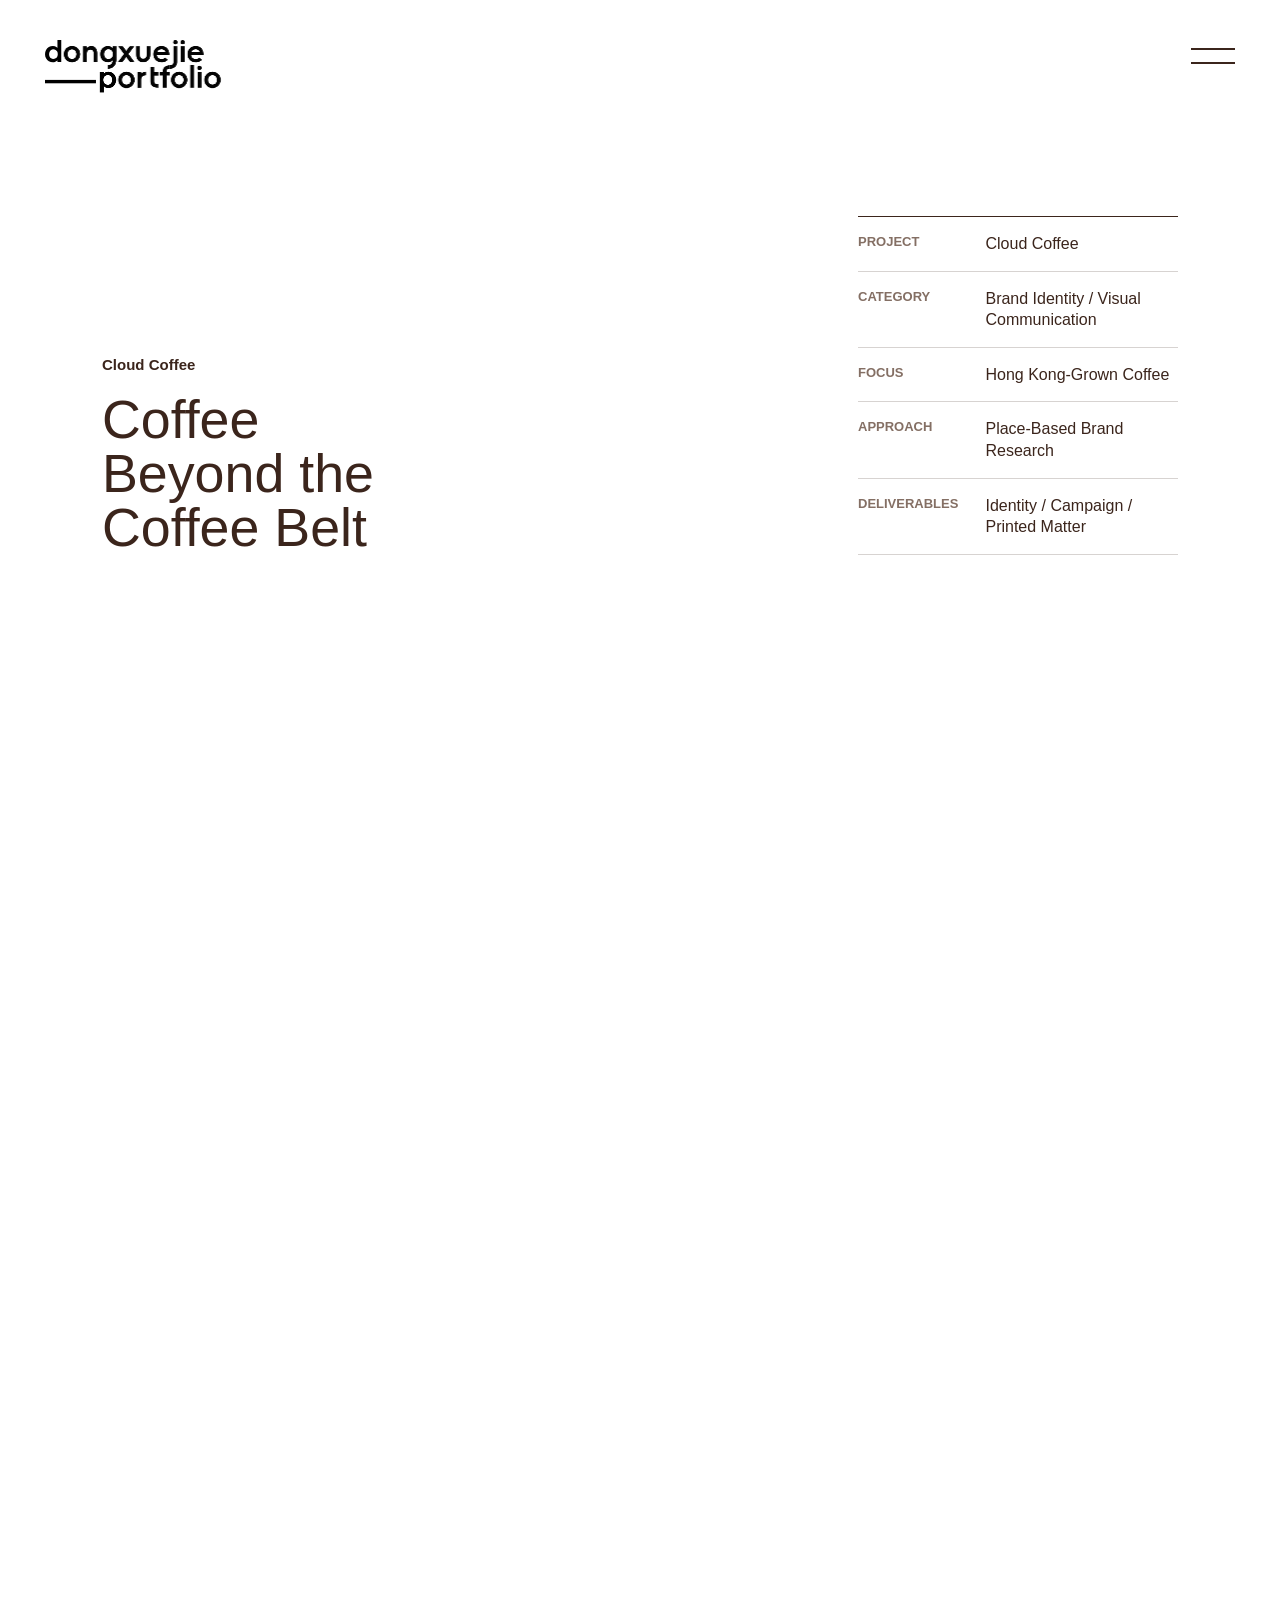
<file: cloud-coffee/index.html>
<!doctype html>
<html lang="en">
  <head>
    <meta charset="UTF-8" />
    <meta name="viewport" content="width=device-width, initial-scale=1.0" />
    <meta
      name="description"
      content="Cloud Coffee is a place-based brand identity project exploring the distinctive value of coffee grown in Hong Kong."
    />
    <meta name="theme-color" content="#ffffff" />
    <title>Cloud Coffee - Dong XueJie</title>
    <link rel="icon" href="../assets/site-logo.svg" type="image/svg+xml" />
    <script>document.documentElement.classList.add('js', 'site-intro-pending');</script>
    <link rel="stylesheet" href="../soultube/styles.css" />
    <link rel="stylesheet" href="./styles.css?v=cloud-layout-20260925" />
    <link rel="stylesheet" href="../detail-reveal.css" />
    <link rel="stylesheet" href="../site-logo.css" />
    <link rel="stylesheet" href="../site-intro.css" />
  </head>
  <body class="cloud-coffee-page">
    <div class="cursor-position" aria-hidden="true">
      <div class="cursor-center">
        <span class="cursor-shape"></span>
      </div>
    </div>

    <header class="site-header">
      <a class="brand" href="../index.html#top" aria-label="Back to portfolio home">
        <span class="brand-motion">
          <svg class="site-logo" viewBox="0 0 488.57 145.82" aria-hidden="true" focusable="false">
            <defs>
              <clipPath id="logo-first-tail-clip"><rect x="47" y="-4" width="446" height="88" /></clipPath>
              <clipPath id="logo-second-tail-clip"><rect x="199" y="65" width="294" height="85" /></clipPath>
            </defs>
            <use class="logo-d" href="../assets/site-logo.svg#logo-d" />
            <g class="logo-tail" clip-path="url(#logo-first-tail-clip)">
              <use href="../assets/site-logo.svg#logo-first-o" />
              <use href="../assets/site-logo.svg#logo-first-n" />
              <use href="../assets/site-logo.svg#logo-first-g" />
              <use href="../assets/site-logo.svg#logo-first-x" />
              <use href="../assets/site-logo.svg#logo-first-u" />
              <use href="../assets/site-logo.svg#logo-first-e-one" />
              <use href="../assets/site-logo.svg#logo-first-j" />
              <use href="../assets/site-logo.svg#logo-first-j-dot" />
              <use href="../assets/site-logo.svg#logo-first-i" />
              <use href="../assets/site-logo.svg#logo-first-i-dot" />
              <use href="../assets/site-logo.svg#logo-first-e-two" />
            </g>
            <use class="logo-rule" href="../assets/site-logo.svg#logo-rule" />
            <use class="logo-p" href="../assets/site-logo.svg#logo-p" />
            <g class="logo-tail" clip-path="url(#logo-second-tail-clip)">
              <use href="../assets/site-logo.svg#logo-second-o-one" />
              <use href="../assets/site-logo.svg#logo-second-r" />
              <use href="../assets/site-logo.svg#logo-second-t" />
              <use href="../assets/site-logo.svg#logo-second-f" />
              <use href="../assets/site-logo.svg#logo-second-o-two" />
              <use href="../assets/site-logo.svg#logo-second-l" />
              <use href="../assets/site-logo.svg#logo-second-i" />
              <use href="../assets/site-logo.svg#logo-second-o-three" />
            </g>
          </svg>
        </span>
      </a>

      <button class="menu-button" type="button" aria-expanded="false" aria-controls="menu-panel">
        <span class="sr-only">Open menu</span>
        <span></span>
        <span></span>
      </button>
    </header>

    <main id="top">
      <section class="project-hero cloud-hero" aria-labelledby="project-title">
        <div class="cloud-hero__content">
          <div class="project-hero__title" data-detail-reveal-group>
            <p class="cloud-project-name reveal-text">Cloud Coffee</p>
            <h1 id="project-title" class="reveal-text">
              <span>Coffee</span>
              <span>Beyond the</span>
              <span>Coffee Belt</span>
            </h1>
          </div>

          <div class="project-hero__introduction" data-detail-reveal-group>
            <dl class="project-meta reveal-text">
              <div><dt>Project</dt><dd>Cloud Coffee</dd></div>
              <div><dt>Category</dt><dd>Brand Identity / Visual Communication</dd></div>
              <div><dt>Focus</dt><dd>Hong Kong-Grown Coffee</dd></div>
              <div><dt>Approach</dt><dd>Place-Based Brand Research</dd></div>
              <div><dt>Deliverables</dt><dd>Identity / Campaign / Printed Matter</dd></div>
            </dl>
          </div>
        </div>
      </section>

      <figure class="project-media media-reveal cloud-hero-media">
        <img
          src="./assets/coffee-garden.jpg"
          alt="Coffee cherries growing among dense green leaves in Hong Kong"
          width="2600"
          height="1838"
          loading="eager"
          decoding="async"
        />
      </figure>

      <section class="cloud-project-summary" aria-label="Cloud Coffee project overview">
        <p class="reveal-body">
          Hong Kong lies outside the traditional Coffee Belt, yet recent experiments have shown that coffee can still be cultivated locally. Coffee flavour is shaped not only by variety, but also by origin, climate, humidity, altitude, fermentation and roasting. For Cloud Coffee, the true distinction lies in the environment that nurtures the bean. The project therefore shifts attention from the bean itself to Hong Kong's landscape, climate and spirit of experimentation.
        </p>
      </section>

      <div class="cloud-research-grid" data-detail-media-group>
        <figure class="project-media media-reveal">
          <img src="./assets/anaerobic-fermentation.jpg" alt="Coffee cherries undergoing anaerobic fermentation" width="2600" height="1838" loading="lazy" decoding="async" />
        </figure>
        <figure class="project-media media-reveal">
          <img src="./assets/coffee-making.jpg" alt="Coffee being prepared in a workshop setting" width="2600" height="1838" loading="lazy" decoding="async" />
        </figure>
        <figure class="project-media media-reveal">
          <img src="./assets/barista-process.jpg" alt="A barista pouring milk into a cup of coffee" width="1838" height="2600" loading="lazy" decoding="async" />
        </figure>
      </div>

      <section class="cloud-text-section" aria-labelledby="environment-title" data-detail-reveal-group>
        <h2 id="environment-title" class="reveal-text">From Bean to Environment</h2>
        <div class="cloud-text-section__copy">
          <p class="reveal-body">Cultivation, fermentation, roasting and preparation are understood as one connected process. Each stage changes the character of the cup, but none can be separated from the conditions in which the coffee is grown.</p>
          <p class="reveal-body">The project therefore looks beyond the bean and treats origin, humidity, terrain and production as parts of the same design story.</p>
        </div>
      </section>

      <div class="cloud-poster-composition" data-detail-media-group>
        <figure class="project-media media-reveal cloud-poster-composition__main">
          <img src="./assets/origin-map-poster.jpg" alt="Cloud Coffee origin poster built around a map of Hong Kong" width="1839" height="2600" loading="lazy" decoding="async" />
        </figure>
        <figure class="project-media media-reveal cloud-poster-composition__secondary">
          <img src="./assets/coffee-map-poster.jpg" alt="Cloud Coffee poster showing Hong Kong inside a cup of coffee" width="1839" height="2600" loading="lazy" decoding="async" />
        </figure>
        <figure class="project-media media-reveal cloud-poster-composition__tertiary">
          <img src="./assets/hong-kong-campaign-poster.jpg" alt="Cloud Coffee campaign poster combining coffee beans with Hong Kong landscape" width="1839" height="2600" loading="lazy" decoding="async" />
        </figure>
      </div>

      <section class="cloud-text-section" aria-labelledby="place-title" data-detail-reveal-group>
        <h2 id="place-title" class="reveal-text">A Brand Shaped by Place</h2>
        <div class="cloud-text-section__copy">
          <p class="reveal-body">Hong Kong's mountainous coastline, changing weather and dense urban geography provide the identity with a more specific point of view than the coffee bean alone.</p>
          <p class="reveal-body">The visual language turns those environmental qualities into a compact mark and a restrained system for print and communication.</p>
        </div>
      </section>

      <div class="cloud-card-pair cloud-card-pair--left" data-detail-media-group>
        <figure class="project-media media-reveal">
          <img src="./assets/business-card-front.jpg" alt="Front of the Cloud Coffee identity card" width="2600" height="1571" loading="lazy" decoding="async" />
        </figure>
        <figure class="project-media media-reveal">
          <img src="./assets/business-card-back.jpg" alt="Back of the Cloud Coffee identity card" width="2600" height="1571" loading="lazy" decoding="async" />
        </figure>
      </div>

      <figure class="project-media media-reveal cloud-card-scene">
        <img src="./assets/business-card-scene.jpg" alt="Cloud Coffee identity cards presented in a coffee workshop" width="2600" height="1838" loading="lazy" decoding="async" />
      </figure>

      <section class="cloud-text-section" aria-labelledby="identity-title" data-detail-reveal-group>
        <h2 id="identity-title" class="reveal-text">Cloud, Water, Mountain, Coffee</h2>
        <div class="cloud-text-section__copy">
          <p class="reveal-body">Clouds, water, mountainous terrain and a coffee drop are reduced into a single visual vocabulary. Together they describe a product whose identity depends on climate and place.</p>
        </div>
      </section>

      <div class="cloud-application-layout">
        <figure class="project-media media-reveal cloud-menu-image">
          <img src="./assets/menu-application.jpg" alt="Cloud Coffee menu system displayed over coffee plant imagery" width="2600" height="1838" loading="lazy" decoding="async" />
        </figure>

        <div class="cloud-card-pair cloud-card-pair--right" data-detail-media-group>
          <figure class="project-media media-reveal">
            <img src="./assets/loyalty-card-front.jpg" alt="Front of the Cloud Coffee loyalty card" width="2600" height="1571" loading="lazy" decoding="async" />
          </figure>
          <figure class="project-media media-reveal">
            <img src="./assets/loyalty-card-back.jpg" alt="Back of the Cloud Coffee loyalty card" width="2600" height="1571" loading="lazy" decoding="async" />
          </figure>
        </div>
      </div>

      <section class="cloud-text-section" aria-labelledby="system-title" data-detail-reveal-group>
        <h2 id="system-title" class="reveal-text">A System in Everyday Use</h2>
        <div class="cloud-text-section__copy">
          <p class="reveal-body">The identity extends across menus, printed cards, loyalty materials, apparel and campaign imagery without changing its core structure.</p>
          <p class="reveal-body">Across each touchpoint, the system remains quiet, recognisable and connected to the environmental idea behind the project.</p>
        </div>
      </section>

      <div class="cloud-apparel-layout">
        <figure class="project-media media-reveal cloud-apparel-image">
          <img src="./assets/apparel-application.jpg" alt="Cloud Coffee identity applied to staff apparel" width="2158" height="2600" loading="lazy" decoding="async" />
        </figure>
      </div>

      <section class="cloud-text-section cloud-final-summary" aria-labelledby="ending-title" data-detail-reveal-group>
        <h2 id="ending-title" class="reveal-text">An Experiment in Flavour</h2>
        <div class="cloud-text-section__copy">
          <p class="reveal-body">Cloud Coffee is more than a coffee brand. From cultivation and fermentation to roasting and communication, it is an ongoing experiment in discovering a flavour shaped by Hong Kong.</p>
        </div>
      </section>

      <footer class="cloud-ending">
        <a class="back-to-projects reveal-text" href="../index.html#selected-work">
          <span>Back to Projects</span>
          <svg aria-hidden="true" viewBox="0 0 18 12"><path d="M1 6h15M11 1l5 5-5 5" /></svg>
        </a>
      </footer>
    </main>

    <aside id="menu-panel" class="menu-panel" aria-hidden="true">
      <nav aria-label="Project navigation">
        <a href="../index.html#top">Index</a>
        <a href="../index.html#selected-work">Work</a>
        <a href="../index.html#career-profile">Profile</a>
      </nav>
    </aside>

    <script src="../cursor-morph.js"></script>
    <script src="../soultube/script.js"></script>
    <script src="../detail-reveal.js"></script>
    <script src="../site-logo.js"></script>
    <script src="../site-intro.js"></script>
  </body>
</html>
</file>
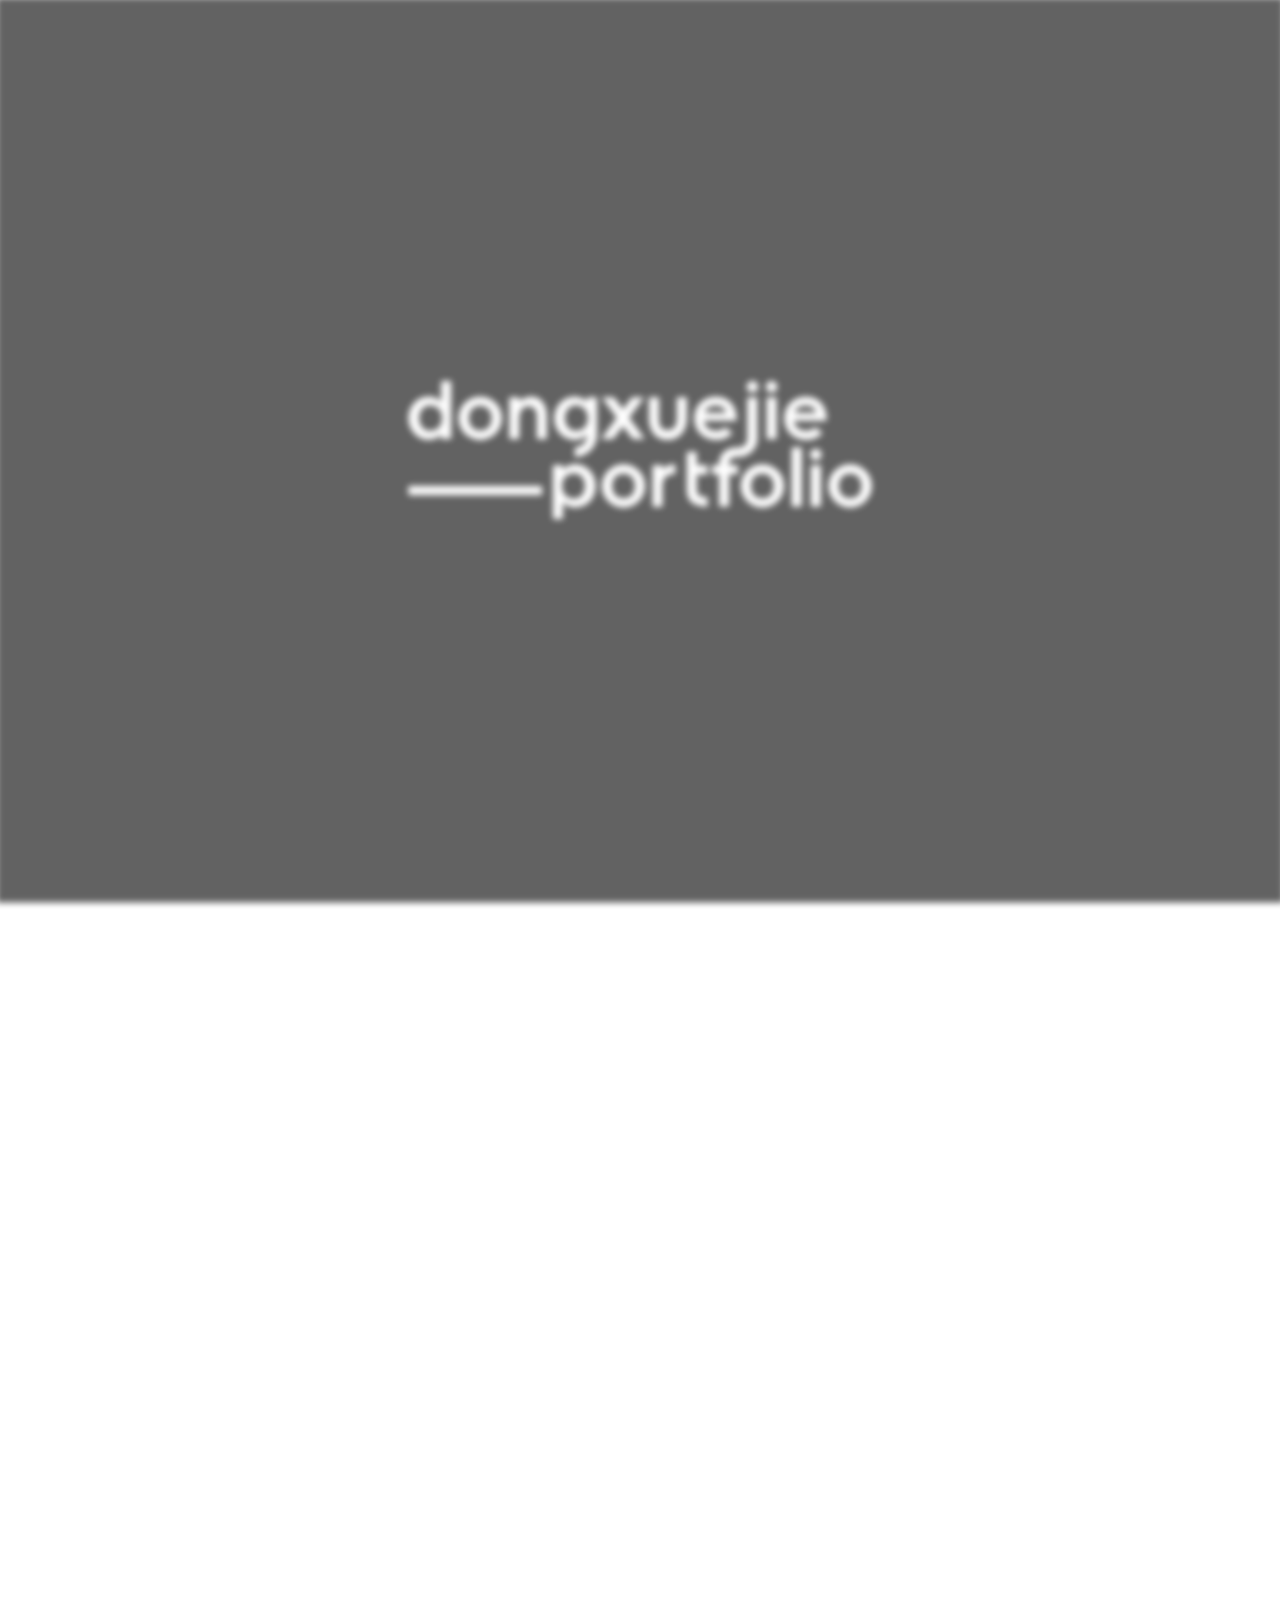
<file: false-harmony/index.html>
<!doctype html>
<html lang="en">
  <head>
    <meta charset="UTF-8" />
    <meta name="viewport" content="width=device-width, initial-scale=1.0" />
    <meta
      name="description"
      content="False Harmony is a two-poster series exploring outward calm and concealed emotional contradiction."
    />
    <meta name="theme-color" content="#ffffff" />
    <title>False Harmony - Dong XueJie</title>
    <script>document.documentElement.classList.add('js', 'site-intro-pending');</script>
    <link rel="stylesheet" href="../soultube/styles.css" />
    <link rel="stylesheet" href="./styles.css" />
    <link rel="stylesheet" href="../detail-reveal.css" />
    <link rel="stylesheet" href="../site-logo.css" />
    <link rel="stylesheet" href="../site-intro.css" />
  </head>
  <body>
    <div class="cursor-position" aria-hidden="true">
      <div class="cursor-center">
        <span class="cursor-shape"></span>
      </div>
    </div>

    <header class="site-header">
      <a class="brand" href="../index.html#top" aria-label="Back to portfolio home">
        <span class="brand-motion">
          <svg class="site-logo" viewBox="0 0 488.57 145.82" aria-hidden="true" focusable="false">
            <defs>
              <clipPath id="logo-first-tail-clip"><rect x="47" y="-4" width="446" height="88" /></clipPath>
              <clipPath id="logo-second-tail-clip"><rect x="199" y="65" width="294" height="85" /></clipPath>
            </defs>
            <use class="logo-d" href="../assets/site-logo.svg#logo-d" />
            <g class="logo-tail" clip-path="url(#logo-first-tail-clip)">
              <use href="../assets/site-logo.svg#logo-first-o" />
              <use href="../assets/site-logo.svg#logo-first-n" />
              <use href="../assets/site-logo.svg#logo-first-g" />
              <use href="../assets/site-logo.svg#logo-first-x" />
              <use href="../assets/site-logo.svg#logo-first-u" />
              <use href="../assets/site-logo.svg#logo-first-e-one" />
              <use href="../assets/site-logo.svg#logo-first-j" />
              <use href="../assets/site-logo.svg#logo-first-j-dot" />
              <use href="../assets/site-logo.svg#logo-first-i" />
              <use href="../assets/site-logo.svg#logo-first-i-dot" />
              <use href="../assets/site-logo.svg#logo-first-e-two" />
            </g>
            <use class="logo-rule" href="../assets/site-logo.svg#logo-rule" />
            <use class="logo-p" href="../assets/site-logo.svg#logo-p" />
            <g class="logo-tail" clip-path="url(#logo-second-tail-clip)">
              <use href="../assets/site-logo.svg#logo-second-o-one" />
              <use href="../assets/site-logo.svg#logo-second-r" />
              <use href="../assets/site-logo.svg#logo-second-t" />
              <use href="../assets/site-logo.svg#logo-second-f" />
              <use href="../assets/site-logo.svg#logo-second-o-two" />
              <use href="../assets/site-logo.svg#logo-second-l" />
              <use href="../assets/site-logo.svg#logo-second-i" />
              <use href="../assets/site-logo.svg#logo-second-o-three" />
            </g>
          </svg>
        </span>
      </a>

      <button class="menu-button" type="button" aria-expanded="false" aria-controls="menu-panel">
        <span class="sr-only">Open menu</span>
        <span></span>
        <span></span>
      </button>
    </header>

    <main id="top">
      <section class="project-hero harmony-hero" aria-labelledby="project-title">
        <div class="project-hero__title reveal-text">
          <h1 id="project-title"><span>False</span><span>Harmony</span></h1>
        </div>

        <div class="project-hero__introduction" data-detail-reveal-group>
          <p class="project-intro reveal-body">
            False Harmony is a two-poster series exploring the tension between outward calm and concealed emotional contradiction. Repeated faces become a visual metaphor for identity, concealment, and the pressure to maintain an appearance of harmony.
          </p>

          <dl class="project-meta reveal-text">
            <div>
              <dt>Project</dt>
              <dd>False Harmony</dd>
            </div>
            <div>
              <dt>Category</dt>
              <dd>Poster Design / Visual Communication</dd>
            </div>
            <div>
              <dt>Format</dt>
              <dd>Two-poster Series</dd>
            </div>
            <div>
              <dt>Role</dt>
              <dd>Concept / Illustration / Graphic Design</dd>
            </div>
            <div>
              <dt>Recognition</dt>
              <dd>Selected, JAGDA International Student Poster Award 2026</dd>
            </div>
          </dl>
        </div>
      </section>

      <figure class="project-media project-media--wide media-reveal harmony-mockup">
        <img
          src="./assets/false-harmony-mockup.avif"
          alt="False Harmony two-poster series displayed together outdoors"
        />
      </figure>

      <section class="project-section harmony-concept" aria-labelledby="concept-title">
        <div class="section-heading harmony-concept__heading">
          <h2 id="concept-title" class="reveal-text">Concept</h2>
          <div class="harmony-concept__copy" data-detail-reveal-group>
            <p class="harmony-concept__lead reveal-body">
              Harmony can appear calm on the surface while concealing repetition, pressure, and emotional instability underneath.
            </p>
            <p class="reveal-body">
              The two posters form a continuous visual sequence. In the first image, the figure observes and handles a face. In the second, faces are folded and accumulated, turning identity into something repeatable, replaceable, and increasingly distant from the individual.
            </p>
          </div>
        </div>

        <div class="harmony-diptych" aria-label="False Harmony two-poster series" data-detail-media-group>
          <figure class="project-media media-reveal">
            <img
              src="./assets/false-harmony-poster-01.png"
              alt="False Harmony poster showing a seated figure examining a face"
            />
          </figure>
          <figure class="project-media media-reveal" style="--media-reveal-delay: 0.14s">
            <img
              src="./assets/false-harmony-poster-02.png"
              alt="False Harmony poster showing repeated faces folded and accumulated"
            />
          </figure>
        </div>
      </section>

      <section class="project-section harmony-award" aria-labelledby="award-title">
        <div class="harmony-award__layout">
          <div class="harmony-award__copy" data-detail-reveal-group>
            <p class="harmony-award__status reveal-text">Selected</p>
            <h2 id="award-title" class="reveal-body">JAGDA International Student Poster Award</h2>
          </div>
          <p class="harmony-award__year reveal-text">2026</p>
        </div>
      </section>

      <section class="project-ending harmony-ending" aria-labelledby="ending-title" data-detail-reveal-group>
        <h2 id="ending-title" class="reveal-text">Two images.<br />One unstable harmony.</h2>
        <a class="back-to-projects reveal-text" href="../index.html#selected-work">
          <span>Back to Projects</span>
          <svg aria-hidden="true" viewBox="0 0 18 12"><path d="M1 6h15M11 1l5 5-5 5" /></svg>
        </a>
      </section>
    </main>

    <aside id="menu-panel" class="menu-panel" aria-hidden="true">
      <nav aria-label="Project navigation">
        <a href="../index.html#top">Index</a>
        <a href="../index.html#selected-work">Work</a>
        <a href="../index.html#career-profile">Profile</a>
      </nav>
    </aside>

    <script src="../cursor-morph.js"></script>
    <script src="../soultube/script.js"></script>
    <script src="../detail-reveal.js"></script>
    <script src="../site-logo.js"></script>
    <script src="../site-intro.js"></script>
  </body>
</html>
</file>
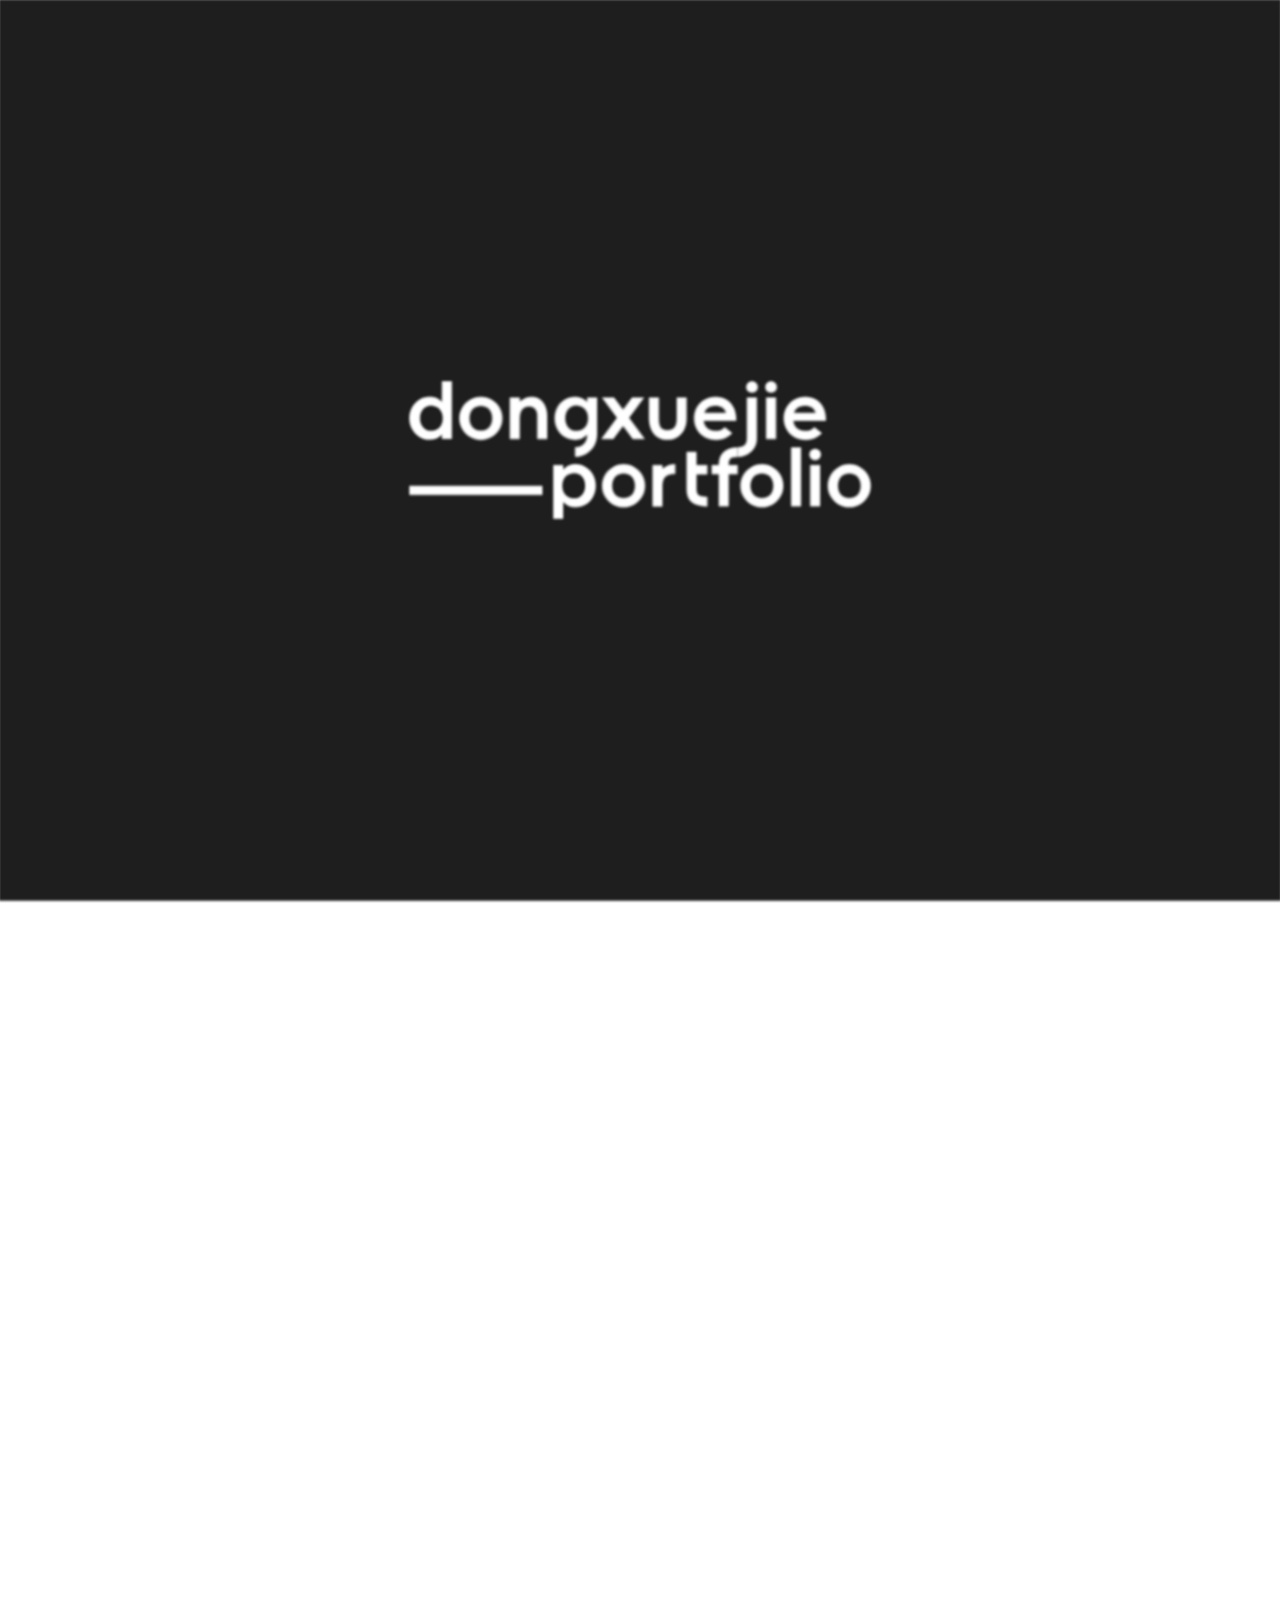
<file: harmony-is/index.html>
<!doctype html>
<html lang="en">
  <head>
    <meta charset="UTF-8" />
    <meta name="viewport" content="width=device-width, initial-scale=1.0" />
    <meta
      name="description"
      content="Harmony Is... is a three-poster series reconsidering the traditional expression Yi He Wei Gui through fragmented characters, movement and intentional absence."
    />
    <meta name="theme-color" content="#ffffff" />
    <title>Harmony Is... - Dong XueJie</title>
    <script>document.documentElement.classList.add('js', 'site-intro-pending');</script>
    <link rel="stylesheet" href="../soultube/styles.css" />
    <link rel="stylesheet" href="./styles.css" />
    <link rel="stylesheet" href="../detail-reveal.css" />
    <link rel="stylesheet" href="../site-logo.css" />
    <link rel="stylesheet" href="../site-intro.css" />
  </head>
  <body class="harmony-is-page">
    <div class="cursor-position" aria-hidden="true">
      <div class="cursor-center">
        <span class="cursor-shape"></span>
      </div>
    </div>

    <header class="site-header">
      <a class="brand" href="../index.html#top" aria-label="Back to portfolio home">
        <span class="brand-motion">
          <svg class="site-logo" viewBox="0 0 488.57 145.82" aria-hidden="true" focusable="false">
            <defs>
              <clipPath id="logo-first-tail-clip"><rect x="47" y="-4" width="446" height="88" /></clipPath>
              <clipPath id="logo-second-tail-clip"><rect x="199" y="65" width="294" height="85" /></clipPath>
            </defs>
            <use class="logo-d" href="../assets/site-logo.svg#logo-d" />
            <g class="logo-tail" clip-path="url(#logo-first-tail-clip)">
              <use href="../assets/site-logo.svg#logo-first-o" />
              <use href="../assets/site-logo.svg#logo-first-n" />
              <use href="../assets/site-logo.svg#logo-first-g" />
              <use href="../assets/site-logo.svg#logo-first-x" />
              <use href="../assets/site-logo.svg#logo-first-u" />
              <use href="../assets/site-logo.svg#logo-first-e-one" />
              <use href="../assets/site-logo.svg#logo-first-j" />
              <use href="../assets/site-logo.svg#logo-first-j-dot" />
              <use href="../assets/site-logo.svg#logo-first-i" />
              <use href="../assets/site-logo.svg#logo-first-i-dot" />
              <use href="../assets/site-logo.svg#logo-first-e-two" />
            </g>
            <use class="logo-rule" href="../assets/site-logo.svg#logo-rule" />
            <use class="logo-p" href="../assets/site-logo.svg#logo-p" />
            <g class="logo-tail" clip-path="url(#logo-second-tail-clip)">
              <use href="../assets/site-logo.svg#logo-second-o-one" />
              <use href="../assets/site-logo.svg#logo-second-r" />
              <use href="../assets/site-logo.svg#logo-second-t" />
              <use href="../assets/site-logo.svg#logo-second-f" />
              <use href="../assets/site-logo.svg#logo-second-o-two" />
              <use href="../assets/site-logo.svg#logo-second-l" />
              <use href="../assets/site-logo.svg#logo-second-i" />
              <use href="../assets/site-logo.svg#logo-second-o-three" />
            </g>
          </svg>
        </span>
      </a>

      <button class="menu-button" type="button" aria-expanded="false" aria-controls="menu-panel">
        <span class="sr-only">Open menu</span>
        <span></span>
        <span></span>
      </button>
    </header>

    <main id="top">
      <section class="project-hero harmony-is-hero" aria-labelledby="project-title">
        <div class="project-hero__title reveal-text">
          <h1 id="project-title"><span>Harmony</span><span>Is...</span></h1>
        </div>

        <div class="project-hero__introduction" data-detail-reveal-group>
          <p class="project-intro reveal-body">
            A three-poster series that reconsiders the traditional expression “Yi He Wei Gui” by separating its meaning into fragments, movements and an intentional absence.
          </p>

          <dl class="project-meta reveal-text">
            <div>
              <dt>Project</dt>
              <dd>Harmony Is...</dd>
            </div>
            <div>
              <dt>Category</dt>
              <dd>Poster Design / Visual Communication</dd>
            </div>
            <div>
              <dt>Format</dt>
              <dd>Three-poster Series</dd>
            </div>
            <div>
              <dt>Role</dt>
              <dd>Concept / Typography / Poster Design</dd>
            </div>
            <div>
              <dt>Recognition</dt>
              <dd>Selected – Exhibition Only, JAGDA International Student Poster Award 2026</dd>
            </div>
          </dl>
        </div>
      </section>

      <figure class="project-media project-media--wide media-reveal harmony-is-main-image">
        <img
          src="./assets/harmony-posters.jpg"
          alt="Harmony Is three-poster series showing the separated characters Yi, He and Wei"
          width="8000"
          height="5365"
          loading="eager"
          decoding="async"
        />
      </figure>

      <section class="project-section harmony-is-concept" aria-labelledby="concept-title">
        <div class="section-heading harmony-is-concept__heading">
          <h2 id="concept-title" class="reveal-text">Concept</h2>
          <div class="harmony-is-concept__copy" data-detail-reveal-group>
            <p class="reveal-body">
              “Yi He Wei Gui” (“Harmony is to be valued”) is a widely known traditional expression that emphasizes the importance of harmony. In this work, the three characters “Yi,” “He,” and “Wei” are separated across three posters, while the final character, “Gui,” is left as an intentional blank space.
            </p>
            <p class="reveal-body">
              The forms of the characters incorporate traces of human movement, while the lines represent the trajectories of relationships in which people meet, drift apart, and reconnect. The absence of “Gui” is not a negation, but a deliberate space that invites viewers to draw on their own experiences and imagine an alternative answer.
            </p>
            <p class="reveal-body">
              By opening up a phrase whose meaning has long been fixed, this work raises the question once again: What does “harmony” truly mean?
            </p>
          </div>
        </div>
      </section>

      <section class="project-section harmony-is-award" aria-labelledby="award-title">
        <div class="harmony-is-award__layout">
          <div class="harmony-is-award__copy" data-detail-reveal-group>
            <p class="harmony-is-award__status reveal-text">Selected – Exhibition Only</p>
            <h2 id="award-title" class="reveal-body">JAGDA International Student Poster Award</h2>
          </div>
          <p class="harmony-is-award__year reveal-text">2026</p>
        </div>
      </section>

      <section class="project-ending harmony-is-ending" aria-labelledby="ending-title" data-detail-reveal-group>
        <h2 id="ending-title" class="reveal-text">Harmony is not completed by the phrase.</h2>
        <a class="back-to-projects reveal-text" href="../index.html#selected-work">
          <span>Back to Projects</span>
          <svg aria-hidden="true" viewBox="0 0 18 12"><path d="M1 6h15M11 1l5 5-5 5" /></svg>
        </a>
      </section>
    </main>

    <aside id="menu-panel" class="menu-panel" aria-hidden="true">
      <nav aria-label="Project navigation">
        <a href="../index.html#top">Index</a>
        <a href="../index.html#selected-work">Work</a>
        <a href="../index.html#career-profile">Profile</a>
      </nav>
    </aside>

    <script src="../cursor-morph.js"></script>
    <script src="../soultube/script.js"></script>
    <script src="../detail-reveal.js"></script>
    <script src="../site-logo.js"></script>
    <script src="../site-intro.js"></script>
  </body>
</html>
</file>
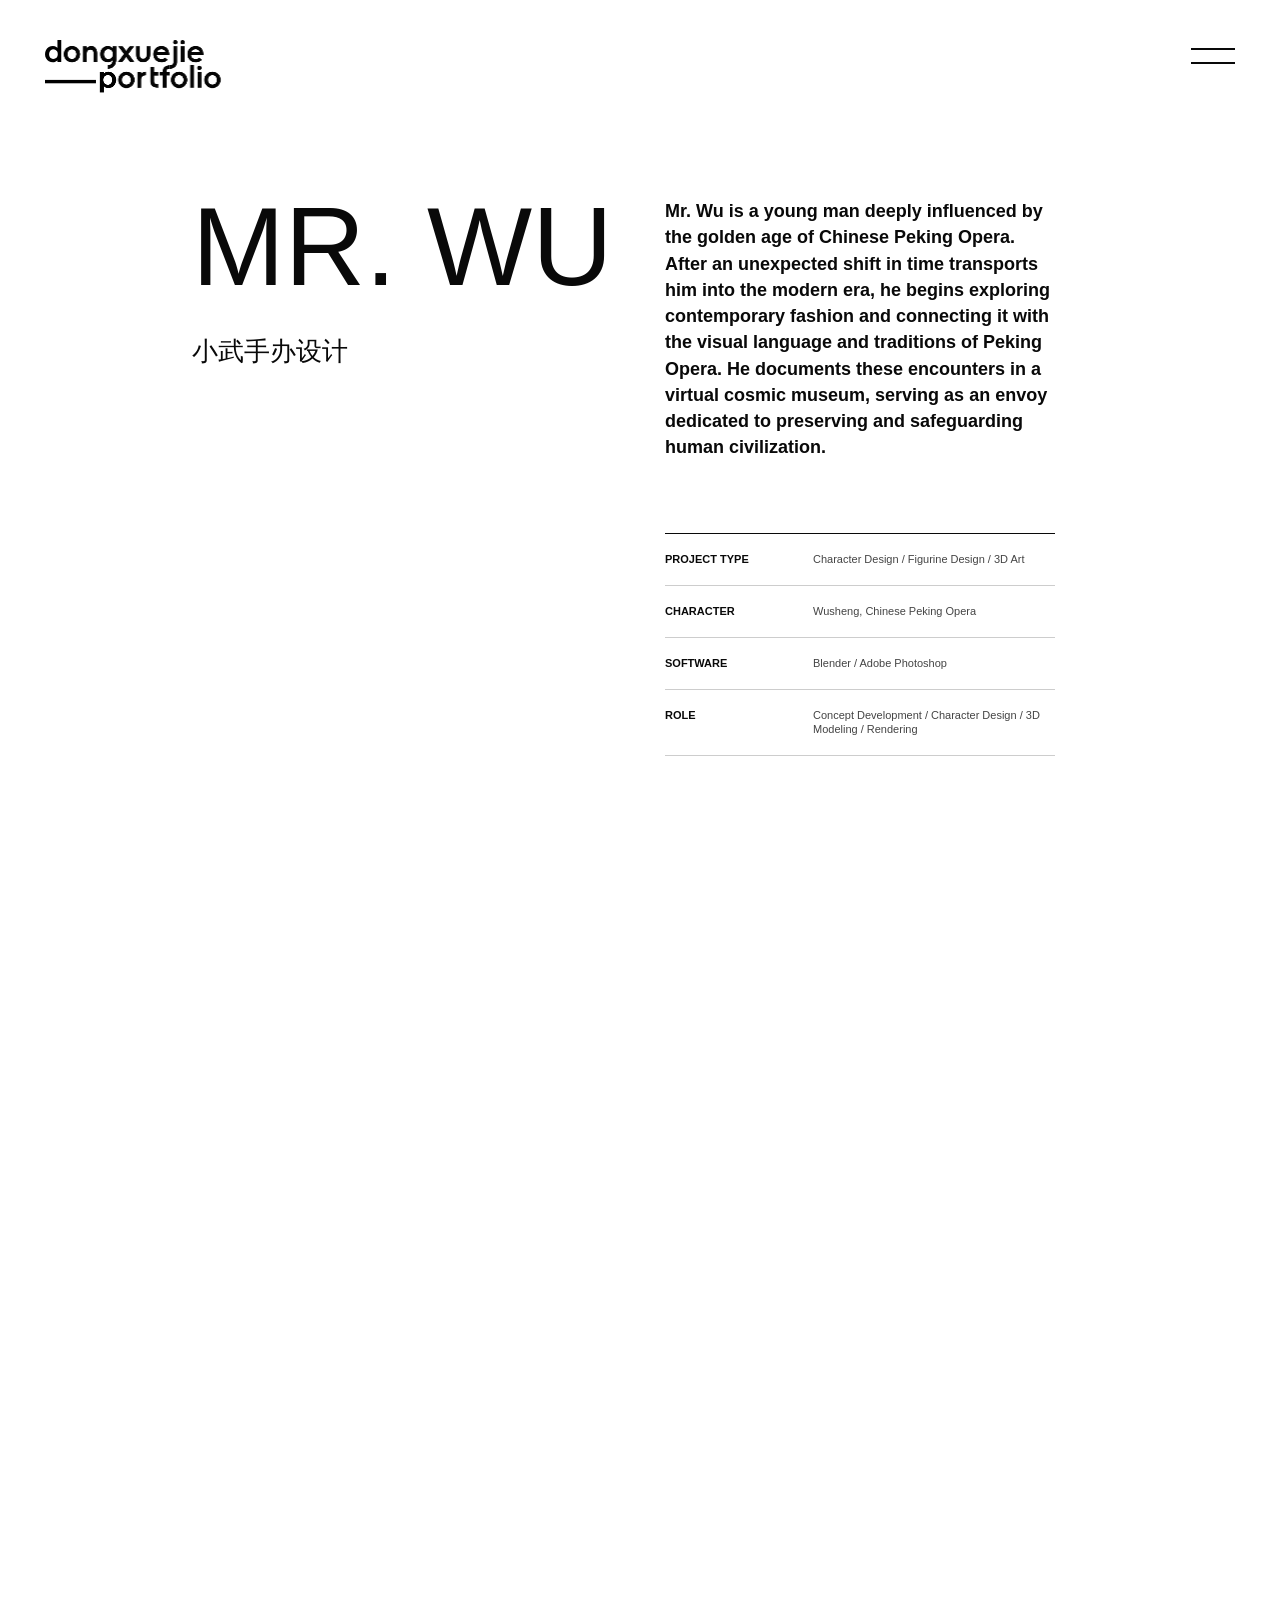
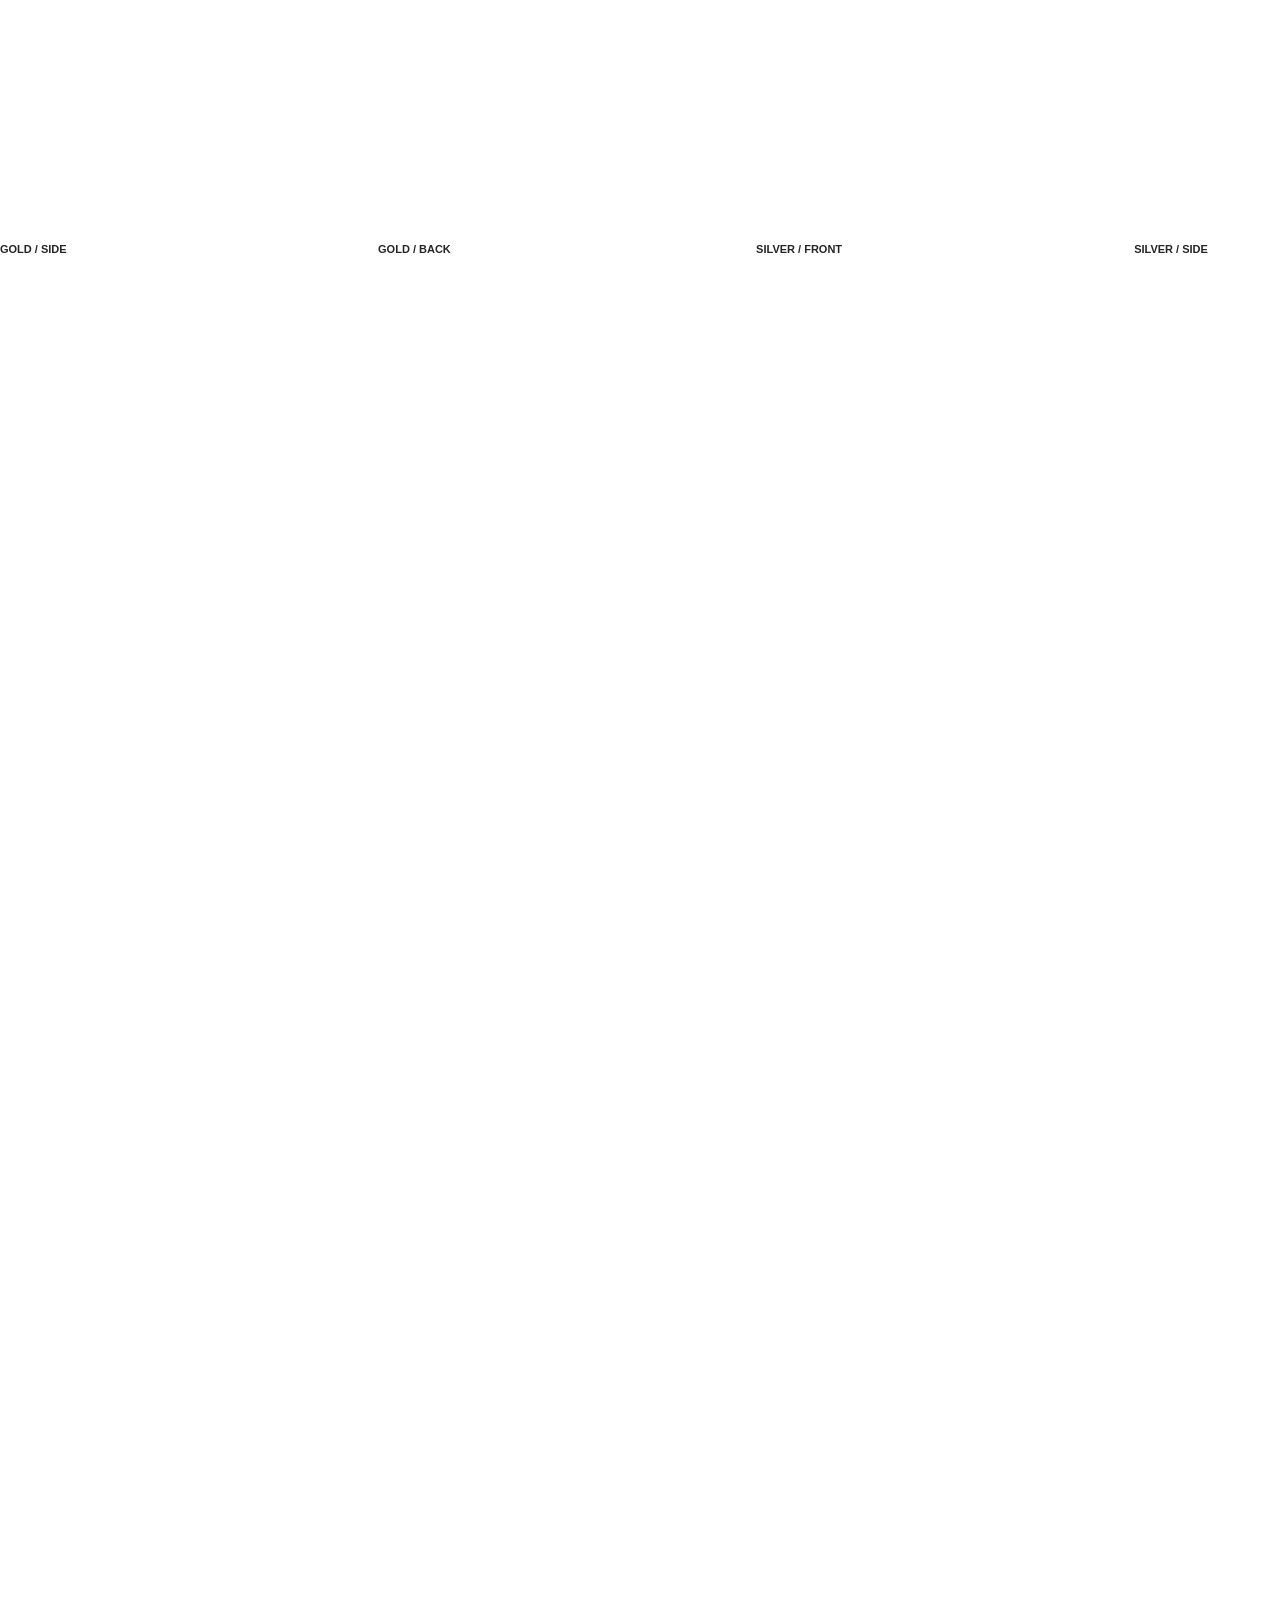
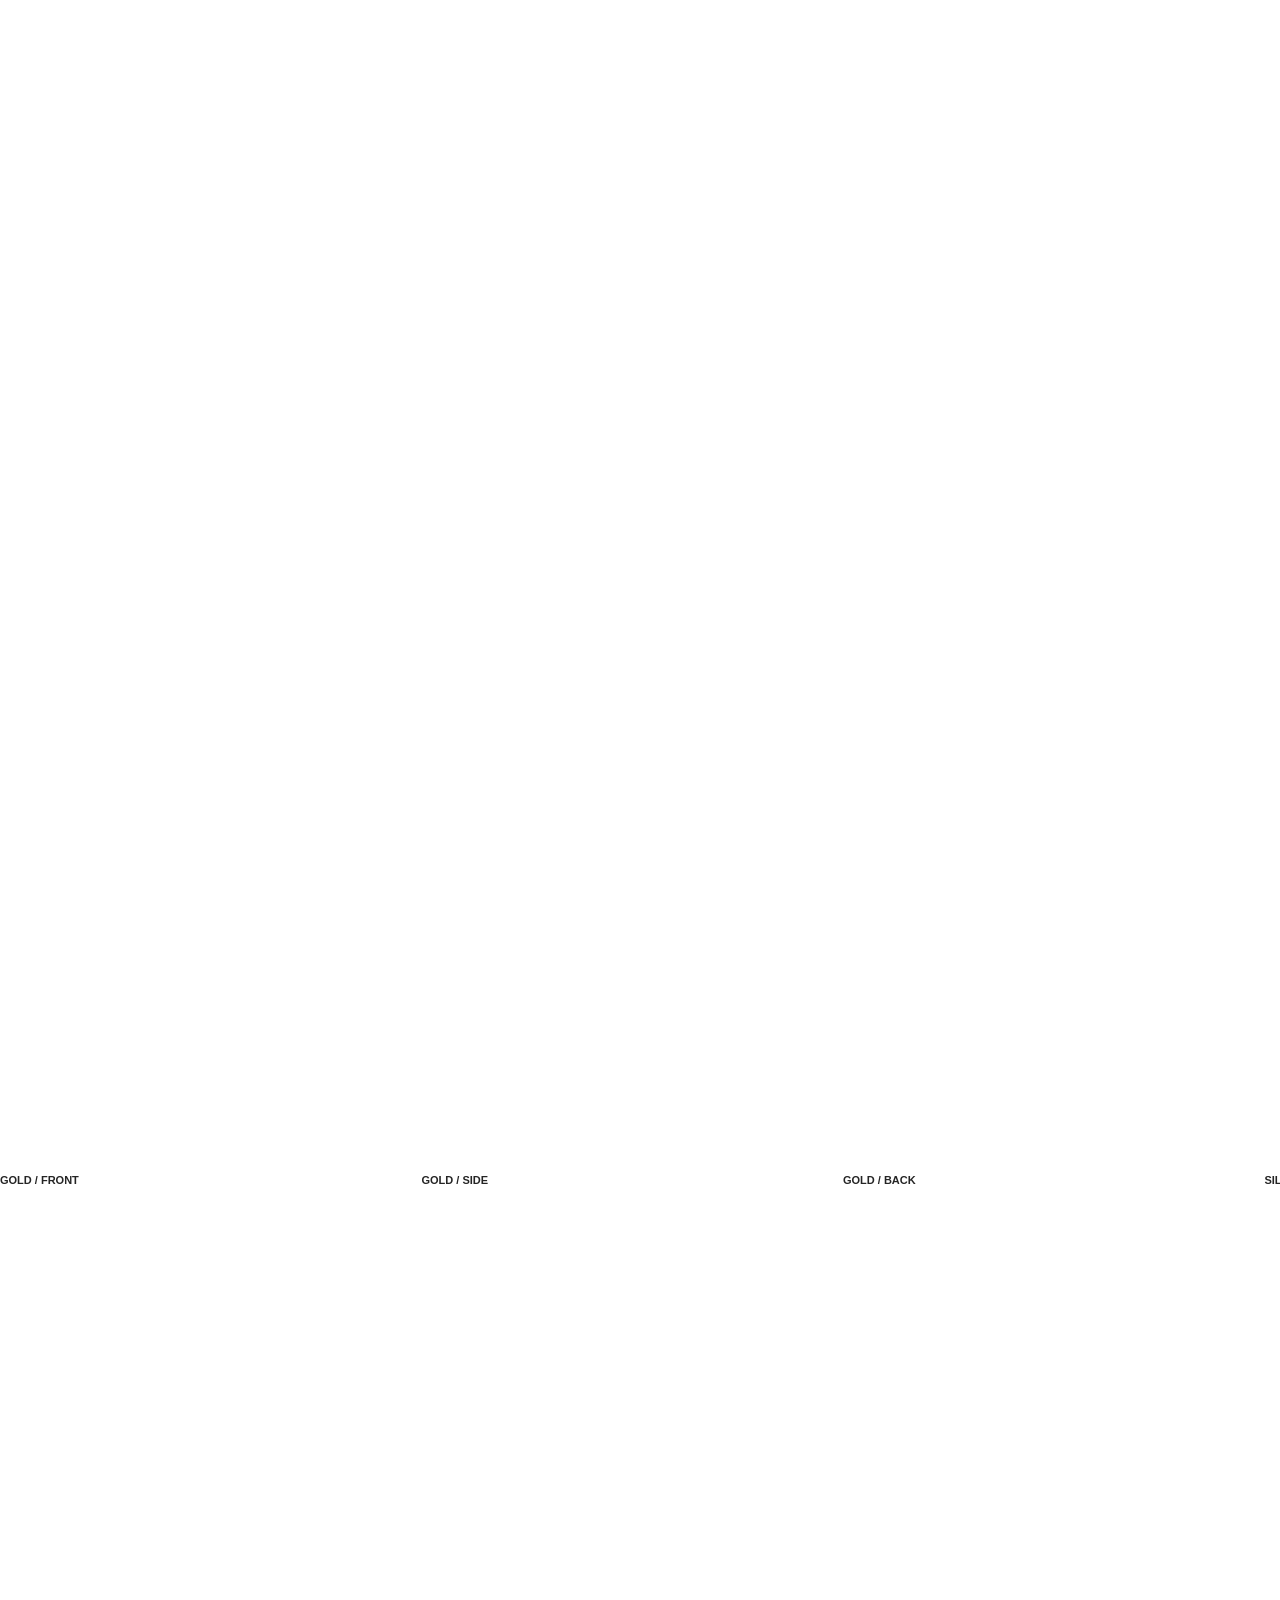
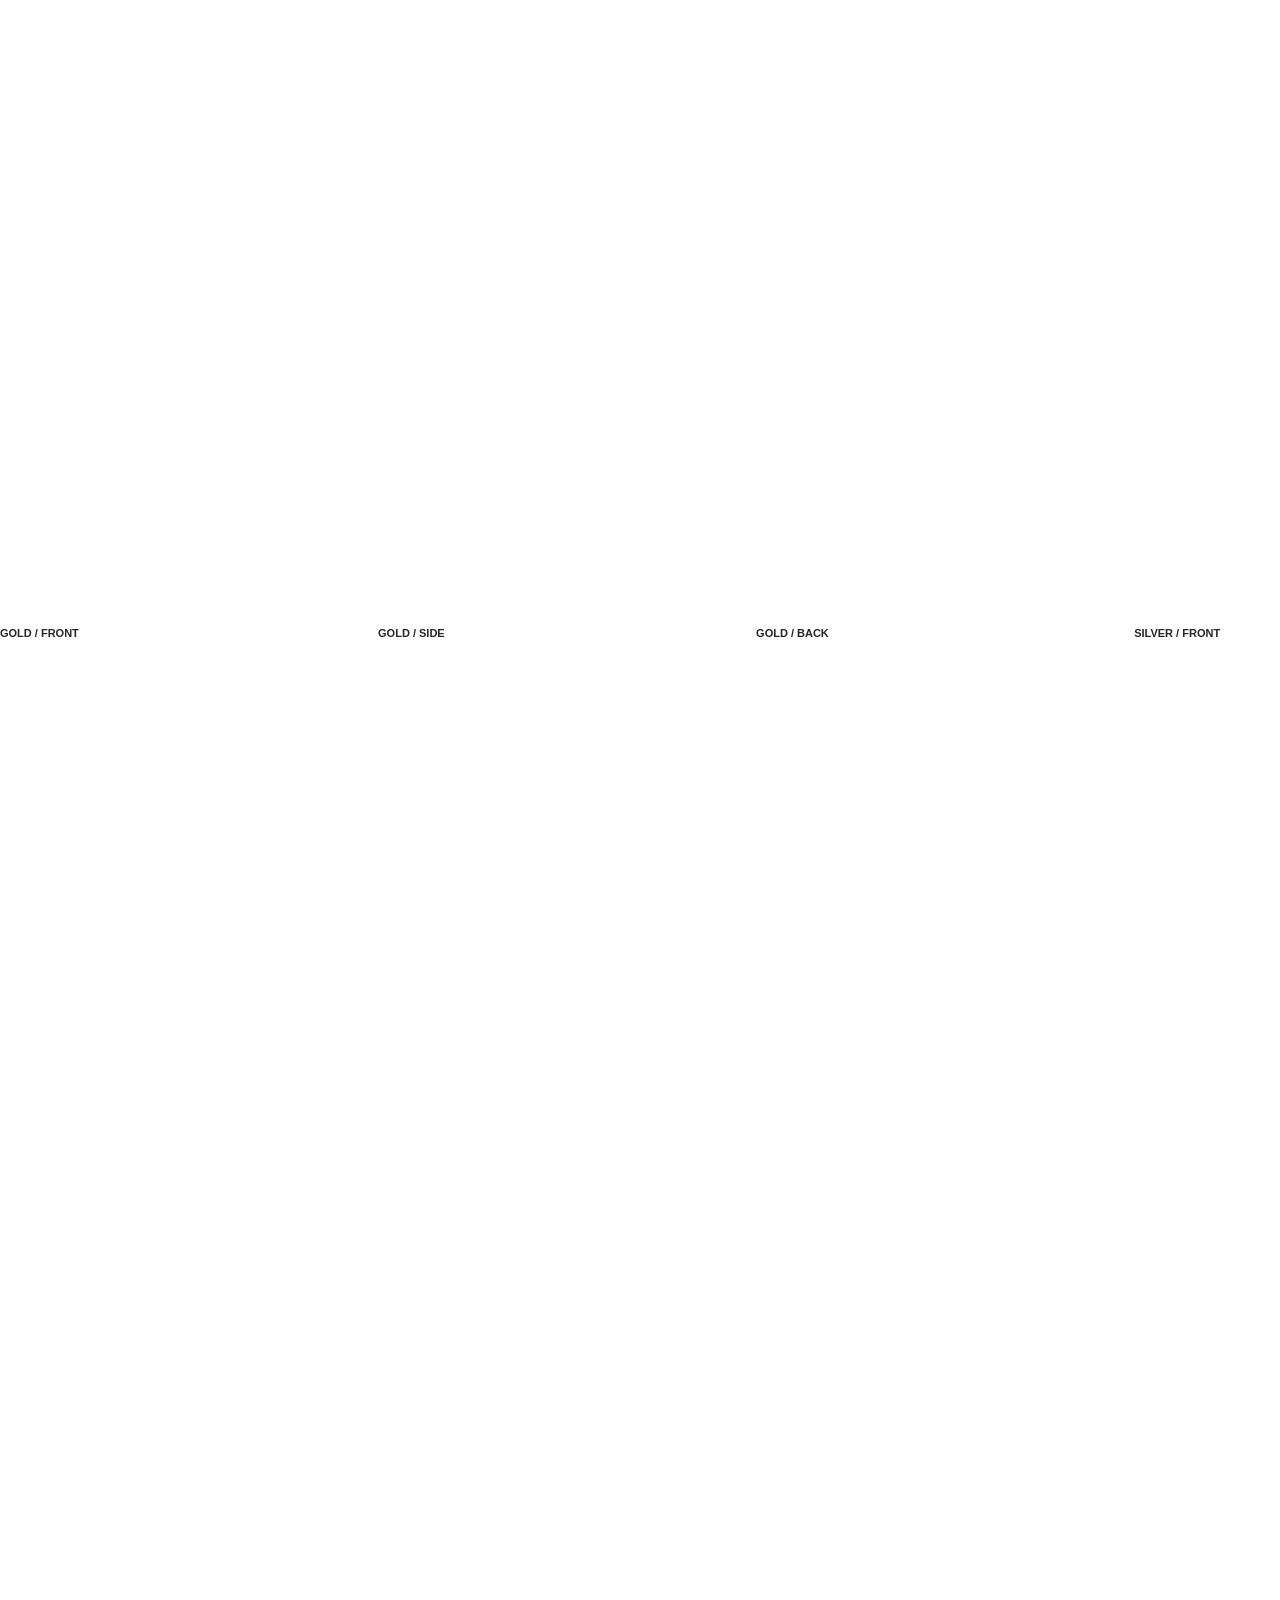
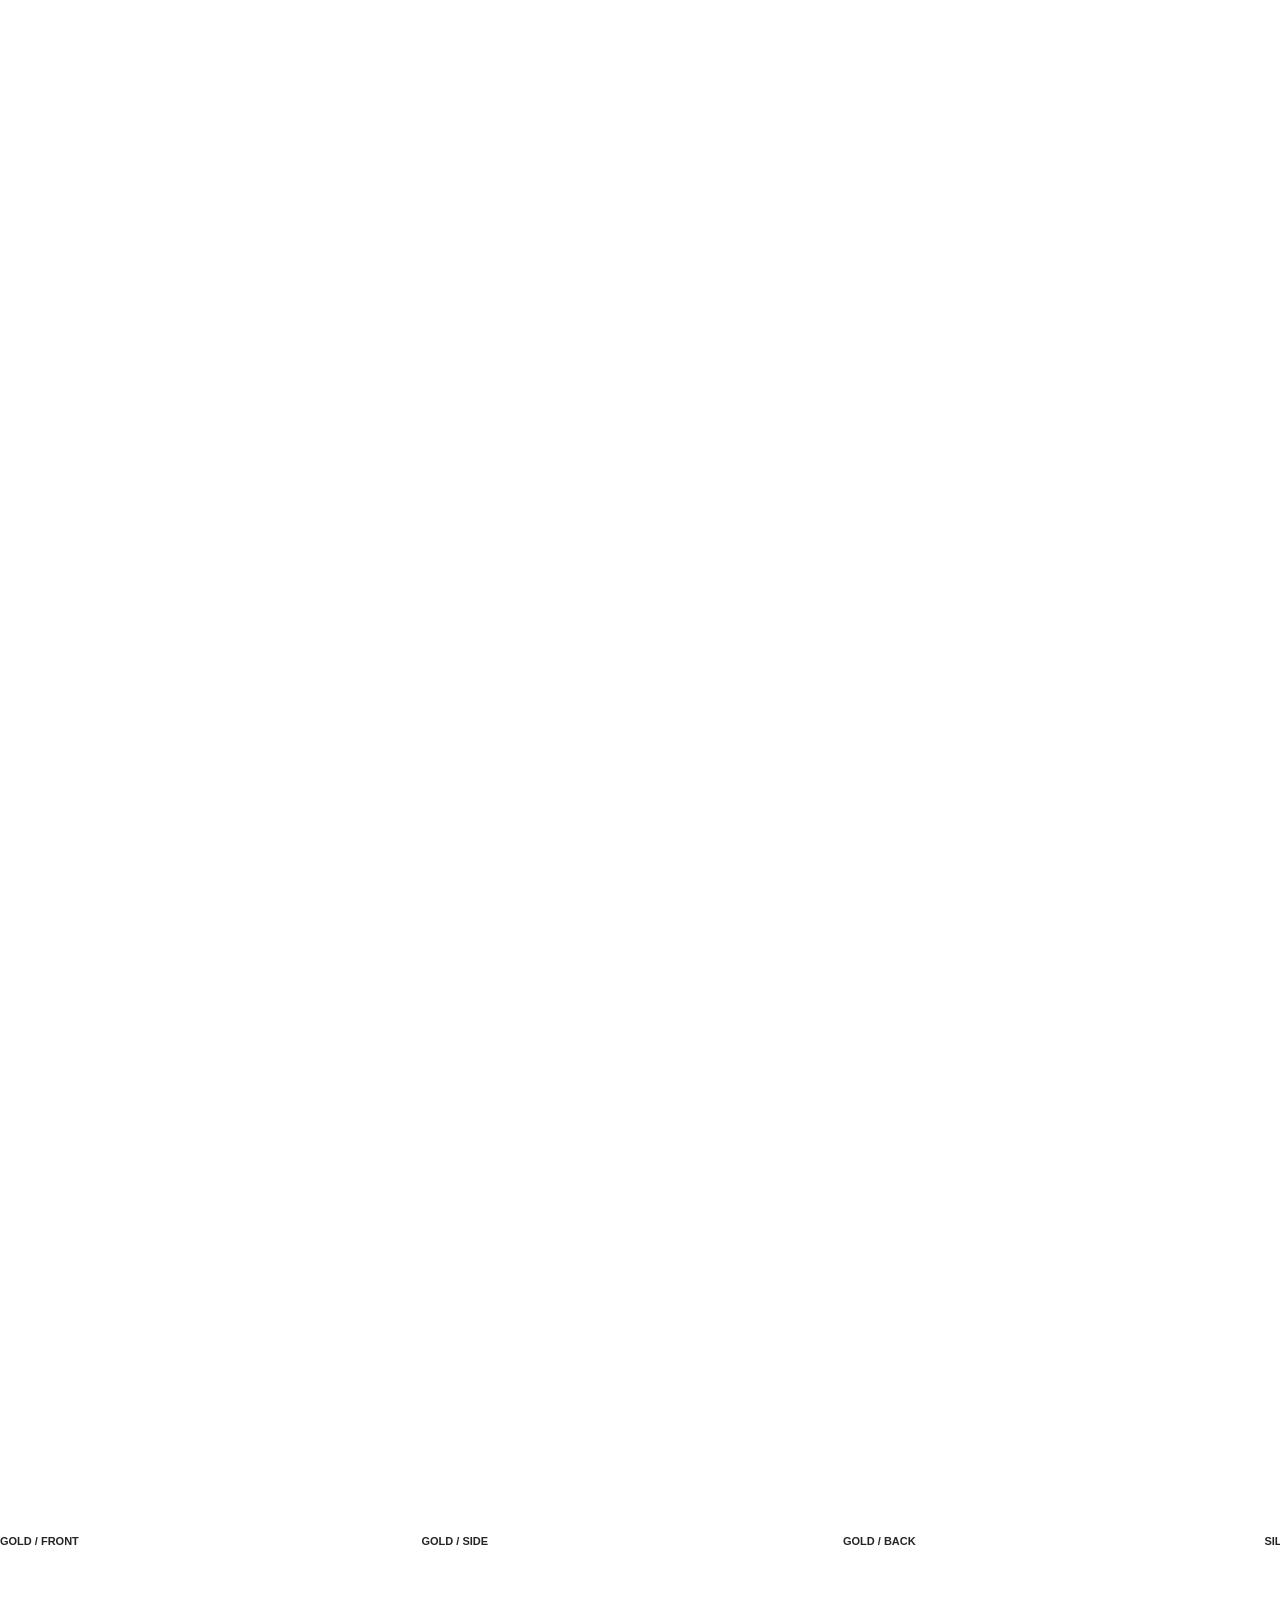
<file: mr-wu/index.html>
<!doctype html>
<html lang="en">
  <head>
    <meta charset="UTF-8" />
    <meta name="viewport" content="width=device-width, initial-scale=1.0" />
    <meta
      name="description"
      content="MR. WU is a character and figurine design project inspired by the visual traditions of Chinese Peking Opera wusheng roles."
    />
    <meta name="theme-color" content="#ffffff" />
    <title>MR. WU - Dong XueJie</title>
    <script>document.documentElement.classList.add('js', 'site-intro-pending');</script>
    <link rel="stylesheet" href="../soultube/styles.css" />
    <link rel="stylesheet" href="./styles.css" />
    <link rel="stylesheet" href="../detail-reveal.css" />
    <link rel="stylesheet" href="../site-logo.css" />
    <link rel="stylesheet" href="../site-intro.css" />
  </head>
  <body class="mr-wu-page">
    <div class="cursor-position" aria-hidden="true">
      <div class="cursor-center">
        <span class="cursor-shape"></span>
      </div>
    </div>

    <header class="site-header">
      <a class="brand" href="../index.html#top" aria-label="Back to portfolio home">
        <span class="brand-motion">
          <svg class="site-logo" viewBox="0 0 488.57 145.82" aria-hidden="true" focusable="false">
            <defs>
              <clipPath id="logo-first-tail-clip"><rect x="47" y="-4" width="446" height="88" /></clipPath>
              <clipPath id="logo-second-tail-clip"><rect x="199" y="65" width="294" height="85" /></clipPath>
            </defs>
            <use class="logo-d" href="../assets/site-logo.svg#logo-d" />
            <g class="logo-tail" clip-path="url(#logo-first-tail-clip)">
              <use href="../assets/site-logo.svg#logo-first-o" />
              <use href="../assets/site-logo.svg#logo-first-n" />
              <use href="../assets/site-logo.svg#logo-first-g" />
              <use href="../assets/site-logo.svg#logo-first-x" />
              <use href="../assets/site-logo.svg#logo-first-u" />
              <use href="../assets/site-logo.svg#logo-first-e-one" />
              <use href="../assets/site-logo.svg#logo-first-j" />
              <use href="../assets/site-logo.svg#logo-first-j-dot" />
              <use href="../assets/site-logo.svg#logo-first-i" />
              <use href="../assets/site-logo.svg#logo-first-i-dot" />
              <use href="../assets/site-logo.svg#logo-first-e-two" />
            </g>
            <use class="logo-rule" href="../assets/site-logo.svg#logo-rule" />
            <use class="logo-p" href="../assets/site-logo.svg#logo-p" />
            <g class="logo-tail" clip-path="url(#logo-second-tail-clip)">
              <use href="../assets/site-logo.svg#logo-second-o-one" />
              <use href="../assets/site-logo.svg#logo-second-r" />
              <use href="../assets/site-logo.svg#logo-second-t" />
              <use href="../assets/site-logo.svg#logo-second-f" />
              <use href="../assets/site-logo.svg#logo-second-o-two" />
              <use href="../assets/site-logo.svg#logo-second-l" />
              <use href="../assets/site-logo.svg#logo-second-i" />
              <use href="../assets/site-logo.svg#logo-second-o-three" />
            </g>
          </svg>
        </span>
      </a>

      <button class="menu-button" type="button" aria-expanded="false" aria-controls="menu-panel">
        <span class="sr-only">Open menu</span>
        <span></span>
        <span></span>
      </button>
    </header>

    <main id="top">
      <section class="project-hero mr-wu-hero" aria-labelledby="project-title">
        <div class="project-hero__title reveal-text">
          <h1 id="project-title">MR. WU</h1>
          <p class="mr-wu-subtitle" lang="zh-Hans">小武手办设计</p>
        </div>

        <div class="project-hero__introduction" data-detail-reveal-group>
          <p class="project-intro reveal-body">
            Mr. Wu is a young man deeply influenced by the golden age of Chinese Peking Opera. After an unexpected shift in time transports him into the modern era, he begins exploring contemporary fashion and connecting it with the visual language and traditions of Peking Opera. He documents these encounters in a virtual cosmic museum, serving as an envoy dedicated to preserving and safeguarding human civilization.
          </p>

          <dl class="project-meta reveal-text">
            <div>
              <dt>Project Type</dt>
              <dd>Character Design / Figurine Design / 3D Art</dd>
            </div>
            <div>
              <dt>Character</dt>
              <dd>Wusheng, Chinese Peking Opera</dd>
            </div>
            <div>
              <dt>Software</dt>
              <dd>Blender / Adobe Photoshop</dd>
            </div>
            <div>
              <dt>Role</dt>
              <dd>Concept Development / Character Design / 3D Modeling / Rendering</dd>
            </div>
          </dl>
        </div>
      </section>

      <figure class="project-media media-reveal mr-wu-opening-visual">
        <img
          src="./assets/packaging/collection-claw-horizontal.png"
          alt="Claw machine holding a Wu Jing blind box above the Peking Opera collectible packaging collection"
          width="1536"
          height="1024"
          loading="lazy"
          decoding="async"
        />
      </figure>

      <section class="mr-wu-primary-view" aria-label="MR. WU front character view">
        <figure class="project-media media-reveal mr-wu-view mr-wu-view--front">
          <img
            src="./assets/mr-wu-front.jpg"
            alt="Front view of the MR. WU Peking Opera-inspired character figurine"
          />
        </figure>
      </section>

      <section class="project-section mr-wu-design" aria-labelledby="design-title">
        <div class="section-heading mr-wu-design__heading" data-detail-reveal-group>
          <h2 id="design-title" class="reveal-text">Character Design</h2>
          <p class="reveal-body">
            The character combines the visual identity of a traditional Peking Opera wusheng with the silhouette and functional details of contemporary fashion. Traditional headwear, facial makeup and symbolic colors are reinterpreted through modern clothing, accessories and stylized proportions, creating a figure that exists between cultural memory and an imagined future.
          </p>
        </div>

        <div class="mr-wu-view-pair" aria-label="MR. WU side and back character views" data-detail-media-group>
          <figure class="project-media media-reveal mr-wu-view">
            <img
              src="./assets/mr-wu-side.jpg"
              alt="Side view of the MR. WU Peking Opera-inspired character figurine"
            />
          </figure>
          <figure class="project-media media-reveal mr-wu-view">
            <img
              src="./assets/mr-wu-back.jpg"
              alt="Back view of the MR. WU Peking Opera-inspired character figurine"
            />
          </figure>
        </div>
      </section>

      <section class="project-section mr-wu-materials" aria-label="MR. WU material variations">
        <div
          class="material-marquee media-reveal"
          data-material-marquee
          tabindex="0"
          role="region"
          aria-label="Continuously moving MR. WU material variations"
        >
          <div class="material-marquee__track">
            <div class="material-marquee__group" role="list" aria-label="Gold, silver, ink and white porcelain views">
              <figure class="material-marquee__item" role="listitem">
                <img
                  src="./assets/material-gold-front.jpg"
                  alt="Gold material version of MR. WU, front view"
                  width="1024"
                  height="1536"
                  loading="eager"
                  decoding="async"
                />
              </figure>
              <figure class="material-marquee__item" role="listitem">
                <img
                  src="./assets/material-gold-side.jpg"
                  alt="Gold material version of MR. WU, side view"
                  width="1024"
                  height="1536"
                  loading="eager"
                  decoding="async"
                />
              </figure>
              <figure class="material-marquee__item" role="listitem">
                <img
                  src="./assets/material-gold-back.jpg"
                  alt="Gold material version of MR. WU, back view"
                  width="1024"
                  height="1536"
                  loading="eager"
                  decoding="async"
                />
              </figure>
              <figure class="material-marquee__item" role="listitem">
                <img
                  src="./assets/material-silver-front.jpg"
                  alt="Silver material version of MR. WU, front view"
                  width="1024"
                  height="1536"
                  loading="eager"
                  decoding="async"
                />
              </figure>
              <figure class="material-marquee__item" role="listitem">
                <img
                  src="./assets/material-silver-side.jpg"
                  alt="Silver material version of MR. WU, side view"
                  width="1024"
                  height="1536"
                  loading="eager"
                  decoding="async"
                />
              </figure>
              <figure class="material-marquee__item" role="listitem">
                <img
                  src="./assets/material-silver-back.jpg"
                  alt="Silver material version of MR. WU, back view"
                  width="1024"
                  height="1536"
                  loading="eager"
                  decoding="async"
                />
              </figure>
              <figure class="material-marquee__item" role="listitem">
                <img
                  src="./assets/material-ink-front.jpg"
                  alt="Ink material version of MR. WU, front view"
                  width="1122"
                  height="1402"
                  loading="eager"
                  decoding="async"
                />
              </figure>
              <figure class="material-marquee__item" role="listitem">
                <img
                  src="./assets/material-ink-side.jpg"
                  alt="Ink material version of MR. WU, side view"
                  width="1122"
                  height="1402"
                  loading="eager"
                  decoding="async"
                />
              </figure>
              <figure class="material-marquee__item" role="listitem">
                <img
                  src="./assets/material-ink-back.jpg"
                  alt="Ink material version of MR. WU, back view"
                  width="1122"
                  height="1402"
                  loading="eager"
                  decoding="async"
                />
              </figure>
              <figure class="material-marquee__item" role="listitem">
                <img
                  src="./assets/material-white-porcelain-front.jpg"
                  alt="White porcelain material version of MR. WU, front view"
                  width="1024"
                  height="1536"
                  loading="eager"
                  decoding="async"
                />
              </figure>
              <figure class="material-marquee__item" role="listitem">
                <img
                  src="./assets/material-white-porcelain-side.jpg"
                  alt="White porcelain material version of MR. WU, side view"
                  width="1024"
                  height="1536"
                  loading="eager"
                  decoding="async"
                />
              </figure>
              <figure class="material-marquee__item" role="listitem">
                <img
                  src="./assets/material-white-porcelain-back.jpg"
                  alt="White porcelain material version of MR. WU, back view"
                  width="1024"
                  height="1536"
                  loading="eager"
                  decoding="async"
                />
              </figure>
            </div>
          </div>
        </div>
      </section>

      <section class="project-section character-profile" aria-labelledby="hua-dan-title">
        <div class="section-heading character-profile__heading" data-detail-reveal-group>
          <h2 id="hua-dan-title" class="reveal-text">HUA DAN</h2>
          <p class="reveal-body">
            The Hua Dan character brings the lively movement and ornamental language of the flower-maiden role into a contemporary figurine. The dense red headpiece and stage makeup are paired with relaxed sportswear, headphones and everyday footwear.
          </p>
        </div>

        <figure class="project-media media-reveal mr-wu-view character-primary-view">
          <img
            src="./assets/huadan/color-front.jpg"
            alt="Front view of the Hua Dan Peking Opera-inspired character figurine"
            width="1086"
            height="1448"
            loading="lazy"
            decoding="async"
          />
        </figure>

        <div class="mr-wu-view-pair character-secondary-views" aria-label="Hua Dan side and back character views" data-detail-media-group>
          <figure class="project-media media-reveal mr-wu-view">
            <img
              src="./assets/huadan/color-side.jpg"
              alt="Side view of the Hua Dan Peking Opera-inspired character figurine"
              width="1086"
              height="1448"
              loading="lazy"
              decoding="async"
            />
          </figure>
          <figure class="project-media media-reveal mr-wu-view">
            <img
              src="./assets/huadan/color-back.jpg"
              alt="Back view of the Hua Dan Peking Opera-inspired character figurine"
              width="1086"
              height="1448"
              loading="lazy"
              decoding="async"
            />
          </figure>
        </div>

        <div class="character-materials">
          <h3 class="character-materials__title reveal-text">Material Variations</h3>
          <div
            class="material-marquee media-reveal"
            data-material-marquee
            tabindex="0"
            role="region"
            aria-label="Continuously moving Hua Dan material variations"
          >
            <div class="material-marquee__track">
              <div class="material-marquee__group" role="list" aria-label="Gold, silver, ink and white Hua Dan views">
                <figure class="material-marquee__item material-marquee__item--labeled" role="listitem">
                  <img src="./assets/huadan/gold-side.jpg" alt="Gold Hua Dan figurine, side view" width="1024" height="1536" loading="lazy" decoding="async" />
                  <figcaption>Gold / Side</figcaption>
                </figure>
                <figure class="material-marquee__item material-marquee__item--labeled" role="listitem">
                  <img src="./assets/huadan/gold-back.jpg" alt="Gold Hua Dan figurine, back view" width="1024" height="1536" loading="lazy" decoding="async" />
                  <figcaption>Gold / Back</figcaption>
                </figure>
                <figure class="material-marquee__item material-marquee__item--labeled" role="listitem">
                  <img src="./assets/huadan/silver-front.jpg" alt="Silver Hua Dan figurine, front view" width="1024" height="1536" loading="lazy" decoding="async" />
                  <figcaption>Silver / Front</figcaption>
                </figure>
                <figure class="material-marquee__item material-marquee__item--labeled" role="listitem">
                  <img src="./assets/huadan/silver-side.jpg" alt="Silver Hua Dan figurine, side view" width="1024" height="1536" loading="lazy" decoding="async" />
                  <figcaption>Silver / Side</figcaption>
                </figure>
                <figure class="material-marquee__item material-marquee__item--labeled" role="listitem">
                  <img src="./assets/huadan/silver-back.jpg" alt="Silver Hua Dan figurine, back view" width="1024" height="1536" loading="lazy" decoding="async" />
                  <figcaption>Silver / Back</figcaption>
                </figure>
                <figure class="material-marquee__item material-marquee__item--labeled" role="listitem">
                  <img src="./assets/huadan/ink-front.jpg" alt="Ink Hua Dan figurine, front view" width="1086" height="1448" loading="lazy" decoding="async" />
                  <figcaption>Ink / Front</figcaption>
                </figure>
                <figure class="material-marquee__item material-marquee__item--labeled" role="listitem">
                  <img src="./assets/huadan/ink-side.jpg" alt="Ink Hua Dan figurine, side view" width="1086" height="1448" loading="lazy" decoding="async" />
                  <figcaption>Ink / Side</figcaption>
                </figure>
                <figure class="material-marquee__item material-marquee__item--labeled" role="listitem">
                  <img src="./assets/huadan/ink-back.jpg" alt="Ink Hua Dan figurine, back view" width="1086" height="1448" loading="lazy" decoding="async" />
                  <figcaption>Ink / Back</figcaption>
                </figure>
                <figure class="material-marquee__item material-marquee__item--labeled" role="listitem">
                  <img src="./assets/huadan/white-front.jpg" alt="White Hua Dan figurine, front view" width="1086" height="1448" loading="lazy" decoding="async" />
                  <figcaption>White / Front</figcaption>
                </figure>
                <figure class="material-marquee__item material-marquee__item--labeled" role="listitem">
                  <img src="./assets/huadan/white-side.jpg" alt="White Hua Dan figurine, side view" width="1086" height="1448" loading="lazy" decoding="async" />
                  <figcaption>White / Side</figcaption>
                </figure>
                <figure class="material-marquee__item material-marquee__item--labeled" role="listitem">
                  <img src="./assets/huadan/white-back.jpg" alt="White Hua Dan figurine, back view" width="1086" height="1448" loading="lazy" decoding="async" />
                  <figcaption>White / Back</figcaption>
                </figure>
              </div>
            </div>
          </div>
        </div>
      </section>

      <section class="project-section character-profile character-profile--wu-jing" aria-labelledby="wu-jing-title">
        <div class="section-heading character-profile__heading" data-detail-reveal-group>
          <h2 id="wu-jing-title" class="reveal-text">WU JING</h2>
          <p class="reveal-body">
            The Wu Jing character reinterprets the martial painted-face role as a contemporary figurine. Bold facial patterns, an elaborate headdress and four back flags preserve the strength and ceremonial presence of the stage character, while modern outerwear and simplified proportions bring it into the project’s imagined present.
          </p>
        </div>

        <figure class="project-media media-reveal mr-wu-view character-primary-view">
          <img
            src="./assets/wu-jing/color-front.png"
            alt="Front view of the Wu Jing Peking Opera-inspired character figurine"
            width="1086"
            height="1448"
            loading="lazy"
            decoding="async"
          />
        </figure>

        <div class="mr-wu-view-pair character-secondary-views" aria-label="Wu Jing side and back character views" data-detail-media-group>
          <figure class="project-media media-reveal mr-wu-view">
            <img
              src="./assets/wu-jing/color-side.png"
              alt="Side view of the Wu Jing Peking Opera-inspired character figurine"
              width="1086"
              height="1448"
              loading="lazy"
              decoding="async"
            />
          </figure>
          <figure class="project-media media-reveal mr-wu-view">
            <img
              src="./assets/wu-jing/color-back.png"
              alt="Back view of the Wu Jing Peking Opera-inspired character figurine"
              width="1086"
              height="1448"
              loading="lazy"
              decoding="async"
            />
          </figure>
        </div>

        <div class="character-materials">
          <h3 class="character-materials__title reveal-text">Material Variations</h3>
          <div
            class="material-marquee media-reveal"
            data-material-marquee
            tabindex="0"
            role="region"
            aria-label="Continuously moving Wu Jing material variations"
          >
            <div class="material-marquee__track">
              <div class="material-marquee__group" role="list" aria-label="Gold, silver, ink and white porcelain Wu Jing views">
                <figure class="material-marquee__item material-marquee__item--labeled" role="listitem">
                  <img src="./assets/wu-jing/gold-front.jpg" alt="Gold Wu Jing figurine, front view" width="1086" height="1448" loading="lazy" decoding="async" />
                  <figcaption>Gold / Front</figcaption>
                </figure>
                <figure class="material-marquee__item material-marquee__item--labeled" role="listitem">
                  <img src="./assets/wu-jing/gold-side.jpg" alt="Gold Wu Jing figurine, side view" width="1086" height="1448" loading="lazy" decoding="async" />
                  <figcaption>Gold / Side</figcaption>
                </figure>
                <figure class="material-marquee__item material-marquee__item--labeled" role="listitem">
                  <img src="./assets/wu-jing/gold-back.jpg" alt="Gold Wu Jing figurine, back view" width="1086" height="1448" loading="lazy" decoding="async" />
                  <figcaption>Gold / Back</figcaption>
                </figure>
                <figure class="material-marquee__item material-marquee__item--labeled" role="listitem">
                  <img src="./assets/wu-jing/silver-front.jpg" alt="Silver Wu Jing figurine, front view" width="1086" height="1448" loading="lazy" decoding="async" />
                  <figcaption>Silver / Front</figcaption>
                </figure>
                <figure class="material-marquee__item material-marquee__item--labeled" role="listitem">
                  <img src="./assets/wu-jing/silver-side.jpg" alt="Silver Wu Jing figurine, side view" width="1086" height="1448" loading="lazy" decoding="async" />
                  <figcaption>Silver / Side</figcaption>
                </figure>
                <figure class="material-marquee__item material-marquee__item--labeled" role="listitem">
                  <img src="./assets/wu-jing/silver-back.jpg" alt="Silver Wu Jing figurine, back view" width="1086" height="1448" loading="lazy" decoding="async" />
                  <figcaption>Silver / Back</figcaption>
                </figure>
                <figure class="material-marquee__item material-marquee__item--labeled" role="listitem">
                  <img src="./assets/wu-jing/ink-front.jpg" alt="Ink Wu Jing figurine, front view" width="1086" height="1448" loading="lazy" decoding="async" />
                  <figcaption>Ink / Front</figcaption>
                </figure>
                <figure class="material-marquee__item material-marquee__item--labeled" role="listitem">
                  <img src="./assets/wu-jing/ink-side.jpg" alt="Ink Wu Jing figurine, side view" width="1086" height="1448" loading="lazy" decoding="async" />
                  <figcaption>Ink / Side</figcaption>
                </figure>
                <figure class="material-marquee__item material-marquee__item--labeled" role="listitem">
                  <img src="./assets/wu-jing/ink-back.jpg" alt="Ink Wu Jing figurine, back view" width="1086" height="1448" loading="lazy" decoding="async" />
                  <figcaption>Ink / Back</figcaption>
                </figure>
                <figure class="material-marquee__item material-marquee__item--labeled" role="listitem">
                  <img src="./assets/wu-jing/white-porcelain-front.png" alt="White porcelain Wu Jing figurine, front view" width="1086" height="1448" loading="lazy" decoding="async" />
                  <figcaption>White Porcelain / Front</figcaption>
                </figure>
                <figure class="material-marquee__item material-marquee__item--labeled" role="listitem">
                  <img src="./assets/wu-jing/white-porcelain-side.png" alt="White porcelain Wu Jing figurine, side view" width="1086" height="1448" loading="lazy" decoding="async" />
                  <figcaption>White Porcelain / Side</figcaption>
                </figure>
                <figure class="material-marquee__item material-marquee__item--labeled" role="listitem">
                  <img src="./assets/wu-jing/white-porcelain-back.png" alt="White porcelain Wu Jing figurine, back view" width="1086" height="1448" loading="lazy" decoding="async" />
                  <figcaption>White Porcelain / Back</figcaption>
                </figure>
              </div>
            </div>
          </div>
        </div>
      </section>

      <section class="project-section character-profile" aria-labelledby="mo-role-title">
        <div class="section-heading character-profile__heading" data-detail-reveal-group>
          <h2 id="mo-role-title" class="reveal-text">MO ROLE</h2>
          <p class="reveal-body">
            The Mo character translates the composed bearing of an elder male role into a contemporary figure. Traditional headwear, a long beard and precise facial makeup remain central, while modern tailoring and footwear move the character into the project's imagined present.
          </p>
        </div>

        <figure class="project-media media-reveal mr-wu-view character-primary-view">
          <img
            src="./assets/mo-role/color-front.jpg"
            alt="Front view of the Mo Peking Opera-inspired character figurine"
            width="1024"
            height="1536"
            loading="lazy"
            decoding="async"
          />
        </figure>

        <div class="mr-wu-view-pair character-secondary-views" aria-label="Mo side and back character views" data-detail-media-group>
          <figure class="project-media media-reveal mr-wu-view">
            <img
              src="./assets/mo-role/color-side.jpg"
              alt="Side view of the Mo Peking Opera-inspired character figurine"
              width="1024"
              height="1536"
              loading="lazy"
              decoding="async"
            />
          </figure>
          <figure class="project-media media-reveal mr-wu-view">
            <img
              src="./assets/mo-role/color-back.jpg"
              alt="Back view of the Mo Peking Opera-inspired character figurine"
              width="1024"
              height="1536"
              loading="lazy"
              decoding="async"
            />
          </figure>
        </div>

        <div class="character-materials">
          <h3 class="character-materials__title reveal-text">Material Variations</h3>
          <div
            class="material-marquee media-reveal"
            data-material-marquee
            tabindex="0"
            role="region"
            aria-label="Continuously moving Mo material variations"
          >
            <div class="material-marquee__track">
              <div class="material-marquee__group" role="list" aria-label="Gold, silver, ink and white porcelain Mo views">
                <figure class="material-marquee__item material-marquee__item--labeled" role="listitem">
                  <img src="./assets/mo-role/gold-front.jpg" alt="Gold Mo figurine, front view" width="1024" height="1536" loading="lazy" decoding="async" />
                  <figcaption>Gold / Front</figcaption>
                </figure>
                <figure class="material-marquee__item material-marquee__item--labeled" role="listitem">
                  <img src="./assets/mo-role/gold-side.jpg" alt="Gold Mo figurine, side view" width="1024" height="1536" loading="lazy" decoding="async" />
                  <figcaption>Gold / Side</figcaption>
                </figure>
                <figure class="material-marquee__item material-marquee__item--labeled" role="listitem">
                  <img src="./assets/mo-role/gold-back.jpg" alt="Gold Mo figurine, back view" width="1024" height="1536" loading="lazy" decoding="async" />
                  <figcaption>Gold / Back</figcaption>
                </figure>
                <figure class="material-marquee__item material-marquee__item--labeled" role="listitem">
                  <img src="./assets/mo-role/silver-front.jpg" alt="Silver Mo figurine, front view" width="1024" height="1536" loading="lazy" decoding="async" />
                  <figcaption>Silver / Front</figcaption>
                </figure>
                <figure class="material-marquee__item material-marquee__item--labeled" role="listitem">
                  <img src="./assets/mo-role/silver-side.jpg" alt="Silver Mo figurine, side view" width="1024" height="1536" loading="lazy" decoding="async" />
                  <figcaption>Silver / Side</figcaption>
                </figure>
                <figure class="material-marquee__item material-marquee__item--labeled" role="listitem">
                  <img src="./assets/mo-role/silver-back.jpg" alt="Silver Mo figurine, back view" width="1024" height="1536" loading="lazy" decoding="async" />
                  <figcaption>Silver / Back</figcaption>
                </figure>
                <figure class="material-marquee__item material-marquee__item--labeled" role="listitem">
                  <img src="./assets/mo-role/ink-front.jpg" alt="Ink Mo figurine, front view" width="1122" height="1402" loading="lazy" decoding="async" />
                  <figcaption>Ink / Front</figcaption>
                </figure>
                <figure class="material-marquee__item material-marquee__item--labeled" role="listitem">
                  <img src="./assets/mo-role/ink-side.jpg" alt="Ink Mo figurine, side view" width="1122" height="1402" loading="lazy" decoding="async" />
                  <figcaption>Ink / Side</figcaption>
                </figure>
                <figure class="material-marquee__item material-marquee__item--labeled" role="listitem">
                  <img src="./assets/mo-role/ink-back.jpg" alt="Ink Mo figurine, back view" width="1122" height="1402" loading="lazy" decoding="async" />
                  <figcaption>Ink / Back</figcaption>
                </figure>
                <figure class="material-marquee__item material-marquee__item--labeled" role="listitem">
                  <img src="./assets/mo-role/white-porcelain-front.jpg" alt="White porcelain Mo figurine, front view" width="1024" height="1536" loading="lazy" decoding="async" />
                  <figcaption>White Porcelain / Front</figcaption>
                </figure>
                <figure class="material-marquee__item material-marquee__item--labeled" role="listitem">
                  <img src="./assets/mo-role/white-porcelain-side.jpg" alt="White porcelain Mo figurine, side view" width="1024" height="1536" loading="lazy" decoding="async" />
                  <figcaption>White Porcelain / Side</figcaption>
                </figure>
                <figure class="material-marquee__item material-marquee__item--labeled" role="listitem">
                  <img src="./assets/mo-role/white-porcelain-back.jpg" alt="White porcelain Mo figurine, back view" width="1024" height="1536" loading="lazy" decoding="async" />
                  <figcaption>White Porcelain / Back</figcaption>
                </figure>
              </div>
            </div>
          </div>
        </div>
      </section>

      <section class="project-section character-profile character-profile--chou" aria-labelledby="chou-role-title">
        <div class="section-heading character-profile__heading" data-detail-reveal-group>
          <h2 id="chou-role-title" class="reveal-text">CHOU ROLE</h2>
          <p class="reveal-body">
            The Chou character draws on the comic role's graphic facial makeup and alert expression. Contemporary layered clothing and compact proportions preserve the role's wit and immediacy while translating its theatrical identity into a collectible figure.
          </p>
        </div>

        <figure class="project-media media-reveal mr-wu-view character-primary-view">
          <img
            src="./assets/chou-role/color-front.jpg"
            alt="Front view of the Chou Peking Opera-inspired character figurine"
            width="1086"
            height="1448"
            loading="lazy"
            decoding="async"
          />
        </figure>

        <div class="character-secondary-views character-secondary-views--single" aria-label="Chou side character view" data-detail-media-group>
          <figure class="project-media media-reveal mr-wu-view">
            <img
              src="./assets/chou-role/color-side.jpg"
              alt="Side view of the Chou Peking Opera-inspired character figurine"
              width="1086"
              height="1448"
              loading="lazy"
              decoding="async"
            />
          </figure>
        </div>

        <div class="character-materials">
          <h3 class="character-materials__title reveal-text">Material Variations</h3>
          <div
            class="material-marquee media-reveal"
            data-material-marquee
            tabindex="0"
            role="region"
            aria-label="Continuously moving Chou material variations"
          >
            <div class="material-marquee__track">
              <div class="material-marquee__group" role="list" aria-label="Gold, silver, ink and white porcelain Chou views">
                <figure class="material-marquee__item material-marquee__item--labeled" role="listitem">
                  <img src="./assets/chou-role/gold-front.jpg" alt="Gold Chou figurine, front view" width="1086" height="1448" loading="lazy" decoding="async" />
                  <figcaption>Gold / Front</figcaption>
                </figure>
                <figure class="material-marquee__item material-marquee__item--labeled" role="listitem">
                  <img src="./assets/chou-role/gold-side.jpg" alt="Gold Chou figurine, side view" width="1086" height="1448" loading="lazy" decoding="async" />
                  <figcaption>Gold / Side</figcaption>
                </figure>
                <figure class="material-marquee__item material-marquee__item--labeled" role="listitem">
                  <img src="./assets/chou-role/gold-back.jpg" alt="Gold Chou figurine, back view" width="1086" height="1448" loading="lazy" decoding="async" />
                  <figcaption>Gold / Back</figcaption>
                </figure>
                <figure class="material-marquee__item material-marquee__item--labeled" role="listitem">
                  <img src="./assets/chou-role/silver-front.png" alt="Silver Chou figurine, front view" width="1086" height="1448" loading="lazy" decoding="async" />
                  <figcaption>Silver / Front</figcaption>
                </figure>
                <figure class="material-marquee__item material-marquee__item--labeled" role="listitem">
                  <img src="./assets/chou-role/silver-side.png" alt="Silver Chou figurine, side view" width="1086" height="1448" loading="lazy" decoding="async" />
                  <figcaption>Silver / Side</figcaption>
                </figure>
                <figure class="material-marquee__item material-marquee__item--labeled" role="listitem">
                  <img src="./assets/chou-role/silver-back.png" alt="Silver Chou figurine, back view" width="1086" height="1448" loading="lazy" decoding="async" />
                  <figcaption>Silver / Back</figcaption>
                </figure>
                <figure class="material-marquee__item material-marquee__item--labeled" role="listitem">
                  <img src="./assets/chou-role/ink-front.jpg" alt="Ink Chou figurine, front view" width="1122" height="1402" loading="lazy" decoding="async" />
                  <figcaption>Ink / Front</figcaption>
                </figure>
                <figure class="material-marquee__item material-marquee__item--labeled" role="listitem">
                  <img src="./assets/chou-role/ink-side.jpg" alt="Ink Chou figurine, side view" width="1122" height="1402" loading="lazy" decoding="async" />
                  <figcaption>Ink / Side</figcaption>
                </figure>
                <figure class="material-marquee__item material-marquee__item--labeled" role="listitem">
                  <img src="./assets/chou-role/ink-back.jpg" alt="Ink Chou figurine, back view" width="1122" height="1402" loading="lazy" decoding="async" />
                  <figcaption>Ink / Back</figcaption>
                </figure>
                <figure class="material-marquee__item material-marquee__item--labeled" role="listitem">
                  <img src="./assets/chou-role/white-porcelain-front.png" alt="White porcelain Chou figurine, front view" width="1086" height="1448" loading="lazy" decoding="async" />
                  <figcaption>White Porcelain / Front</figcaption>
                </figure>
                <figure class="material-marquee__item material-marquee__item--labeled" role="listitem">
                  <img src="./assets/chou-role/white-porcelain-side.png" alt="White porcelain Chou figurine, side view" width="1086" height="1448" loading="lazy" decoding="async" />
                  <figcaption>White Porcelain / Side</figcaption>
                </figure>
                <figure class="material-marquee__item material-marquee__item--labeled" role="listitem">
                  <img src="./assets/chou-role/white-porcelain-back.png" alt="White porcelain Chou figurine, back view" width="1086" height="1448" loading="lazy" decoding="async" />
                  <figcaption>White Porcelain / Back</figcaption>
                </figure>
              </div>
            </div>
          </div>
        </div>
      </section>

      <section class="project-section packaging-system" aria-labelledby="packaging-system-title">
        <div class="section-heading packaging-system__heading" data-detail-reveal-group>
          <h2 id="packaging-system-title" class="reveal-text">Collectible Packaging System</h2>
          <p class="reveal-body">
            The packaging transforms the five Peking Opera role types into a unified blind-box collection. Each character is identified through an individual colour system, while the box, sealed inner bag and material variations establish a consistent collectible experience across the complete series.
          </p>
        </div>

        <div class="material-marquee media-reveal packaging-system__marquee" data-material-marquee tabindex="0" role="region" aria-label="Continuously moving collectible packaging images">
          <div class="material-marquee__track">
            <div class="material-marquee__group" role="list" aria-label="Collectible packaging and claw machine views">
              <figure class="material-marquee__item" role="listitem">
                <img src="./assets/packaging/wu-sheng-packaging.png" alt="Wu Sheng collectible packaging, sealed bag and figurine variations" width="1086" height="1448" loading="lazy" decoding="async" />
              </figure>
              <figure class="material-marquee__item" role="listitem">
                <img src="./assets/packaging/hua-dan-packaging.jpg" alt="Hua Dan collectible packaging, sealed bag and figurine variations" width="1086" height="1448" loading="lazy" decoding="async" />
              </figure>
              <figure class="material-marquee__item" role="listitem">
                <img src="./assets/packaging/chou-packaging.png" alt="Chou collectible packaging, sealed bag and figurine variations" width="1122" height="1402" loading="lazy" decoding="async" />
              </figure>
              <figure class="material-marquee__item" role="listitem">
                <img src="./assets/packaging/mo-packaging.jpg" alt="Mo collectible packaging, sealed bag and figurine variations" width="1086" height="1448" loading="lazy" decoding="async" />
              </figure>
              <figure class="material-marquee__item" role="listitem">
                <img src="./assets/packaging/wu-jing-packaging.jpg" alt="Wu Jing collectible packaging, sealed bag and figurine variations" width="1086" height="1448" loading="lazy" decoding="async" />
              </figure>
              <figure class="material-marquee__item" role="listitem">
                <img src="./assets/packaging/collection-claw-vertical.png" alt="Claw machine lifting a Wu Jing box above the collectible packaging collection" width="1086" height="1448" loading="lazy" decoding="async" />
              </figure>
            </div>
          </div>
        </div>
      </section>

      <section class="project-ending mr-wu-ending" data-detail-reveal-group>
        <a class="back-to-projects reveal-text" href="../index.html#selected-work">
          <span>Back to Projects</span>
          <svg aria-hidden="true" viewBox="0 0 18 12"><path d="M1 6h15M11 1l5 5-5 5" /></svg>
        </a>
      </section>
    </main>

    <aside id="menu-panel" class="menu-panel" aria-hidden="true">
      <nav aria-label="Project navigation">
        <a href="../index.html#top">Index</a>
        <a href="../index.html#selected-work">Work</a>
        <a href="../index.html#career-profile">Profile</a>
      </nav>
    </aside>

    <script src="../cursor-morph.js"></script>
    <script src="../soultube/script.js"></script>
    <script src="./material-marquee.js"></script>
    <script src="../detail-reveal.js"></script>
    <script src="../site-logo.js"></script>
    <script src="../site-intro.js"></script>
  </body>
</html>
</file>
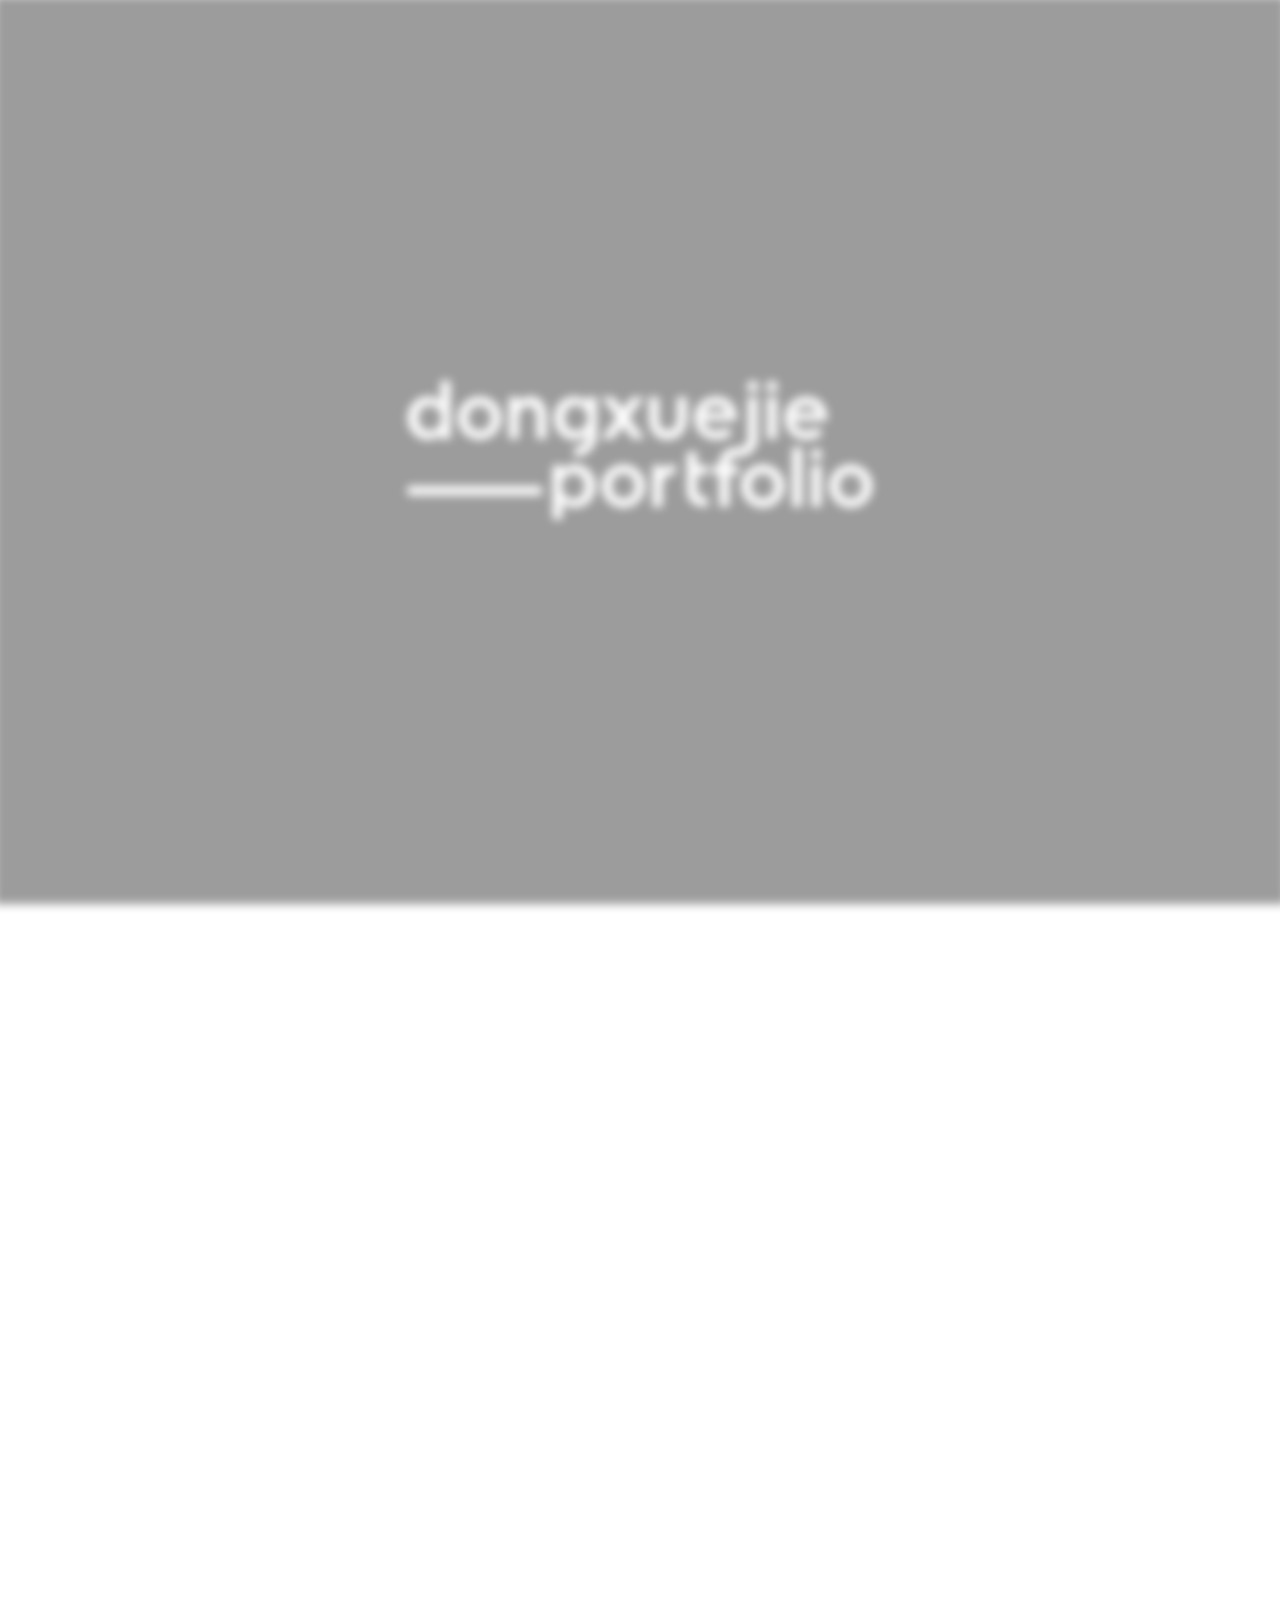
<file: safe/index.html>
<!doctype html>
<html lang="en">
  <head>
    <meta charset="UTF-8" />
    <meta name="viewport" content="width=device-width, initial-scale=1.0" />
    <meta
      name="description"
      content="Safe is a survey-based poster project exploring the relationship between protection, safety and growth."
    />
    <meta name="theme-color" content="#ffffff" />
    <title>Safe - Dong XueJie</title>
    <script>document.documentElement.classList.add('js', 'site-intro-pending');</script>
    <link rel="stylesheet" href="../soultube/styles.css" />
    <link rel="stylesheet" href="./styles.css" />
    <link rel="stylesheet" href="../detail-reveal.css" />
    <link rel="stylesheet" href="../site-logo.css" />
    <link rel="stylesheet" href="../site-intro.css" />
  </head>
  <body>
    <div class="cursor-position" aria-hidden="true">
      <div class="cursor-center">
        <span class="cursor-shape"></span>
      </div>
    </div>

    <header class="site-header">
      <a class="brand" href="../index.html#top" aria-label="Back to portfolio home">
        <span class="brand-motion">
          <svg class="site-logo" viewBox="0 0 488.57 145.82" aria-hidden="true" focusable="false">
            <defs>
              <clipPath id="logo-first-tail-clip"><rect x="47" y="-4" width="446" height="88" /></clipPath>
              <clipPath id="logo-second-tail-clip"><rect x="199" y="65" width="294" height="85" /></clipPath>
            </defs>
            <use class="logo-d" href="../assets/site-logo.svg#logo-d" />
            <g class="logo-tail" clip-path="url(#logo-first-tail-clip)">
              <use href="../assets/site-logo.svg#logo-first-o" />
              <use href="../assets/site-logo.svg#logo-first-n" />
              <use href="../assets/site-logo.svg#logo-first-g" />
              <use href="../assets/site-logo.svg#logo-first-x" />
              <use href="../assets/site-logo.svg#logo-first-u" />
              <use href="../assets/site-logo.svg#logo-first-e-one" />
              <use href="../assets/site-logo.svg#logo-first-j" />
              <use href="../assets/site-logo.svg#logo-first-j-dot" />
              <use href="../assets/site-logo.svg#logo-first-i" />
              <use href="../assets/site-logo.svg#logo-first-i-dot" />
              <use href="../assets/site-logo.svg#logo-first-e-two" />
            </g>
            <use class="logo-rule" href="../assets/site-logo.svg#logo-rule" />
            <use class="logo-p" href="../assets/site-logo.svg#logo-p" />
            <g class="logo-tail" clip-path="url(#logo-second-tail-clip)">
              <use href="../assets/site-logo.svg#logo-second-o-one" />
              <use href="../assets/site-logo.svg#logo-second-r" />
              <use href="../assets/site-logo.svg#logo-second-t" />
              <use href="../assets/site-logo.svg#logo-second-f" />
              <use href="../assets/site-logo.svg#logo-second-o-two" />
              <use href="../assets/site-logo.svg#logo-second-l" />
              <use href="../assets/site-logo.svg#logo-second-i" />
              <use href="../assets/site-logo.svg#logo-second-o-three" />
            </g>
          </svg>
        </span>
      </a>

      <button class="menu-button" type="button" aria-expanded="false" aria-controls="menu-panel">
        <span class="sr-only">Open menu</span>
        <span></span>
        <span></span>
      </button>
    </header>

    <main id="top">
      <section class="project-hero safe-hero" aria-labelledby="project-title">
        <div class="project-hero__title reveal-text">
          <h1 id="project-title">Safe</h1>
          <p class="project-discipline">Poster Design<br />Visual Communication</p>
        </div>

        <div class="project-hero__introduction" data-detail-reveal-group>
          <p class="project-intro reveal-body">
            Safety and growth do not necessarily progress together. Starting with a small survey, this project uses numerical data to visualize how people perceive the relationship between being protected and feeling safe. Drawing on those results, it asks whether excessive protection might weaken our willingness to take on challenges and our confidence in doing so.
          </p>

          <dl class="project-meta reveal-text">
            <div>
              <dt>Project</dt>
              <dd>Safe</dd>
            </div>
            <div>
              <dt>Category</dt>
              <dd>Poster Design / Visual Communication</dd>
            </div>
            <div>
              <dt>Approach</dt>
              <dd>Survey-Based Visual Research</dd>
            </div>
            <div>
              <dt>Role</dt>
              <dd>Research / Concept / Illustration / Graphic Design</dd>
            </div>
            <div>
              <dt>Recognition</dt>
              <dd>Selected, JAGDA International Student Poster Award 2025</dd>
            </div>
          </dl>
        </div>
      </section>

      <figure class="project-media project-media--wide media-reveal safe-mockup">
        <img src="./assets/safe-mockup.avif" alt="Safe poster displayed on an outdoor concrete wall" />
      </figure>

      <section class="project-section safe-concept" aria-labelledby="concept-title">
        <div class="section-heading safe-concept__heading" data-detail-reveal-group>
          <h2 id="concept-title" class="reveal-text">Can protection become a barrier</h2>
          <p class="reveal-body">
            The repeated arms form an enclosure that appears protective at first, but gradually reduces the space available for movement. The image asks where protection ends and restriction begins.
          </p>
        </div>

        <figure class="project-media media-reveal safe-poster">
          <img src="./assets/safe-poster.jpg" alt="Safe poster about protection, safety and personal growth" />
        </figure>
      </section>

      <section class="project-section safe-award" aria-labelledby="award-title">
        <div class="safe-award__layout">
          <div class="safe-award__copy" data-detail-reveal-group>
            <p class="safe-award__status reveal-text">Selected</p>
            <h2 id="award-title" class="reveal-body">JAGDA International Student Poster Award</h2>
          </div>
          <p class="safe-award__year reveal-text">2025</p>
        </div>
      </section>

      <section class="project-ending safe-ending" aria-labelledby="ending-title" data-detail-reveal-group>
        <h2 id="ending-title" class="reveal-text">Protection creates comfort.<br />Growth requires space.</h2>
        <a class="back-to-projects reveal-text" href="../index.html#selected-work">
          <span>Back to Projects</span>
          <svg aria-hidden="true" viewBox="0 0 18 12"><path d="M1 6h15M11 1l5 5-5 5" /></svg>
        </a>
      </section>
    </main>

    <aside id="menu-panel" class="menu-panel" aria-hidden="true">
      <nav aria-label="Project navigation">
        <a href="../index.html#top">Index</a>
        <a href="../index.html#selected-work">Work</a>
        <a href="../index.html#career-profile">Profile</a>
      </nav>
    </aside>

    <script src="../cursor-morph.js"></script>
    <script src="../soultube/script.js"></script>
    <script src="../detail-reveal.js"></script>
    <script src="../site-logo.js"></script>
    <script src="../site-intro.js"></script>
  </body>
</html>
</file>
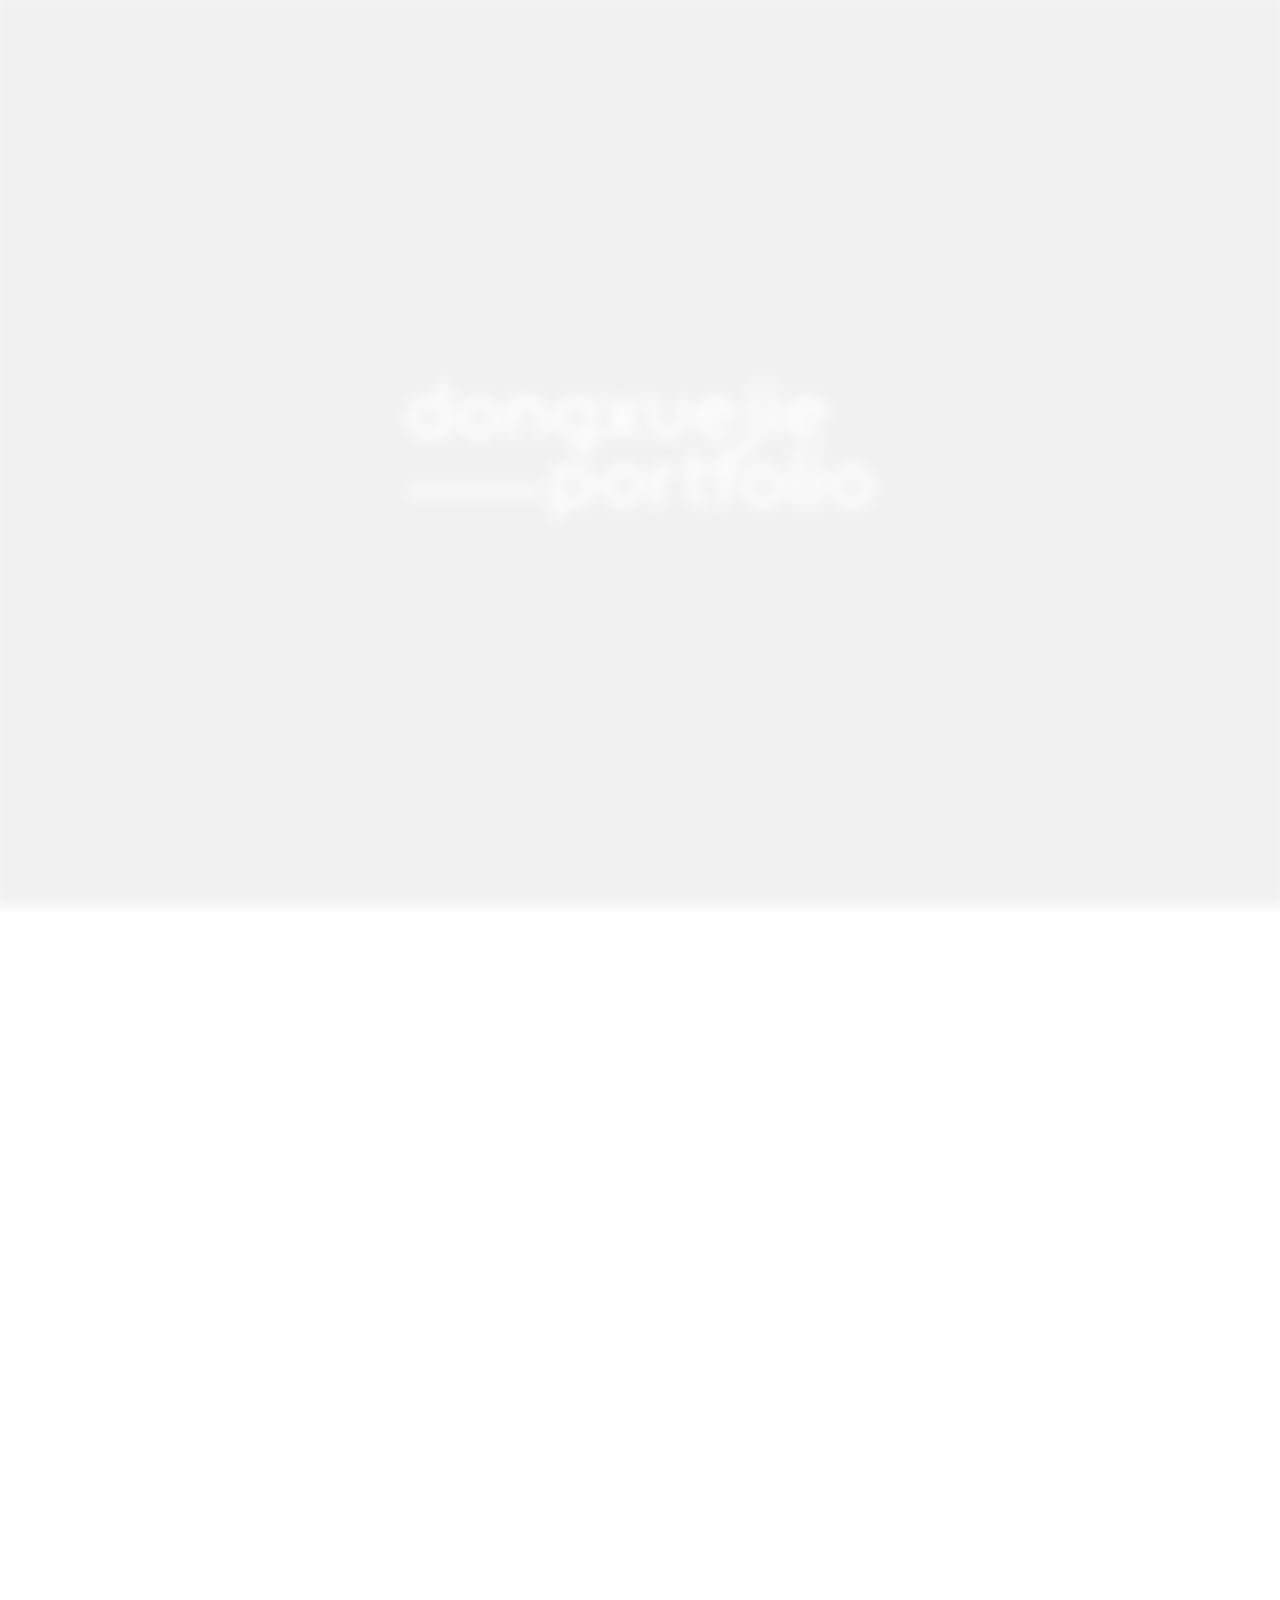
<file: soultube/index.html>
<!doctype html>
<html lang="en">
  <head>
    <meta charset="UTF-8" />
    <meta name="viewport" content="width=device-width, initial-scale=1.0" />
    <meta
      name="description"
      content="SoulTube is an app concept combining music, gaming and personal visual expression."
    />
    <meta name="theme-color" content="#ffffff" />
    <title>SoulTube — Dong XueJie</title>
    <script>document.documentElement.classList.add('js', 'site-intro-pending');</script>
    <link rel="stylesheet" href="./styles.css" />
    <link rel="stylesheet" href="../detail-reveal.css" />
    <link rel="stylesheet" href="../site-logo.css" />
    <link rel="stylesheet" href="../site-intro.css" />
  </head>
  <body>
    <div class="cursor-position" aria-hidden="true">
      <div class="cursor-center">
        <span class="cursor-shape"></span>
      </div>
    </div>

    <header class="site-header">
      <a class="brand" href="../index.html#top" aria-label="Back to portfolio home">
        <span class="brand-motion">
          <svg class="site-logo" viewBox="0 0 488.57 145.82" aria-hidden="true" focusable="false">
            <defs>
              <clipPath id="logo-first-tail-clip"><rect x="47" y="-4" width="446" height="88" /></clipPath>
              <clipPath id="logo-second-tail-clip"><rect x="199" y="65" width="294" height="85" /></clipPath>
            </defs>
            <use class="logo-d" href="../assets/site-logo.svg#logo-d" />
            <g class="logo-tail" clip-path="url(#logo-first-tail-clip)">
              <use href="../assets/site-logo.svg#logo-first-o" />
              <use href="../assets/site-logo.svg#logo-first-n" />
              <use href="../assets/site-logo.svg#logo-first-g" />
              <use href="../assets/site-logo.svg#logo-first-x" />
              <use href="../assets/site-logo.svg#logo-first-u" />
              <use href="../assets/site-logo.svg#logo-first-e-one" />
              <use href="../assets/site-logo.svg#logo-first-j" />
              <use href="../assets/site-logo.svg#logo-first-j-dot" />
              <use href="../assets/site-logo.svg#logo-first-i" />
              <use href="../assets/site-logo.svg#logo-first-i-dot" />
              <use href="../assets/site-logo.svg#logo-first-e-two" />
            </g>
            <use class="logo-rule" href="../assets/site-logo.svg#logo-rule" />
            <use class="logo-p" href="../assets/site-logo.svg#logo-p" />
            <g class="logo-tail" clip-path="url(#logo-second-tail-clip)">
              <use href="../assets/site-logo.svg#logo-second-o-one" />
              <use href="../assets/site-logo.svg#logo-second-r" />
              <use href="../assets/site-logo.svg#logo-second-t" />
              <use href="../assets/site-logo.svg#logo-second-f" />
              <use href="../assets/site-logo.svg#logo-second-o-two" />
              <use href="../assets/site-logo.svg#logo-second-l" />
              <use href="../assets/site-logo.svg#logo-second-i" />
              <use href="../assets/site-logo.svg#logo-second-o-three" />
            </g>
          </svg>
        </span>
      </a>

      <button class="menu-button" type="button" aria-expanded="false" aria-controls="menu-panel">
        <span class="sr-only">Open menu</span>
        <span></span>
        <span></span>
      </button>
    </header>

    <main id="top">
      <section class="project-hero" aria-labelledby="project-title">
        <div class="project-hero__title reveal-text">
          <h1 id="project-title">SoulTube</h1>
          <p class="project-discipline">Music × Gaming<br />App / UI·UX Design</p>
        </div>

        <div class="project-hero__introduction" data-detail-reveal-group>
          <p class="project-intro reveal-body">
            SoulTube is an app that combines music and gaming. It records and analyzes users’ listening behavior and translates the results into corresponding visual elements. Using these elements, users can simulate and create their own personal worlds. By building new dimensional spaces and exploring the worlds of others, the project aims to help users better understand themselves and express themselves more openly.
          </p>

          <dl class="project-meta reveal-text">
            <div>
              <dt>Project Type</dt>
              <dd>Digital Product / App Design</dd>
            </div>
            <div>
              <dt>Focus</dt>
              <dd>Music Experience / Gaming / Visual Expression</dd>
            </div>
          </dl>
        </div>
      </section>

      <figure class="project-media project-media--wide media-reveal">
        <img src="./assets/soultube-login.avif" alt="SoulTube login interface shown on a phone held in a hand" />
      </figure>

      <section class="project-section project-section--music" aria-labelledby="music-title">
        <div class="section-heading" data-detail-reveal-group>
          <h2 id="music-title" class="reveal-text">Music Experience</h2>
          <p class="reveal-body">The music experience records the user’s listening behavior and turns everyday listening into the starting point of a personal visual identity.</p>
        </div>

        <div class="media-pair" data-detail-media-group>
          <figure class="project-media media-reveal">
            <img src="./assets/soultube-music-home.avif" alt="SoulTube music home interface" />
          </figure>
          <figure class="project-media media-reveal">
            <img src="./assets/soultube-player.avif" alt="SoulTube music player interface" />
          </figure>
        </div>
      </section>

      <section class="project-section project-section--analysis" aria-labelledby="analysis-title">
        <div class="section-heading section-heading--split" data-detail-reveal-group>
          <div class="reveal-text">
            <h2 id="analysis-title">From Listening to Visual Elements</h2>
          </div>
          <p class="reveal-body">Listening data is analyzed through emotional weight, stylistic proportion, and behavioral patterns. These results are translated into visual elements that users can understand and reuse.</p>
        </div>

        <figure class="project-media project-media--wide media-reveal">
          <img src="./assets/soultube-compatibility.avif" alt="SoulTube listening compatibility and emotional data interface" />
        </figure>
      </section>

      <section class="project-section project-section--world" aria-labelledby="world-title">
        <div class="section-heading" data-detail-reveal-group>
          <h2 id="world-title" class="reveal-text">Building a Personal World</h2>
          <p class="reveal-body">The generated visual elements become materials for building a personal dimensional space. Each world reflects the user’s listening habits, emotions, and individual preferences.</p>
        </div>

        <figure class="project-media project-media--wide media-reveal">
          <img src="./assets/soultube-personal-world.avif" alt="SoulTube personal game world interface" />
        </figure>
      </section>

      <section class="project-section project-section--explore" aria-labelledby="explore-title">
        <div class="explore-layout">
          <figure class="project-media media-reveal">
            <img src="./assets/soultube-game-home.avif" alt="SoulTube game world home interface" />
          </figure>

          <div class="section-heading" data-detail-reveal-group>
            <h2 id="explore-title" class="reveal-text">Exploring and Connecting</h2>
            <p class="reveal-body">Users can enter new spaces, explore the worlds created by others, and discover similarities through visualized compatibility. Music becomes a way to understand, express, and connect.</p>
          </div>
        </div>
      </section>

      <section class="project-ending" aria-labelledby="ending-title" data-detail-reveal-group>
        <h2 id="ending-title" class="reveal-text">Listen. Create. Explore.<br />Build a world that sounds like you.</h2>
        <a class="back-to-projects reveal-text" href="../index.html#selected-work">
          <span>Back to Projects</span>
          <svg aria-hidden="true" viewBox="0 0 18 12"><path d="M1 6h15M11 1l5 5-5 5" /></svg>
        </a>
      </section>
    </main>

    <aside id="menu-panel" class="menu-panel" aria-hidden="true">
      <nav aria-label="Project navigation">
        <a href="../index.html#top">Index <span>01</span></a>
        <a href="../index.html#selected-work">Work <span>02</span></a>
        <a href="../index.html#career-profile">Profile <span>03</span></a>
      </nav>
    </aside>

    <script src="../cursor-morph.js"></script>
    <script src="./script.js"></script>
    <script src="../detail-reveal.js"></script>
    <script src="../site-logo.js"></script>
    <script src="../site-intro.js"></script>
  </body>
</html>
</file>
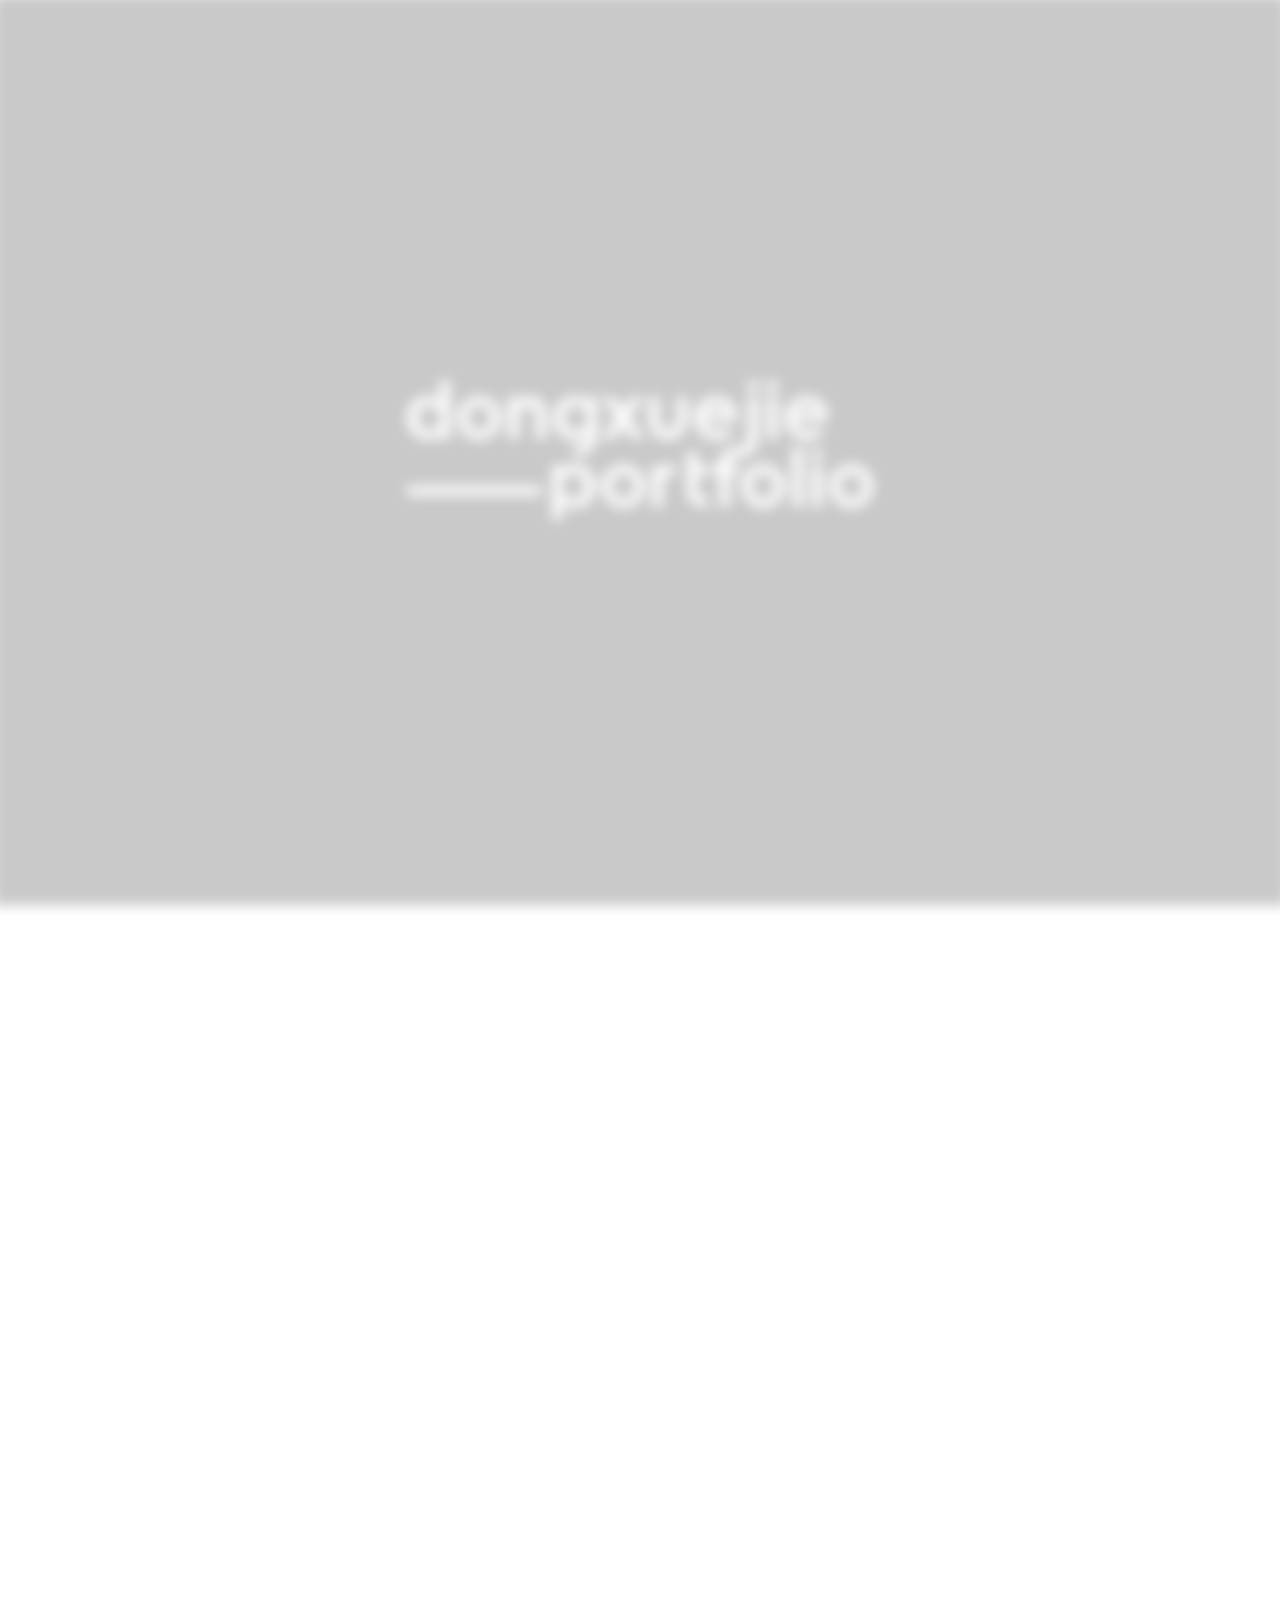
<file: traveling-soap/index.html>
<!doctype html>
<html lang="en">
  <head>
    <meta charset="UTF-8" />
    <meta name="viewport" content="width=device-width, initial-scale=1.0" />
    <meta name="description" content="Traveling Soap: packaging design inspired by aromatic ingredients from regions of Japan." />
    <meta name="theme-color" content="#ffffff" />
    <title>Traveling Soap - Dong XueJie</title>
    <script>document.documentElement.classList.add('js', 'site-intro-pending');</script>
    <link rel="stylesheet" href="../soultube/styles.css" />
    <link rel="stylesheet" href="./styles.css" />
    <link rel="stylesheet" href="../detail-reveal.css" />
    <link rel="stylesheet" href="../site-logo.css" />
    <link rel="stylesheet" href="../site-intro.css" />
  </head>
  <body class="traveling-soap-page">
    <div class="cursor-position" aria-hidden="true"><div class="cursor-center"><span class="cursor-shape"></span></div></div>

    <header class="site-header">
      <a class="brand" href="../index.html#top" aria-label="Back to portfolio home">
        <span class="brand-motion">
          <svg class="site-logo" viewBox="0 0 488.57 145.82" aria-hidden="true" focusable="false">
            <defs>
              <clipPath id="logo-first-tail-clip"><rect x="47" y="-4" width="446" height="88" /></clipPath>
              <clipPath id="logo-second-tail-clip"><rect x="199" y="65" width="294" height="85" /></clipPath>
            </defs>
            <use class="logo-d" href="../assets/site-logo.svg#logo-d" />
            <g class="logo-tail" clip-path="url(#logo-first-tail-clip)">
              <use href="../assets/site-logo.svg#logo-first-o" />
              <use href="../assets/site-logo.svg#logo-first-n" />
              <use href="../assets/site-logo.svg#logo-first-g" />
              <use href="../assets/site-logo.svg#logo-first-x" />
              <use href="../assets/site-logo.svg#logo-first-u" />
              <use href="../assets/site-logo.svg#logo-first-e-one" />
              <use href="../assets/site-logo.svg#logo-first-j" />
              <use href="../assets/site-logo.svg#logo-first-j-dot" />
              <use href="../assets/site-logo.svg#logo-first-i" />
              <use href="../assets/site-logo.svg#logo-first-i-dot" />
              <use href="../assets/site-logo.svg#logo-first-e-two" />
            </g>
            <use class="logo-rule" href="../assets/site-logo.svg#logo-rule" />
            <use class="logo-p" href="../assets/site-logo.svg#logo-p" />
            <g class="logo-tail" clip-path="url(#logo-second-tail-clip)">
              <use href="../assets/site-logo.svg#logo-second-o-one" />
              <use href="../assets/site-logo.svg#logo-second-r" />
              <use href="../assets/site-logo.svg#logo-second-t" />
              <use href="../assets/site-logo.svg#logo-second-f" />
              <use href="../assets/site-logo.svg#logo-second-o-two" />
              <use href="../assets/site-logo.svg#logo-second-l" />
              <use href="../assets/site-logo.svg#logo-second-i" />
              <use href="../assets/site-logo.svg#logo-second-o-three" />
            </g>
          </svg>
        </span>
      </a>
      <button class="menu-button" type="button" aria-expanded="false" aria-controls="menu-panel">
        <span class="sr-only">Open menu</span><span></span><span></span>
      </button>
    </header>

    <main id="top">
      <section class="project-hero soap-hero" aria-labelledby="project-title">
        <div class="project-hero__title" data-detail-reveal-group>
          <h1 id="project-title" class="reveal-text">Traveling<br />Soap</h1>
          <p class="soap-subtitle reveal-body">Packaging Design that Evokes the Scents of Place</p>
        </div>
        <div class="project-hero__introduction" data-detail-reveal-group>
          <p class="project-intro reveal-body">This project explores soap packaging inspired by aromatic ingredients rooted in different regions of Japan, with the aim of evoking memories associated with each place through scent.</p>
          <dl class="project-meta reveal-text">
            <div><dt>Project</dt><dd>Traveling Soap</dd></div>
            <div><dt>Category</dt><dd>Packaging Design / Visual Identity</dd></div>
            <div><dt>Format</dt><dd>Soap packaging and paper labels</dd></div>
            <div><dt>Focus</dt><dd>Regional scents of Japan</dd></div>
          </dl>
        </div>
      </section>

      <figure class="project-media project-media--wide media-reveal soap-main-image">
        <img src="./assets/soap-collection-wide.jpg" alt="Four regional soap boxes, wrapped soaps and hanging paper scent labels together" width="1491" height="1055" loading="eager" decoding="async" />
      </figure>

      <section class="soap-section soap-packages" aria-labelledby="soap-packages-title">
        <div class="soap-section-heading" data-detail-reveal-group>
          <p class="soap-section-index reveal-text">01 / Packaging</p>
          <h2 id="soap-packages-title" class="reveal-body">Regional Packaging</h2>
        </div>
        <div class="soap-package-grid" data-detail-media-group>
          <figure class="media-reveal"><img src="./assets/hokkaido-mint-package.jpg" alt="Hokkaido mint soap packaging front" width="1803" height="1815" loading="lazy" decoding="async" /></figure>
          <figure class="media-reveal"><img src="./assets/okinawa-hibiscus-package.jpg" alt="Okinawa hibiscus soap packaging front" width="1803" height="1815" loading="lazy" decoding="async" /></figure>
          <figure class="media-reveal"><img src="./assets/shizuoka-osmanthus-package.jpg" alt="Shizuoka osmanthus soap packaging front" width="1803" height="1815" loading="lazy" decoding="async" /></figure>
          <figure class="media-reveal"><img src="./assets/kochi-yuzu-package.jpg" alt="Kochi yuzu soap packaging front" width="1803" height="1815" loading="lazy" decoding="async" /></figure>
        </div>
      </section>

      <section class="soap-section soap-labels" aria-labelledby="soap-labels-title">
        <div class="soap-section-heading" data-detail-reveal-group>
          <p class="soap-section-index reveal-text">02 / Scent labels</p>
          <h2 id="soap-labels-title" class="reveal-body">Scents of Place</h2>
        </div>
        <div class="soap-label-grid" data-detail-media-group>
          <figure class="soap-label media-reveal"><div class="soap-label-motion"><img src="./assets/hokkaido-mint-label.jpg" alt="Hokkaido mint paper scent label with Japanese text and regional outline" width="783" height="2162" loading="lazy" decoding="async" /></div></figure>
          <figure class="soap-label media-reveal"><div class="soap-label-motion"><img src="./assets/okinawa-hibiscus-label.jpg" alt="Okinawa hibiscus paper scent label with Japanese text and regional outline" width="783" height="2162" loading="lazy" decoding="async" /></div></figure>
          <figure class="soap-label media-reveal"><div class="soap-label-motion"><img src="./assets/kochi-yuzu-label.jpg" alt="Kochi yuzu paper scent label with Japanese text and regional outline" width="783" height="2162" loading="lazy" decoding="async" /></div></figure>
          <figure class="soap-label media-reveal"><div class="soap-label-motion"><img src="./assets/shizuoka-osmanthus-label.jpg" alt="Shizuoka osmanthus paper scent label with Japanese text and regional outline" width="783" height="2162" loading="lazy" decoding="async" /></div></figure>
        </div>
      </section>

      <figure class="soap-final-label media-reveal">
        <img src="./assets/hokkaido-mint-label.jpg" alt="Hokkaido mint paper scent label, shown again as the closing image" width="783" height="2162" loading="lazy" decoding="async" />
      </figure>

      <section class="soap-ending" aria-label="Project navigation">
        <a class="back-to-projects reveal-text" href="../projects/">
          <span>Back to Projects</span>
          <svg aria-hidden="true" viewBox="0 0 18 12"><path d="M1 6h15M11 1l5 5-5 5" /></svg>
        </a>
      </section>
    </main>

    <aside id="menu-panel" class="menu-panel" aria-hidden="true">
      <nav aria-label="Project navigation">
        <a href="../index.html#top">Index</a>
        <a href="../projects/">Work</a>
        <a href="../index.html#career-profile">Profile</a>
      </nav>
    </aside>

    <script src="../cursor-morph.js"></script>
    <script src="../soultube/script.js"></script>
    <script src="../detail-reveal.js"></script>
    <script src="./script.js"></script>
    <script src="../site-logo.js"></script>
    <script src="../site-intro.js"></script>
  </body>
</html>
</file>
<file: soultube/styles.css>
@font-face {
  font-family: "Portfolio Futura";
  src: local("Futura-Bold"), local("Futura Bold");
  font-weight: 700;
  font-style: normal;
  font-display: swap;
}

@font-face {
  font-family: "Portfolio Futura Medium";
  src: local("Futura-Medium"), local("Futura Medium");
  font-weight: 500;
  font-style: normal;
  font-display: swap;
}

:root {
  --paper: #ffffff;
  --ink: #090909;
  --red: #f51b2b;
  --line: rgba(9, 9, 9, 0.2);
  --detail-width: min(78vw, 1540px);
}

* { box-sizing: border-box; }

html {
  scroll-behavior: smooth;
  background: var(--paper);
}

body {
  min-width: 320px;
  margin: 0;
  overflow-x: hidden;
  background: var(--paper);
  color: var(--ink);
  font-family: Arial, Helvetica, sans-serif;
  cursor: auto;
}

body.menu-open { overflow: hidden; }

button,
a {
  color: inherit;
  font: inherit;
  cursor: pointer;
}

button { border: 0; }
a { text-decoration: none; }

img {
  display: block;
  width: 100%;
  height: auto;
}

.sr-only {
  position: absolute;
  width: 1px;
  height: 1px;
  padding: 0;
  margin: -1px;
  overflow: hidden;
  clip: rect(0, 0, 0, 0);
  white-space: nowrap;
  border: 0;
}

.site-header {
  position: fixed;
  z-index: 120;
  inset: 0 0 auto;
  padding: 4.4vh 3.5vw 0;
  display: flex;
  align-items: flex-start;
  justify-content: space-between;
  color: var(--ink);
  pointer-events: none;
}

.brand,
.menu-button { pointer-events: auto; }

.brand {
  display: flex;
  flex-direction: column;
  gap: 1px;
  width: fit-content;
  color: inherit;
  font-size: 11px;
  font-weight: 700;
  line-height: 1.05;
  text-transform: uppercase;
}

.brand span:first-child { font-size: 23px; }

.menu-button {
  width: 44px;
  height: 32px;
  padding: 0;
  display: flex;
  flex-direction: column;
  justify-content: center;
  gap: 12px;
  background: transparent;
}

.menu-button span:not(.sr-only) {
  width: 44px;
  height: 2px;
  display: block;
  background: currentColor;
  transform-origin: center;
  transition: transform 0.35s cubic-bezier(0.22, 1, 0.36, 1);
}

.menu-button[aria-expanded="true"] span:nth-child(2) { transform: translateY(7px) rotate(45deg); }
.menu-button[aria-expanded="true"] span:last-child { transform: translateY(-7px) rotate(-45deg); }
body.menu-open .site-header { color: var(--paper); }

.project-hero {
  width: var(--detail-width);
  min-height: 100svh;
  margin-inline: auto;
  padding: 22svh 0 10svh;
  display: grid;
  grid-template-columns: minmax(0, 0.95fr) minmax(360px, 0.8fr);
  gap: 9vw;
  align-items: start;
}

.project-hero h1,
.section-heading h2,
.project-ending h2 {
  margin: 0;
  font-family: "Portfolio Futura Medium", "Futura", "Futura PT", "Century Gothic", sans-serif;
  font-weight: 500;
  font-style: normal;
  letter-spacing: 0;
}

.project-hero h1 {
  font-size: clamp(88px, 9.4vw, 180px);
  line-height: 0.88;
}

.project-discipline {
  margin: 7svh 0 0;
  font-size: clamp(15px, 1.25vw, 22px);
  font-weight: 700;
  line-height: 1.25;
  text-transform: uppercase;
}

.project-hero__introduction {
  max-width: 660px;
  padding-top: 3svh;
}

.project-intro {
  margin: 0;
  font-size: clamp(18px, 1.35vw, 25px);
  font-weight: 600;
  line-height: 1.46;
}

.project-meta {
  margin: 8svh 0 0;
  border-top: 1px solid var(--ink);
}

.project-meta div {
  padding: 18px 0;
  display: grid;
  grid-template-columns: 120px 1fr;
  gap: 28px;
  border-bottom: 1px solid var(--line);
}

.project-meta dt,
.project-meta dd {
  margin: 0;
  font-size: 11px;
  line-height: 1.35;
}

.project-meta dt {
  font-weight: 700;
  text-transform: uppercase;
}

.project-meta dd { color: #444; }

.project-media { margin: 0; }

.project-media--wide {
  width: var(--detail-width);
  margin-inline: auto;
}

.project-section {
  padding: 20svh 0 0;
  background: var(--paper);
}

.section-heading {
  width: var(--detail-width);
  margin: 0 auto 8svh;
  display: grid;
  grid-template-columns: minmax(350px, 0.95fr) minmax(320px, 0.72fr);
  gap: 9vw;
  align-items: end;
}

.section-heading h2 { grid-column: 1; }

.section-heading h2 {
  font-size: clamp(58px, 6.4vw, 122px);
  line-height: 0.96;
}

.section-heading > p:last-child {
  grid-column: 2;
  grid-row: 1;
  align-self: end;
  max-width: 590px;
  margin: 0;
  color: #3f3f3f;
  font-size: clamp(16px, 1.15vw, 21px);
  font-weight: 600;
  line-height: 1.5;
}

.media-pair {
  width: var(--detail-width);
  margin-inline: auto;
  display: grid;
  grid-template-columns: 1.13fr 0.87fr;
  gap: clamp(18px, 2.2vw, 42px);
  align-items: start;
}

.section-heading--split {
  display: grid;
  grid-template-columns: minmax(390px, 1fr) minmax(300px, 0.72fr);
}

.section-heading--split > div { grid-column: 1; }
.section-heading--split h2 { grid-column: auto; }

.project-section--world .section-heading {
  grid-template-columns: minmax(390px, 1fr) minmax(300px, 0.72fr);
}

.explore-layout {
  width: var(--detail-width);
  margin-inline: auto;
  display: grid;
  grid-template-columns: minmax(0, 1.18fr) minmax(350px, 0.72fr);
  gap: 7vw;
  align-items: center;
}

.explore-layout .section-heading {
  width: auto;
  margin: 0;
  display: block;
}

.explore-layout .section-heading h2 {
  margin-bottom: 5svh;
  font-size: clamp(52px, 5.7vw, 108px);
}

.explore-layout .section-heading > p:last-child {
  max-width: 520px;
  margin: 0;
  color: #3f3f3f;
  font-size: clamp(16px, 1.15vw, 21px);
  font-weight: 600;
  line-height: 1.5;
}

.project-ending {
  width: var(--detail-width);
  min-height: 100svh;
  margin-inline: auto;
  padding: 22svh 0 10svh;
  display: flex;
  flex-direction: column;
  justify-content: space-between;
}

.project-ending h2 {
  max-width: 1280px;
  font-size: clamp(64px, 7.5vw, 144px);
  line-height: 0.98;
}

.back-to-projects {
  width: fit-content;
  display: inline-flex;
  align-items: center;
  gap: 34px;
  padding: 17px 22px;
  border: 1.5px solid var(--ink);
  border-radius: 28px;
  font-size: 12px;
  font-weight: 700;
  text-transform: uppercase;
  transition: background-color 0.22s ease, color 0.22s ease;
}

.back-to-projects svg {
  width: 18px;
  fill: none;
  stroke: currentColor;
  stroke-width: 2.7;
  stroke-linecap: round;
  stroke-linejoin: round;
  transition: transform 0.22s ease;
}

.back-to-projects:hover {
  background: var(--ink);
  color: var(--paper);
}

.back-to-projects:hover svg { transform: translateX(5px); }

.menu-panel {
  position: fixed;
  z-index: 110;
  inset: 0;
  padding: 18vh 3.5vw 4vh;
  display: flex;
  flex-direction: column;
  justify-content: space-between;
  background: var(--ink);
  color: var(--paper);
  transform: translateY(-102%);
  transition: transform 0.55s cubic-bezier(0.77, 0, 0.18, 1);
}

.menu-panel.is-open { transform: translateY(0); }
.menu-panel nav { display: flex; flex-direction: column; }

.menu-panel nav a {
  display: flex;
  align-items: baseline;
  justify-content: space-between;
  padding: 8px 0;
  border-bottom: 1px solid rgba(255, 255, 255, 0.22);
  font-family: "Portfolio Futura Medium", "Futura", "Futura PT", "Century Gothic", sans-serif;
  font-size: clamp(56px, 7vw, 128px);
  font-weight: 500;
  line-height: 1;
  text-transform: uppercase;
}

.menu-panel nav a span { font: 700 12px/1 Arial, Helvetica, sans-serif; }
.cursor-position {
  position: fixed;
  z-index: 99999;
  top: 0;
  left: 0;
  width: 0;
  height: 0;
  opacity: 0;
  pointer-events: none;
  will-change: transform;
}

.cursor-center {
  position: absolute;
  top: 0;
  left: 0;
  transform: translate(-50%, -50%);
}

.cursor-shape {
  width: 10px;
  height: 10px;
  display: block;
  border-radius: 50%;
  background: var(--red);
}

body.cursor-visible .cursor-position { opacity: 1; }

@media (max-width: 1050px) {
  :root { --detail-width: 74vw; }

  .site-header { padding-right: 5vw; padding-left: 5vw; }
  .project-hero { grid-template-columns: minmax(0, 0.86fr) minmax(300px, 0.8fr); gap: 6vw; }
  .section-heading { gap: 6vw; }
  .section-heading,
  .section-heading--split,
  .project-section--world .section-heading {
    grid-template-columns: minmax(0, 1fr) minmax(280px, 0.72fr);
  }
  .explore-layout { gap: 5vw; }
}

@media (max-width: 850px) {
  .project-hero {
    min-height: 0;
    padding-top: 160px;
    padding-bottom: 110px;
    display: block;
  }

  .project-hero__introduction {
    max-width: 680px;
    margin-top: 76px;
    padding-top: 0;
  }

  .section-heading,
  .section-heading--split,
  .project-section--world .section-heading {
    display: block;
  }

  .section-heading h2,
  .explore-layout .section-heading h2 { margin-bottom: 30px; }

  .explore-layout {
    display: flex;
    flex-direction: column;
    gap: 52px;
  }

  .explore-layout .section-heading {
    order: -1;
    width: 100%;
  }
}

@media (max-width: 760px) {
  :root {
    --detail-width: calc(100vw - 40px);
  }

  html { scroll-behavior: auto; }
  .site-header { position: absolute; padding: 22px 20px 0; }
  .brand { font-size: 9px; }
  .brand span:first-child { font-size: 20px; }
  .menu-button,
  .menu-button span:not(.sr-only) { width: 39px; }

  .project-hero {
    min-height: 0;
    padding-top: 132px;
    padding-bottom: 88px;
    display: block;
  }

  .project-hero h1 { font-size: clamp(70px, 22vw, 104px); }
  .project-discipline { margin-top: 38px; font-size: 14px; }
  .project-hero__introduction { margin-top: 76px; padding: 0; }
  .project-intro { font-size: 17px; line-height: 1.5; }
  .project-meta { margin-top: 56px; }
  .project-meta div { grid-template-columns: 96px 1fr; gap: 18px; }

  .project-media--wide,
  .media-pair,
  .section-heading,
  .explore-layout {
    width: var(--detail-width);
    margin-inline: auto;
  }

  .project-section { padding-top: 112px; }
  .section-heading,
  .section-heading--split,
  .project-section--world .section-heading {
    margin-bottom: 48px;
    display: block;
  }

  .section-heading h2,
  .explore-layout .section-heading h2 {
    margin-bottom: 30px;
    font-size: clamp(48px, 14vw, 72px);
    line-height: 0.98;
  }

  .section-heading > p:last-child,
  .explore-layout .section-heading > p:last-child { font-size: 16px; }

  .media-pair { display: block; }
  .media-pair .project-media + .project-media { margin-top: 20px; }

  .explore-layout { display: flex; flex-direction: column; gap: 52px; }
  .explore-layout .section-heading { order: -1; width: 100%; }

  .project-ending {
    min-height: 82svh;
    padding-top: 128px;
    padding-bottom: 48px;
  }

  .project-ending h2 { font-size: clamp(48px, 13vw, 68px); }
  .back-to-projects { margin-top: 88px; }

  .menu-panel { padding: 116px 20px 22px; }
  .menu-panel nav a { font-size: 3.5rem; }

  .cursor-position { display: none; }
}

@media (prefers-reduced-motion: reduce) {
  html { scroll-behavior: auto; }
  *,
  *::before,
  *::after {
    animation-duration: 0.01ms !important;
    animation-iteration-count: 1 !important;
    transition-duration: 0.01ms !important;
  }

}
</file>
<file: cloud-coffee/styles.css>
:root {
  --paper: #ffffff;
  --ink: #3b251c;
  --line: rgba(59, 37, 28, 0.2);
  --cloud-green: #6f7860;
  --case-width: min(84vw, 1540px);
  --detail-width: var(--case-width);
}

html,
body.cloud-coffee-page {
  background: #ffffff;
}

body.cloud-coffee-page {
  color: var(--ink);
  overflow-x: hidden;
}

.cloud-coffee-page .project-media {
  min-width: 0;
  margin: 0;
}

.cloud-coffee-page .project-media img {
  max-width: 100%;
  display: block;
}

.cloud-hero {
  width: 100%;
  min-height: 82svh;
  margin: 0;
  padding: 0;
  display: block;
}

.cloud-hero__content {
  width: var(--case-width);
  margin-inline: auto;
  padding-top: 24svh;
  display: grid;
  grid-template-columns: minmax(0, 7fr) minmax(320px, 3fr);
  column-gap: clamp(72px, 7vw, 140px);
  align-items: end;
}

.cloud-hero__content .project-hero__title {
  min-width: 0;
}

.cloud-project-name {
  margin: 0 0 clamp(18px, 2.4svh, 26px);
  color: var(--ink);
  font-size: clamp(15px, 1.05vw, 19px);
  font-weight: 700;
  line-height: 1;
}

.cloud-hero h1 {
  margin: 0;
  font-family: "Portfolio Futura Medium", "Futura", "Futura PT", "Century Gothic", sans-serif;
  font-size: clamp(48px, 4.2vw, 82px);
  font-weight: 500;
  font-style: normal;
  line-height: 1;
  letter-spacing: 0;
  text-transform: none;
}

.cloud-hero h1 span {
  display: block;
}

.cloud-hero .project-hero__introduction {
  width: 100%;
  max-width: none;
  margin: 0;
  padding: 0;
}

.cloud-hero .project-meta {
  width: 100%;
  margin: 0;
  border-top: 1px solid var(--ink);
}

.cloud-hero .project-meta div {
  padding: clamp(16px, 1.1vw, 20px) 0;
  display: grid;
  grid-template-columns: minmax(100px, 0.72fr) minmax(0, 1.28fr);
  gap: clamp(16px, 1.5vw, 26px);
  border-bottom: 1px solid var(--line);
}

.cloud-hero .project-meta dt,
.cloud-hero .project-meta dd {
  margin: 0;
  line-height: 1.35;
}

.cloud-hero .project-meta dt {
  color: #846f64;
  font-size: clamp(13px, 0.78vw, 15px);
  font-weight: 700;
  text-transform: uppercase;
}

.cloud-hero .project-meta dd {
  color: var(--ink);
  font-size: clamp(16px, 1vw, 19px);
  font-weight: 500;
}

.cloud-coffee-page .cloud-hero-media {
  width: var(--case-width);
  margin-inline: auto;
  overflow: hidden;
}

.cloud-hero-media img {
  width: 100%;
  height: clamp(340px, 44vw, 68svh);
  object-fit: cover;
  object-position: center 50%;
}

.cloud-project-summary {
  width: var(--case-width);
  margin-inline: auto;
  padding-block: clamp(90px, 12svh, 150px);
}

.cloud-project-summary p {
  width: min(80%, 1260px);
  margin: 0 auto;
  color: #56443a;
  text-align: center;
  font-size: clamp(22px, 1.65vw, 32px);
  font-weight: 600;
  line-height: 1.25;
  letter-spacing: 0;
}

.cloud-research-grid {
  width: var(--case-width);
  margin-inline: auto;
  display: grid;
  grid-template-columns: repeat(2, minmax(0, 1fr));
  gap: clamp(24px, 2.2vw, 36px);
}

.cloud-research-grid .project-media {
  width: 100%;
}

.cloud-research-grid img {
  width: 100%;
  height: auto;
}

.cloud-research-grid .project-media:nth-child(3) {
  grid-column: 1 / -1;
  width: min(46%, 540px);
  justify-self: center;
}

.cloud-text-section {
  width: var(--case-width);
  margin-inline: auto;
  padding-block: clamp(86px, 11svh, 140px);
  display: grid;
  grid-template-columns: repeat(12, minmax(0, 1fr));
  column-gap: clamp(18px, 2vw, 32px);
  align-items: start;
}

.cloud-text-section h2 {
  grid-column: 1 / span 5;
  margin: 0;
  font-family: "Portfolio Futura Medium", "Futura", "Futura PT", "Century Gothic", sans-serif;
  font-size: clamp(34px, 3.2vw, 56px);
  font-weight: 500;
  font-style: normal;
  line-height: 1;
  letter-spacing: 0;
}

.cloud-text-section__copy {
  grid-column: 7 / span 6;
  max-width: 680px;
}

.cloud-text-section__copy p {
  margin: 0;
  color: #5f4d43;
  font-size: clamp(16px, 1.05vw, 20px);
  font-weight: 600;
  line-height: 1.52;
}

.cloud-text-section__copy p + p {
  margin-top: 1.2em;
}

.cloud-poster-composition {
  width: var(--case-width);
  margin-inline: auto;
  display: grid;
  grid-template-columns: repeat(3, minmax(0, 1fr));
  gap: clamp(20px, 2.2vw, 36px);
  align-items: stretch;
}

.cloud-poster-composition .project-media {
  width: 100%;
}

.cloud-poster-composition img {
  width: 100%;
  height: auto;
}

.cloud-card-pair {
  width: min(var(--case-width), 1180px);
  margin-inline: auto;
  display: grid;
  grid-template-columns: repeat(2, minmax(0, 1fr));
  gap: clamp(20px, 2vw, 32px);
}

.cloud-card-pair img {
  width: 100%;
  height: auto;
}

.cloud-coffee-page .cloud-card-scene {
  width: min(var(--case-width), 1180px);
  margin: clamp(28px, 4svh, 52px) auto 0;
}

.cloud-card-scene img {
  width: 100%;
  height: auto;
}

.cloud-application-layout {
  width: var(--case-width);
  margin-inline: auto;
}

.cloud-coffee-page .cloud-menu-image {
  width: min(100%, 1180px);
  margin-inline: auto;
}

.cloud-menu-image img {
  width: 100%;
  height: auto;
}

.cloud-application-layout .cloud-card-pair {
  margin-top: clamp(34px, 5svh, 70px);
}

.cloud-apparel-layout {
  width: var(--case-width);
  margin-inline: auto;
}

.cloud-coffee-page .cloud-apparel-image {
  width: min(68%, 820px);
  margin-inline: auto;
}

.cloud-apparel-image img {
  width: 100%;
  height: auto;
}

.cloud-final-summary {
  padding-top: clamp(100px, 14svh, 170px);
  padding-bottom: clamp(80px, 11svh, 140px);
}

.cloud-ending {
  width: var(--case-width);
  margin-inline: auto;
  padding: 0 0 10svh;
}

@media (max-width: 1050px) {
  .cloud-hero__content {
    grid-template-columns: minmax(0, 7fr) minmax(300px, 3fr);
    column-gap: clamp(48px, 6vw, 72px);
  }

}

@media (max-width: 760px) {
  :root {
    --case-width: calc(100vw - 40px);
    --detail-width: var(--case-width);
  }

  .cloud-coffee-page .menu-button {
    margin-left: auto;
  }

  .cloud-hero {
    min-height: 94svh;
  }

  .cloud-hero__content {
    width: var(--case-width);
    padding-top: 126px;
    display: block;
  }

  .cloud-project-name {
    margin-bottom: 16px;
    font-size: 15px;
  }

  .cloud-hero h1 {
    font-size: clamp(44px, 13vw, 62px);
    line-height: 1;
  }

  .cloud-hero .project-hero__introduction {
    margin-top: 38px;
  }

  .cloud-hero .project-meta div {
    padding: 13px 0;
    grid-template-columns: 92px minmax(0, 1fr);
    gap: 14px;
  }

  .cloud-hero .project-meta dt {
    font-size: 11px;
  }

  .cloud-hero .project-meta dd {
    font-size: 14px;
  }

  .cloud-hero-media img {
    width: 100%;
    height: 52vw;
    min-height: 210px;
    object-fit: cover;
  }

  .cloud-project-summary {
    padding-block: 90px;
  }

  .cloud-project-summary p {
    width: 100%;
    font-size: clamp(22px, 6vw, 30px);
  }

  .cloud-research-grid {
    grid-template-columns: 1fr;
    gap: 20px;
  }

  .cloud-research-grid .project-media:nth-child(3) { grid-column: auto; width: 100%; }

  .cloud-text-section {
    padding-block: 96px;
    display: block;
  }

  .cloud-text-section h2 {
    margin-bottom: 28px;
    font-size: clamp(36px, 10vw, 50px);
  }

  .cloud-text-section__copy {
    max-width: none;
  }

  .cloud-text-section__copy p {
    font-size: 16px;
  }

  .cloud-poster-composition {
    grid-template-columns: 1fr;
    gap: 24px;
  }

  .cloud-poster-composition img,
  .cloud-poster-composition__main img,
  .cloud-poster-composition__secondary img,
  .cloud-poster-composition__tertiary img {
    width: 100%;
  }

  .cloud-card-pair,
  .cloud-card-pair--left,
  .cloud-card-pair--right {
    width: var(--case-width);
    margin-inline: auto;
    display: block;
  }

  .cloud-card-pair .project-media + .project-media {
    margin-top: 20px;
  }

  .cloud-coffee-page .cloud-card-scene {
    width: var(--case-width);
    margin: 28px auto 0;
  }

  .cloud-card-scene img,
  .cloud-menu-image img {
    max-height: none;
  }

  .cloud-application-layout .cloud-card-pair {
    margin-top: 28px;
  }

  .cloud-apparel-layout {
    display: block;
  }

  .cloud-coffee-page .cloud-apparel-image {
    width: 100%;
  }

  .cloud-apparel-image img {
    width: 100%;
    max-height: none;
  }

  .cloud-final-summary {
    padding-top: 96px;
    padding-bottom: 80px;
  }

  .cloud-ending {
    padding-bottom: 72px;
  }
}

@media (prefers-reduced-motion: reduce) {
  .cloud-coffee-page .reveal-text,
  .cloud-coffee-page .reveal-body,
  .cloud-coffee-page .media-reveal {
    transition-duration: 0.01ms !important;
  }
}
</file>
<file: detail-reveal.css>
.js .reveal-text,
.js .reveal-body {
  --detail-reveal-offset: 50px;
  opacity: 0;
  filter: blur(7px);
  transform: translate3d(0, var(--detail-reveal-offset), 0);
  transition:
    opacity 1.05s cubic-bezier(0.16, 1, 0.3, 1) var(--detail-reveal-delay, 0s),
    transform 1.05s cubic-bezier(0.16, 1, 0.3, 1) var(--detail-reveal-delay, 0s),
    filter 1.05s cubic-bezier(0.16, 1, 0.3, 1) var(--detail-reveal-delay, 0s);
  will-change: opacity, transform, filter;
}

.js .reveal-text.reveal-from-up,
.js .reveal-body.reveal-from-up {
  --detail-reveal-offset: -50px;
}

.js .reveal-text.reveal-from-down,
.js .reveal-body.reveal-from-down {
  --detail-reveal-offset: 50px;
}

.js .reveal-text.is-visible,
.js .reveal-body.is-visible {
  opacity: 1;
  filter: blur(0);
  transform: translate3d(0, 0, 0);
}

.js .media-reveal {
  overflow: hidden;
}

.js .media-reveal img {
  opacity: 0;
  visibility: hidden;
  filter: blur(10px);
  transform: scale(0.985);
  transition:
    opacity 1.4s cubic-bezier(0.16, 1, 0.3, 1) var(--media-reveal-delay, 0s),
    filter 1.4s cubic-bezier(0.16, 1, 0.3, 1) var(--media-reveal-delay, 0s),
    transform 1.4s cubic-bezier(0.16, 1, 0.3, 1) var(--media-reveal-delay, 0s),
    visibility 0s linear calc(var(--media-reveal-delay, 0s) + 1.4s);
  will-change: opacity, filter, transform;
}

.js .media-reveal.is-visible img {
  opacity: 1;
  visibility: visible;
  filter: blur(0);
  transform: scale(1);
  transition-delay:
    var(--media-reveal-delay, 0s),
    var(--media-reveal-delay, 0s),
    var(--media-reveal-delay, 0s),
    0s;
}

.js .media-reveal.is-resetting img {
  transition: none;
}

@media (prefers-reduced-motion: reduce) {
  .js .reveal-text,
  .js .reveal-body {
    opacity: 1;
    filter: none;
    transform: none;
    transition: none;
  }

  .js .media-reveal img {
    opacity: 1;
    visibility: visible;
    filter: none;
    transform: none;
    transition: none;
  }
}
</file>
<file: site-logo.css>
.brand-motion {
  --logo-focus-x: 0px;
  --logo-focus-y: 0px;
  --logo-focus-scale: 1;
  --logo-follow-x: 0px;
  --logo-follow-y: 0px;
}

@property --logo-focus-x {
  syntax: "<length>";
  inherits: false;
  initial-value: 0px;
}

@property --logo-focus-y {
  syntax: "<length>";
  inherits: false;
  initial-value: 0px;
}

@property --logo-focus-scale {
  syntax: "<number>";
  inherits: false;
  initial-value: 1;
}

.brand {
  display: block;
  position: relative;
  z-index: 0;
  width: fit-content;
  padding: 8px;
  margin: -8px;
  line-height: 0;
  text-decoration: none;
  cursor: pointer;
}

.brand-motion {
  width: 176px;
  position: relative;
  display: block;
  opacity: 1;
  filter: blur(0);
  transform: translate3d(
    calc(var(--logo-focus-x) + var(--logo-follow-x)),
    calc(var(--logo-focus-y) + var(--logo-follow-y)),
    0
  ) scale(var(--logo-focus-scale));
  transform-origin: center;
  transition:
    --logo-focus-x 0.52s cubic-bezier(0.16, 1.28, 0.3, 1),
    --logo-focus-y 0.52s cubic-bezier(0.16, 1.28, 0.3, 1),
    --logo-focus-scale 0.52s cubic-bezier(0.16, 1.2, 0.3, 1);
  will-change: transform;
}

@media (hover: hover) and (pointer: fine) {
  .brand:hover,
  .brand:focus-visible {
    z-index: 1001;
    outline: none;
  }

  .brand:hover .brand-motion,
  .brand:focus-visible .brand-motion {
    --logo-focus-x: -9px;
    --logo-focus-y: -6px;
    --logo-focus-scale: 1.08;
  }
}

.site-logo {
  width: 100%;
  height: auto;
  display: block;
  overflow: visible;
  filter: none;
  transition: filter 0.25s ease;
}

.site-logo--contrast {
  position: absolute;
  inset: 0;
  filter: invert(1);
  transition: none;
  pointer-events: none;
}

.site-logo .logo-tail {
  opacity: var(--logo-tail-opacity, 1);
  filter: blur(var(--logo-tail-blur, 0px));
  transform: translate3d(var(--logo-tail-shift, 0px), 0, 0);
  transform-box: view-box;
  transform-origin: left center;
  will-change: transform, opacity, filter;
}

.site-logo .logo-rule {
  transform: scaleX(var(--logo-line-scale, 1));
  transform-box: fill-box;
  transform-origin: left center;
  will-change: transform;
}

.site-logo .logo-p {
  transform: translate3d(var(--logo-p-shift, 0px), 0, 0);
  transform-box: view-box;
  transform-origin: left center;
  will-change: transform;
}

.cursor-center {
  width: 78px;
  height: 78px;
}

.cursor-shape {
  position: absolute;
  inset: 0;
  width: auto;
  height: auto;
  box-sizing: border-box;
  background: rgb(245 27 43 / var(--cursor-fill-alpha, 1));
  border: var(--cursor-border-width, 0px) solid #f51b2b;
  border-radius: var(--cursor-radius, 50%);
  transform: scale(var(--cursor-scale, 0.128205)) rotate(var(--cursor-rotation, 0deg));
  transform-origin: center;
  pointer-events: none;
  will-change: transform, border-radius, background-color, border-width;
}

body.menu-open .site-logo:not(.site-logo--contrast) {
  filter: invert(1);
}

body.menu-open .site-logo--contrast { visibility: hidden; }

@media (max-width: 760px) {
  .brand {
    position: fixed;
    top: 22px;
    left: 20px;
  }

  .brand-motion { width: 140px; }
}

@media (prefers-reduced-motion: reduce) {
  .brand-motion {
    --logo-focus-x: 0px;
    --logo-focus-y: 0px;
    --logo-focus-scale: 1;
    --logo-follow-x: 0px;
    --logo-follow-y: 0px;
    transition: none;
  }

  .site-logo .logo-tail { filter: none; }
}
</file>
<file: site-intro.css>
.site-intro-overlay {
  position: fixed;
  z-index: 2147483000;
  inset: 0;
  overflow: hidden;
  background: #000000;
  opacity: 1;
  filter: blur(0);
  transform: scale(1);
  transform-origin: center;
  pointer-events: auto;
  touch-action: none;
  cursor: wait;
  will-change: opacity, filter, transform;
}

.site-intro-logo-motion {
  position: fixed;
  top: 50%;
  left: 50%;
  width: min(36vw, 580px);
  line-height: 0;
  transform: translate3d(-50%, -50%, 0);
  transform-origin: left top;
  will-change: transform;
}

.site-intro-logo {
  width: 100%;
  height: auto;
  display: block;
  overflow: visible;
  color: #ffffff;
  fill: #ffffff !important;
  opacity: 1;
  filter: none !important;
  will-change: opacity;
}

.site-intro-logo use,
.site-intro-logo path {
  fill: #ffffff !important;
}

.site-intro-logo .logo-rule {
  fill: none !important;
  stroke: #ffffff !important;
}

.site-intro-logo [stroke]:not([stroke="none"]) {
  stroke: #ffffff !important;
}

html.site-intro-pending,
html.site-intro-pending body {
  background: #000000;
}

html.site-intro-pending body.site-intro-active {
  background: #ffffff;
}

html.site-intro-pending body > .site-header,
html.site-intro-pending body > main,
html.site-intro-pending body > aside,
html.site-intro-pending body > dialog,
html.site-intro-pending body > .cursor-position {
  visibility: hidden;
}

body.site-intro-active {
  overflow: hidden;
}

html.site-intro-pending .hero-title,
html.site-intro-pending .title-line > span,
html.site-intro-pending .roller-word,
html.site-intro-pending .reveal-ui,
html.site-intro-pending .reveal-copy,
html.site-intro-pending .poster-card {
  animation: none !important;
}

html.site-intro-pending body > .site-header .brand {
  opacity: 0;
  pointer-events: none;
}

html.site-intro-pending .cursor-position {
  opacity: 0 !important;
}

body.site-page-ready > .site-header .brand {
  animation: site-header-logo-reveal 320ms cubic-bezier(0.16, 1, 0.3, 1) both;
}

@keyframes site-header-logo-reveal {
  from { opacity: 0; }
  to { opacity: 1; }
}

@media (max-width: 760px) {
  .site-intro-logo-motion {
    width: min(68vw, 340px);
  }
}

@media (prefers-reduced-motion: reduce) {
  .site-intro-logo-motion {
    width: min(34vw, 480px);
    will-change: auto;
  }

  .site-intro-overlay {
    will-change: auto;
  }

  @media (max-width: 760px) {
    .site-intro-logo-motion {
      width: min(64vw, 300px);
    }
  }
}
</file>
<file: false-harmony/styles.css>
.harmony-hero h1 span {
  display: block;
}

.harmony-hero {
  min-height: 108svh;
  padding-bottom: 12svh;
}

.harmony-hero .project-hero__introduction {
  padding-top: 0;
}

.harmony-mockup {
  margin-top: 2svh;
}

.harmony-concept {
  padding-top: 19svh;
}

.harmony-concept__heading {
  align-items: start;
  margin-bottom: 10svh;
}

.harmony-concept__copy {
  grid-column: 2;
  grid-row: 1;
}

.harmony-concept__copy p {
  max-width: 620px;
  margin: 0;
  color: #3f3f3f;
  font-size: clamp(16px, 1.15vw, 21px);
  font-weight: 600;
  line-height: 1.5;
}

.harmony-concept__copy .harmony-concept__lead {
  margin-bottom: clamp(34px, 4.5svh, 64px);
  color: var(--ink);
  font-family: "Portfolio Futura Medium", "Futura", "Futura PT", "Century Gothic", sans-serif;
  font-size: clamp(27px, 2.25vw, 43px);
  font-weight: 500;
  line-height: 1.14;
}

.harmony-diptych {
  width: var(--detail-width);
  margin-inline: auto;
  display: grid;
  grid-template-columns: repeat(2, minmax(0, 1fr));
  gap: clamp(12px, 1.15vw, 24px);
  align-items: end;
}

.harmony-award {
  padding-top: 22svh;
}

.harmony-award__layout {
  width: var(--detail-width);
  min-height: 60svh;
  margin-inline: auto;
  padding-block: 4svh 10svh;
  display: grid;
  grid-template-columns: minmax(0, 1fr) auto;
  gap: 6vw;
  align-items: end;
  border-top: 1px solid var(--ink);
}

.harmony-award__status {
  margin: 0 0 3svh;
  font-family: "Portfolio Futura Medium", "Futura", "Futura PT", "Century Gothic", sans-serif;
  font-size: clamp(44px, 5vw, 96px);
  font-weight: 500;
  line-height: 0.9;
}

.harmony-award h2 {
  max-width: 700px;
  margin: 0;
  font-family: "Portfolio Futura Medium", "Futura", "Futura PT", "Century Gothic", sans-serif;
  font-size: clamp(24px, 2.2vw, 44px);
  font-weight: 500;
  line-height: 1.04;
  letter-spacing: 0;
}

.harmony-award__year {
  margin: 0;
  font-family: "Portfolio Futura Medium", "Futura", "Futura PT", "Century Gothic", sans-serif;
  font-size: clamp(64px, 7.2vw, 138px);
  font-weight: 500;
  line-height: 0.74;
  letter-spacing: 0;
}

.harmony-ending h2 {
  max-width: 1080px;
  font-size: clamp(56px, 5.6vw, 106px);
}

@media (max-width: 1050px) {
  .harmony-hero {
    min-height: 0;
  }

  .harmony-award__layout {
    grid-template-columns: 1fr;
    align-content: end;
  }

  .harmony-award__year {
    justify-self: start;
  }
}

@media (max-width: 850px) {
  .harmony-hero {
    padding-bottom: 110px;
  }

  .harmony-concept__copy {
    margin-top: 44px;
  }

  .harmony-concept__heading {
    margin-bottom: 64px;
  }
}

@media (max-width: 760px) {
  .site-header .menu-button {
    margin-left: auto;
  }

  .harmony-hero {
    padding-bottom: 88px;
  }

  .harmony-hero h1 {
    font-size: clamp(66px, 20vw, 96px);
  }

  .harmony-concept {
    padding-top: 112px;
  }

  .harmony-concept__copy {
    grid-column: auto;
    grid-row: auto;
    margin-top: 34px;
  }

  .harmony-concept__copy .harmony-concept__lead {
    font-size: clamp(25px, 7.8vw, 34px);
  }

  .harmony-diptych {
    display: block;
  }

  .harmony-diptych .project-media + .project-media {
    margin-top: 20px;
  }

  .harmony-award {
    padding-top: 128px;
  }

  .harmony-award__layout {
    min-height: 62svh;
    padding-block: 28px 72px;
    display: flex;
    flex-direction: column;
    justify-content: flex-end;
    align-items: flex-start;
    gap: 48px;
  }

  .harmony-award__status {
    margin-bottom: 24px;
    font-size: clamp(44px, 13vw, 64px);
  }

  .harmony-award h2 {
    font-size: clamp(24px, 7vw, 32px);
  }

  .harmony-award__year {
    font-size: clamp(68px, 22vw, 96px);
  }
}
</file>
<file: harmony-is/styles.css>
.harmony-is-page {
  background: #ffffff;
}

.harmony-is-hero {
  min-height: 0;
  padding-top: clamp(150px, 18svh, 194px);
  padding-bottom: clamp(48px, 6svh, 72px);
  grid-template-columns: minmax(0, 0.95fr) minmax(390px, 0.82fr);
  gap: clamp(72px, 8vw, 150px);
  align-items: start;
}

.harmony-is-hero h1 span {
  display: block;
}

.harmony-is-hero h1 {
  font-size: clamp(72px, 7.2vw, 138px);
  line-height: 0.9;
  white-space: nowrap;
}

.harmony-is-hero .project-hero__introduction {
  padding-top: 0;
}

.harmony-is-main-image {
  overflow: hidden;
}

.harmony-is-main-image img {
  width: 100%;
  height: auto;
  object-fit: contain;
}

.harmony-is-concept {
  padding-top: clamp(120px, 18svh, 210px);
}

.harmony-is-concept__heading {
  align-items: start;
  margin-bottom: 0;
}

.harmony-is-concept__heading h2 {
  font-size: clamp(58px, 6vw, 112px);
}

.harmony-is-concept__copy {
  grid-column: 2;
  grid-row: 1;
}

.harmony-is-concept__copy p {
  max-width: 620px;
  margin: 0;
  color: #3f3f3f;
  font-size: clamp(16px, 1.15vw, 21px);
  font-weight: 600;
  line-height: 1.55;
}

.harmony-is-concept__copy p + p {
  margin-top: clamp(28px, 3.5svh, 48px);
}

.harmony-is-award {
  padding-top: clamp(140px, 22svh, 250px);
}

.harmony-is-award__layout {
  width: var(--detail-width);
  min-height: 60svh;
  margin-inline: auto;
  padding-block: 4svh 10svh;
  display: grid;
  grid-template-columns: minmax(0, 1fr) auto;
  gap: 6vw;
  align-items: end;
  border-top: 1px solid var(--ink);
}

.harmony-is-award__status {
  margin: 0 0 3svh;
  font-family: "Portfolio Futura Medium", "Futura", "Futura PT", "Century Gothic", sans-serif;
  font-size: clamp(44px, 5vw, 96px);
  font-weight: 500;
  line-height: 0.9;
  letter-spacing: 0;
}

.harmony-is-award h2 {
  max-width: 720px;
  margin: 0;
  font-family: "Portfolio Futura Medium", "Futura", "Futura PT", "Century Gothic", sans-serif;
  font-size: clamp(24px, 2.2vw, 44px);
  font-weight: 500;
  line-height: 1.04;
  letter-spacing: 0;
}

.harmony-is-award__year {
  margin: 0;
  font-family: "Portfolio Futura Medium", "Futura", "Futura PT", "Century Gothic", sans-serif;
  font-size: clamp(64px, 7.2vw, 138px);
  font-weight: 500;
  line-height: 0.74;
  letter-spacing: 0;
}

.harmony-is-ending h2 {
  max-width: 1120px;
  font-size: clamp(56px, 5.6vw, 106px);
}

@media (max-width: 1050px) {
  .harmony-is-hero {
    grid-template-columns: minmax(0, 0.86fr) minmax(320px, 0.8fr);
    gap: 6vw;
  }

  .harmony-is-award__layout {
    grid-template-columns: 1fr;
    align-content: end;
  }

  .harmony-is-award__year {
    justify-self: start;
  }
}

@media (max-width: 850px) {
  .harmony-is-hero {
    padding-top: 136px;
    padding-bottom: 64px;
  }

  .harmony-is-hero .project-hero__introduction {
    margin-top: 64px;
  }

  .harmony-is-concept__copy {
    margin-top: 44px;
  }
}

@media (max-width: 760px) {
  .harmony-is-hero {
    padding-top: 112px;
    padding-bottom: 40px;
  }

  .harmony-is-hero h1 {
    font-size: clamp(62px, 18vw, 86px);
    white-space: normal;
  }

  .harmony-is-hero .project-hero__introduction {
    margin-top: 42px;
  }

  .harmony-is-hero .project-meta {
    margin-top: 40px;
  }

  .harmony-is-hero .project-meta div {
    padding-block: 14px;
  }

  .harmony-is-concept {
    padding-top: 112px;
  }

  .harmony-is-concept__heading h2 {
    font-size: clamp(48px, 14vw, 72px);
  }

  .harmony-is-concept__copy {
    grid-column: auto;
    grid-row: auto;
    margin-top: 34px;
  }

  .harmony-is-concept__copy p {
    font-size: 16px;
  }

  .harmony-is-award {
    padding-top: 128px;
  }

  .harmony-is-award__layout {
    min-height: 62svh;
    padding-block: 28px 72px;
    display: flex;
    flex-direction: column;
    justify-content: flex-end;
    align-items: flex-start;
    gap: 48px;
  }

  .harmony-is-award__status {
    margin-bottom: 24px;
    font-size: clamp(44px, 13vw, 64px);
  }

  .harmony-is-award h2 {
    font-size: clamp(24px, 7vw, 32px);
  }

  .harmony-is-award__year {
    font-size: clamp(68px, 22vw, 96px);
  }
}
</file>
<file: mr-wu/styles.css>
.mr-wu-page {
  --mr-wu-content-width: min(70vw, 1380px);
  --mr-wu-pair-width: min(70vw, 1236px);
  --mr-wu-view-gap: clamp(18px, 2vw, 36px);
  --mr-wu-view-width: calc((var(--mr-wu-pair-width) - var(--mr-wu-view-gap)) / 2);
}

.mr-wu-hero {
  width: var(--mr-wu-content-width);
  min-height: 106svh;
  padding-bottom: 12svh;
  grid-template-columns: minmax(0, 0.92fr) minmax(390px, 0.82fr);
  gap: 7vw;
}

.mr-wu-hero h1 {
  white-space: nowrap;
  font-size: clamp(82px, 8.7vw, 168px);
}

.mr-wu-subtitle {
  margin: 4.5svh 0 0;
  font-family: "Portfolio Futura Medium", "Futura", "Futura PT", "Century Gothic", sans-serif;
  font-size: clamp(24px, 2vw, 38px);
  font-weight: 500;
  line-height: 1.2;
  letter-spacing: 0;
}

.mr-wu-hero .project-hero__introduction {
  padding-top: 0;
}

.mr-wu-opening-visual {
  width: var(--mr-wu-content-width);
  margin-inline: auto;
}

.mr-wu-opening-visual img {
  width: 100%;
  height: auto;
  display: block;
  object-fit: contain;
}

.mr-wu-primary-view {
  padding: 4svh 0 10svh;
}

.mr-wu-view {
  width: var(--mr-wu-view-width);
}

.mr-wu-view--front {
  margin-inline: auto;
}

.mr-wu-view img {
  width: 100%;
  height: auto;
  object-fit: contain;
}

.mr-wu-design {
  padding-top: 18svh;
}

.mr-wu-design__heading {
  width: var(--mr-wu-content-width);
  margin-bottom: 11svh;
  align-items: start;
}

.mr-wu-design__heading h2 {
  max-width: 720px;
  font-size: clamp(58px, 6vw, 116px);
}

.mr-wu-design__heading > p:last-child {
  align-self: start;
}

.mr-wu-view-pair {
  width: var(--mr-wu-pair-width);
  margin-inline: auto;
  display: grid;
  grid-template-columns: repeat(2, minmax(0, 1fr));
  gap: var(--mr-wu-view-gap);
  align-items: start;
}

.mr-wu-view-pair .mr-wu-view {
  width: 100%;
}

.mr-wu-materials {
  padding: 22svh 0 10svh;
  overflow: hidden;
}

.material-marquee {
  width: 100%;
  margin-inline: auto;
  overflow: hidden;
  outline: none;
  touch-action: pan-y pinch-zoom;
  user-select: none;
}

.material-marquee:focus-visible {
  outline: 2px solid #111;
  outline-offset: -2px;
}

.material-marquee__track {
  --material-marquee-gap: clamp(24px, 2.4vw, 46px);
  display: flex;
  width: max-content;
  transform: translate3d(0, 0, 0);
  animation: material-marquee-scroll var(--material-marquee-duration, 120s) linear infinite;
  animation-play-state: paused;
  will-change: transform;
}

.material-marquee.is-running .material-marquee__track {
  animation-play-state: running;
}

.material-marquee.is-paused .material-marquee__track {
  animation-play-state: paused;
}

.character-profile--wu-jing .material-marquee:focus-visible .material-marquee__track {
  animation-play-state: paused;
}

.material-marquee__group {
  flex: none;
  display: flex;
  align-items: center;
  gap: var(--material-marquee-gap);
  padding-right: var(--material-marquee-gap);
}

.material-marquee__item {
  flex: none;
  height: clamp(430px, 58svh, 620px);
  margin: 0;
  display: flex;
  align-items: center;
  justify-content: center;
}

.material-marquee__item img {
  width: auto;
  height: 100%;
  display: block;
  object-fit: contain;
  pointer-events: none;
}

.character-profile {
  padding-top: 22svh;
}

.character-profile__heading {
  margin-bottom: 11svh;
  align-items: end;
}

.character-profile__heading h2 {
  max-width: 760px;
}

.character-primary-view {
  margin-inline: auto;
}

.character-secondary-views {
  margin-top: 11svh;
}

.character-secondary-views--single {
  width: var(--mr-wu-pair-width);
  margin-inline: auto;
  display: flex;
  justify-content: center;
}

.character-materials {
  padding-top: 18svh;
  overflow: hidden;
}

.character-materials__title {
  width: var(--mr-wu-content-width);
  margin: 0 auto 7svh;
  font-family: "Portfolio Futura Medium", "Futura", "Futura PT", "Century Gothic", sans-serif;
  font-size: clamp(28px, 2.6vw, 50px);
  font-weight: 500;
  line-height: 1;
  letter-spacing: 0;
  text-transform: uppercase;
}

.material-marquee__item--labeled {
  height: clamp(456px, 61svh, 654px);
  flex-direction: column;
  gap: 14px;
}

.material-marquee__item--labeled img {
  height: calc(100% - 28px);
  min-height: 0;
}

.material-marquee__item figcaption {
  width: 100%;
  flex: none;
  color: #252525;
  font-size: 11px;
  font-weight: 700;
  line-height: 1.25;
  text-transform: uppercase;
}

.packaging-system {
  padding-top: 22svh;
}

.packaging-system__heading {
  width: var(--mr-wu-content-width);
  margin-bottom: 12svh;
  align-items: end;
}

.packaging-system__heading h2 {
  max-width: 760px;
}

@keyframes material-marquee-scroll {
  to {
    transform: translate3d(var(--material-marquee-shift, -50%), 0, 0);
  }
}

.mr-wu-ending {
  width: var(--mr-wu-content-width);
  min-height: 48svh;
  padding-top: 12svh;
  justify-content: flex-end;
}

@media (max-width: 1050px) {
  .mr-wu-page {
    --mr-wu-content-width: 74vw;
    --mr-wu-pair-width: 74vw;
  }

  .mr-wu-hero {
    min-height: 0;
    grid-template-columns: minmax(0, 0.8fr) minmax(340px, 0.82fr);
    gap: 6vw;
  }
}

@media (max-width: 850px) {
  .mr-wu-hero {
    padding-bottom: 110px;
  }

  .mr-wu-design__heading {
    margin-bottom: 68px;
  }

}

@media (max-width: 760px) {
  .mr-wu-page {
    --mr-wu-content-width: calc(100vw - 40px);
    --mr-wu-pair-width: calc(100vw - 40px);
    --mr-wu-view-width: calc(100vw - 40px);
  }

  .mr-wu-hero {
    width: var(--mr-wu-content-width);
    padding-bottom: 88px;
  }

  .mr-wu-hero h1 {
    font-size: clamp(68px, 20vw, 94px);
  }

  .mr-wu-subtitle {
    margin-top: 28px;
    font-size: clamp(22px, 7vw, 30px);
  }

  .mr-wu-primary-view {
    padding: 20px 0 72px;
  }

  .mr-wu-design {
    padding-top: 104px;
  }

  .mr-wu-design__heading {
    width: var(--mr-wu-content-width);
    margin-bottom: 56px;
  }

  .mr-wu-design__heading h2 {
    font-size: clamp(48px, 14vw, 72px);
  }

  .mr-wu-view-pair {
    width: var(--mr-wu-pair-width);
    display: block;
  }

  .mr-wu-view-pair .mr-wu-view + .mr-wu-view {
    margin-top: 20px;
  }

  .mr-wu-materials {
    padding: 116px 0 72px;
  }

  .character-profile {
    padding-top: 132px;
  }

  .character-profile__heading {
    margin-bottom: 64px;
  }

  .character-profile__heading h2 {
    font-size: clamp(46px, 13vw, 68px);
  }

  .character-secondary-views {
    margin-top: 20px;
  }

  .character-secondary-views--single {
    width: var(--mr-wu-pair-width);
  }

  .character-materials {
    padding-top: 112px;
  }

  .character-materials__title {
    margin-bottom: 42px;
    font-size: clamp(26px, 8vw, 36px);
  }

  .packaging-system {
    padding-top: 132px;
  }

  .packaging-system__heading {
    width: var(--mr-wu-content-width);
    margin-bottom: 64px;
  }

  .packaging-system__heading h2 {
    font-size: clamp(46px, 13vw, 68px);
  }

  .material-marquee__track {
    --material-marquee-gap: 18px;
  }

  .material-marquee__item {
    height: min(50svh, 430px);
  }

  .material-marquee__item--labeled {
    height: min(53svh, 458px);
    gap: 12px;
  }

  .material-marquee__item--labeled img {
    height: calc(100% - 26px);
  }

  .mr-wu-ending {
    width: var(--mr-wu-content-width);
    min-height: 42svh;
    padding-top: 88px;
  }
}

@media (prefers-reduced-motion: reduce) {
  .mr-wu-page .material-marquee[data-material-marquee] {
    overflow-x: auto;
    overscroll-behavior-inline: contain;
    touch-action: pan-x pan-y;
    scrollbar-width: none;
  }

  .material-marquee::-webkit-scrollbar {
    display: none;
  }

  .material-marquee__track {
    animation: none;
    transform: none;
    will-change: auto;
  }

  .material-marquee__group[data-marquee-clone] {
    display: none;
  }
}
</file>
<file: safe/styles.css>
.safe-hero {
  min-height: 104svh;
  padding-bottom: 12svh;
}

.safe-hero h1 {
  font-size: clamp(92px, 10.5vw, 202px);
  line-height: 0.86;
}

.safe-hero .project-hero__introduction {
  padding-top: 0;
}

.safe-mockup {
  margin-top: 2svh;
}

.safe-concept {
  padding-top: 19svh;
}

.safe-concept__heading {
  align-items: start;
  margin-bottom: 11svh;
}

.safe-concept__heading h2 {
  max-width: 760px;
  font-size: clamp(58px, 6vw, 116px);
  line-height: 0.95;
}

.safe-concept__heading > p:last-child {
  align-self: start;
}

.safe-poster {
  width: min(38vw, 660px);
  margin-inline: auto;
}

.safe-award {
  padding-top: 22svh;
}

.safe-award__layout {
  width: var(--detail-width);
  min-height: 60svh;
  margin-inline: auto;
  padding-block: 4svh 10svh;
  display: grid;
  grid-template-columns: minmax(0, 1fr) auto;
  gap: 6vw;
  align-items: end;
  border-top: 1px solid var(--ink);
}

.safe-award__status {
  margin: 0 0 3svh;
  font-family: "Portfolio Futura Medium", "Futura", "Futura PT", "Century Gothic", sans-serif;
  font-size: clamp(44px, 5vw, 96px);
  font-weight: 500;
  line-height: 0.9;
}

.safe-award h2 {
  max-width: 700px;
  margin: 0;
  font-family: "Portfolio Futura Medium", "Futura", "Futura PT", "Century Gothic", sans-serif;
  font-size: clamp(24px, 2.2vw, 44px);
  font-weight: 500;
  line-height: 1.04;
  letter-spacing: 0;
}

.safe-award__year {
  margin: 0;
  font-family: "Portfolio Futura Medium", "Futura", "Futura PT", "Century Gothic", sans-serif;
  font-size: clamp(64px, 7.2vw, 138px);
  font-weight: 500;
  line-height: 0.74;
  letter-spacing: 0;
}

.safe-ending {
  padding-top: 24svh;
}

.safe-ending h2 {
  max-width: 1080px;
  font-size: clamp(56px, 5.6vw, 106px);
}

@media (max-width: 1050px) {
  .safe-hero {
    min-height: 0;
  }

  .safe-poster {
    width: min(50vw, 680px);
  }

  .safe-award__layout {
    grid-template-columns: 1fr;
    align-content: end;
  }

  .safe-award__year {
    justify-self: start;
  }
}

@media (max-width: 850px) {
  .safe-hero {
    padding-bottom: 110px;
  }

  .safe-concept__heading {
    margin-bottom: 68px;
  }
}

@media (max-width: 760px) {
  .safe-hero {
    padding-bottom: 88px;
  }

  .safe-hero h1 {
    font-size: clamp(72px, 22vw, 112px);
  }

  .safe-concept {
    padding-top: 112px;
  }

  .safe-concept__heading h2 {
    font-size: clamp(48px, 14vw, 72px);
  }

  .safe-poster {
    width: min(78vw, 520px);
  }

  .safe-award {
    padding-top: 128px;
  }

  .safe-award__layout {
    min-height: 62svh;
    padding-block: 28px 72px;
    display: flex;
    flex-direction: column;
    justify-content: flex-end;
    align-items: flex-start;
    gap: 48px;
  }

  .safe-award__status {
    margin-bottom: 24px;
    font-size: clamp(44px, 13vw, 64px);
  }

  .safe-award h2 {
    font-size: clamp(24px, 7vw, 32px);
  }

  .safe-award__year {
    font-size: clamp(68px, 22vw, 96px);
  }

  .safe-ending {
    padding-top: 132px;
  }
}
</file>
<file: traveling-soap/styles.css>
.traveling-soap-page { background: #ffffff; }

.soap-hero {
  min-height: 0;
  padding-top: clamp(150px, 19svh, 205px);
  padding-bottom: clamp(52px, 7svh, 82px);
  grid-template-columns: minmax(0, 1fr) minmax(340px, 0.86fr);
  gap: clamp(54px, 7vw, 140px);
}

.soap-hero h1 {
  font-size: clamp(64px, 6.3vw, 122px);
  line-height: 0.94;
}

.soap-subtitle {
  max-width: 560px;
  margin: clamp(22px, 3svh, 38px) 0 0;
  font-size: clamp(18px, 1.4vw, 25px);
  font-weight: 600;
  line-height: 1.3;
}

.soap-hero .project-hero__introduction { padding-top: 0; }
.soap-hero .project-meta { margin-top: clamp(32px, 5svh, 56px); }
.soap-hero .project-meta div { padding-block: 14px; }

.soap-main-image img { width: 100%; height: auto; object-fit: contain; }

.soap-section {
  width: var(--detail-width);
  margin-inline: auto;
  padding-top: clamp(110px, 16svh, 190px);
}

.soap-section-heading {
  display: grid;
  grid-template-columns: 1fr 2fr;
  gap: 6vw;
  align-items: end;
  margin-bottom: clamp(42px, 7svh, 76px);
}

.soap-section-index {
  margin: 0 0 5px;
  font-size: 12px;
  font-weight: 700;
  text-transform: uppercase;
}

.soap-section-heading h2 {
  margin: 0;
  font-family: "Portfolio Futura Medium", "Futura", "Futura PT", "Century Gothic", sans-serif;
  font-size: clamp(42px, 4.3vw, 82px);
  font-weight: 500;
  line-height: 1;
  letter-spacing: 0;
}

.soap-package-grid,
.soap-label-grid {
  display: grid;
  grid-template-columns: repeat(4, minmax(0, 1fr));
  align-items: start;
}

.soap-package-grid { gap: clamp(16px, 2vw, 32px); }
.soap-label-grid { gap: clamp(24px, 3vw, 56px); }
.js .soap-label.media-reveal { overflow: visible; }

.soap-package-grid figure,
.soap-label-grid figure { min-width: 0; margin: 0; }

.soap-package-grid img,
.soap-label-grid img { width: 100%; height: auto; object-fit: contain; }

.soap-label-motion {
  transform-origin: 50% 0;
  animation: soap-breeze 7.8s ease-in-out infinite alternate;
  animation-play-state: paused;
}

.soap-label:nth-child(2) .soap-label-motion { animation-duration: 8.7s; animation-delay: -2.3s; }
.soap-label:nth-child(3) .soap-label-motion { animation-duration: 7.1s; animation-delay: -4.5s; }
.soap-label:nth-child(4) .soap-label-motion { animation-duration: 9.2s; animation-delay: -1.1s; }
.soap-label-grid.is-in-view:not(.is-page-hidden) .soap-label-motion { animation-play-state: running; }

@keyframes soap-breeze {
  from { transform: translateY(-3px) rotate(-0.65deg); }
  to { transform: translateY(4px) rotate(0.65deg); }
}

.soap-final-label {
  width: min(32vw, 430px);
  margin: clamp(135px, 20svh, 230px) auto 0;
}

.soap-final-label img { width: 100%; height: auto; object-fit: contain; }

.soap-ending {
  width: var(--detail-width);
  margin: clamp(120px, 18svh, 190px) auto 0;
  padding: 30px 0 clamp(50px, 8svh, 90px);
  border-top: 1px solid var(--ink);
}

@media (max-width: 850px) {
  .soap-hero { display: block; }
  .soap-hero .project-hero__introduction { margin-top: 55px; }
  .soap-package-grid, .soap-label-grid { grid-template-columns: repeat(2, minmax(0, 1fr)); row-gap: 50px; }
}

@media (max-width: 760px) {
  .soap-hero { padding-top: 112px; padding-bottom: 42px; }
  .soap-hero h1 { font-size: clamp(60px, 15vw, 86px); }
  .soap-subtitle { margin-top: 24px; font-size: 18px; }
  .soap-hero .project-hero__introduction { margin-top: 34px; }
  .soap-hero .project-intro { font-size: 16px; }
  .soap-hero .project-meta { margin-top: 32px; }
  .soap-hero .project-meta div { padding-block: 11px; }
  .soap-section { padding-top: 112px; }
  .soap-section-heading { display: block; margin-bottom: 36px; }
  .soap-section-heading h2 { margin-top: 15px; font-size: clamp(40px, 11vw, 58px); }
  .soap-package-grid { grid-template-columns: repeat(2, minmax(0, 1fr)); gap: 16px; }
  .soap-label-grid { grid-template-columns: 1fr; gap: 54px; justify-items: center; }
  .soap-label { width: min(70vw, 330px); }
  .soap-final-label { width: min(70vw, 330px); margin-top: 120px; }
  .soap-ending { margin-top: 116px; }
}

@media (prefers-reduced-motion: reduce) {
  .soap-label-motion { animation: none; transform: none; }
}
</file>
